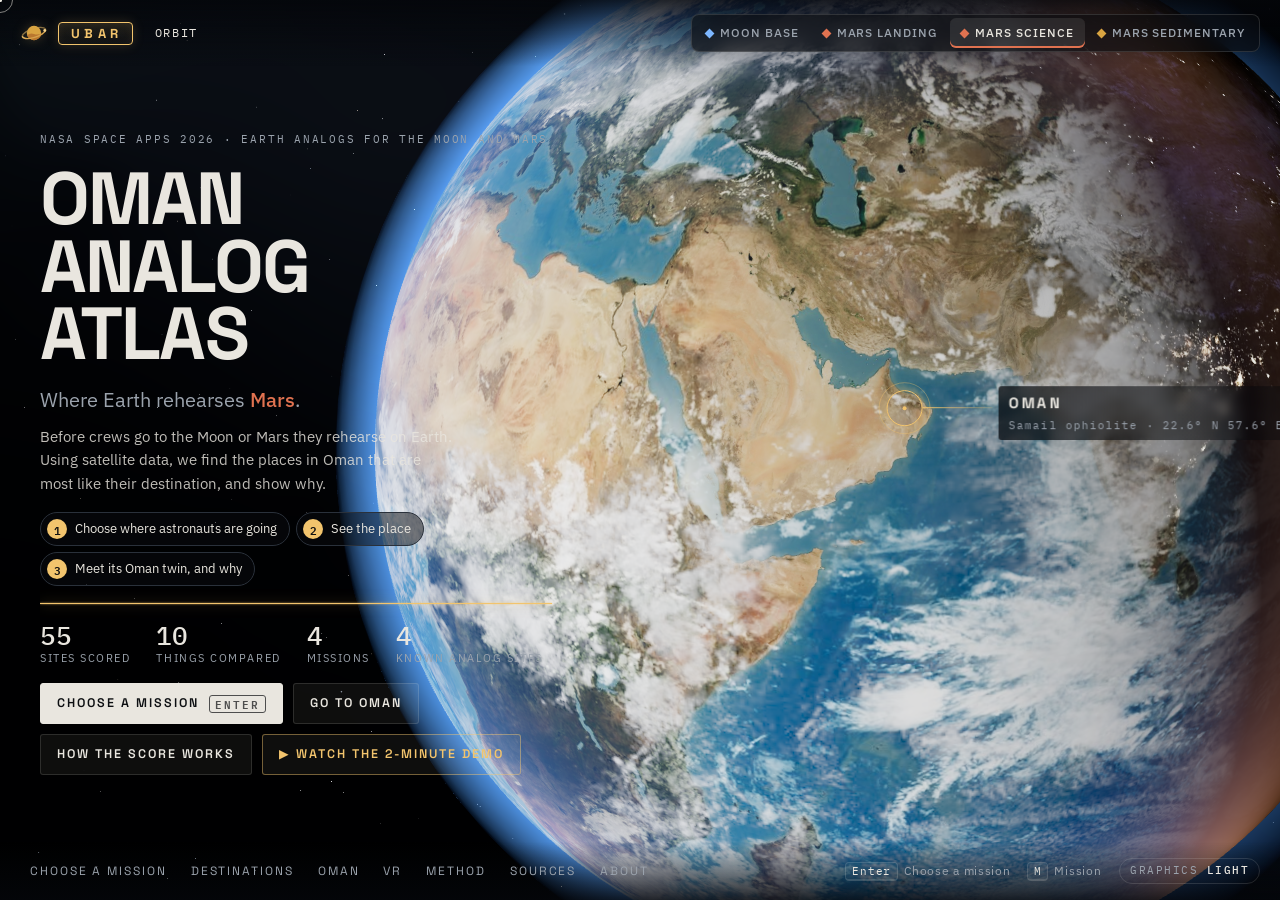
<file: web/index.html>
<!doctype html>
<html lang="en" data-mission="mars_science">
<head>
<meta charset="utf-8">
<meta name="viewport" content="width=device-width, initial-scale=1, viewport-fit=cover">
<title>UBAR · Oman Analog Atlas</title>
<meta name="description" content="Earth analogs in Oman for the Moon base and Mars, scored with an Analog Similarity Index. NASA Space Apps 2026.">
<link rel="preconnect" href="https://fonts.googleapis.com">
<link rel="preconnect" href="https://fonts.gstatic.com" crossorigin>
<link rel="stylesheet" href="https://fonts.googleapis.com/css2?family=IBM+Plex+Mono:wght@400;500&family=IBM+Plex+Sans:wght@400;500;600&family=Space+Grotesk:wght@500;600;700&display=swap">
<link rel="stylesheet" href="vendor/maplibre/maplibre-gl.css">
<link rel="stylesheet" href="css/theme.css">
<link rel="stylesheet" href="css/hud.css">
<link rel="stylesheet" href="css/views.css">
<link rel="stylesheet" href="css/phone.css">
<script type="importmap">
{ "imports": { "three": "./vendor/three/three.module.min.js", "three/addons/": "./vendor/three/addons/" } }
</script>
<script src="vendor/maplibre/maplibre-gl.js" defer></script>
</head>
<body>
  <!-- Layer 0: space scene (Orbit + Director) -->
  <div id="space-bg" aria-hidden="true"></div>
  <canvas id="space" aria-hidden="true"></canvas>
  <!-- Layer 1: destination map (Oman) -->
  <div id="map" hidden></div>
  <div id="map-vignette" hidden aria-hidden="true"></div>

  <!-- Layer 2: HUD chrome -->
  <header class="hud-top">
    <a class="brand" href="#orbit" aria-label="UBAR, Oman Analog Atlas, back to orbit" title="UBAR · Oman Analog Atlas">
      <svg class="brand-logo" viewBox="0 0 32 32" aria-hidden="true">
        <defs><linearGradient id="ubarGold" x1="0" y1="0" x2="1" y2="1"><stop offset="0" stop-color="#F7D68E"/><stop offset="1" stop-color="#C98A2B"/></linearGradient>
          <clipPath id="ubarPlanet"><circle cx="16" cy="16" r="8.2"/></clipPath></defs>
        <path d="M2.6 19.6 A14 5.2 -18 0 1 29.4 12.4" fill="none" stroke="url(#ubarGold)" stroke-width="1.5" opacity=".55"/>
        <g clip-path="url(#ubarPlanet)"><rect x="6" y="6" width="20" height="20" fill="#D9A441"/><path d="M8 18.5 Q12 15.6 16 17.2 T25 16.4 V26 H8Z" fill="#B9772F"/><path d="M19.5 6 A8.2 8.2 0 0 1 19.5 26 A10 10 0 0 0 19.5 6Z" fill="#7A4A1E" opacity=".55"/></g>
        <path d="M29.4 12.4 A14 5.2 -18 0 1 2.6 19.6" fill="none" stroke="url(#ubarGold)" stroke-width="1.6"/>
        <circle cx="28.3" cy="13.1" r="1.6" fill="#F7D68E"/>
      </svg>
      <span class="brand-name">UBAR</span>
    </a>
    <nav class="crumbs" id="crumbs" aria-label="Location"></nav>
    <div class="hud-right">
      <div class="mission" role="radiogroup" aria-label="Mission profile" id="mission">
        <button type="button" role="radio" data-m="moon_base"><i></i>Moon base</button>
        <button type="button" role="radio" data-m="mars_landing"><i></i>Mars landing</button>
        <button type="button" role="radio" data-m="mars_science"><i></i>Mars science</button>
        <button type="button" role="radio" data-m="mars_sedimentary"><i></i>Mars sedimentary</button>
      </div>
      <span class="mock-flag" id="mockFlag" hidden>Mock data</span>
    </div>
  </header>

  <!-- Layer 3: the active view -->
  <main id="view" tabindex="-1"></main>

  <footer class="hud-bottom">
    <nav class="menu" aria-label="Sections">
      <a href="#director" data-r="director" aria-label="Choose a mission"><span class="mlong">Choose a mission</span><span class="mshort">Mission</span></a>
      <a href="#destinations" data-r="destinations" aria-label="Destinations"><span class="mlong">Destinations</span><span class="mshort">Places</span></a>
      <a href="#oman" data-r="oman">Oman</a>
      <a href="#vr" data-r="vr">VR</a>
      <a href="#method" data-r="method">Method</a>
      <a href="#sources" data-r="sources">Sources</a>
      <a href="present/" data-r="about" id="aboutLink">About</a>
    </nav>
    <div class="hud-bottom-right">
      <div class="keys" id="keys" aria-hidden="true"></div>
      <button type="button" class="fx-btn" id="fxBtn" aria-pressed="true" title="Graphics quality (G)">Graphics <b>High</b></button>
    </div>
  </footer>

  <div id="reticle" aria-hidden="true"></div>
  <div id="tip" role="tooltip" hidden></div>
  <div id="toast" role="status" aria-live="polite"></div>

  <script type="module" src="js/main.js"></script>
</body>
</html>
</file>
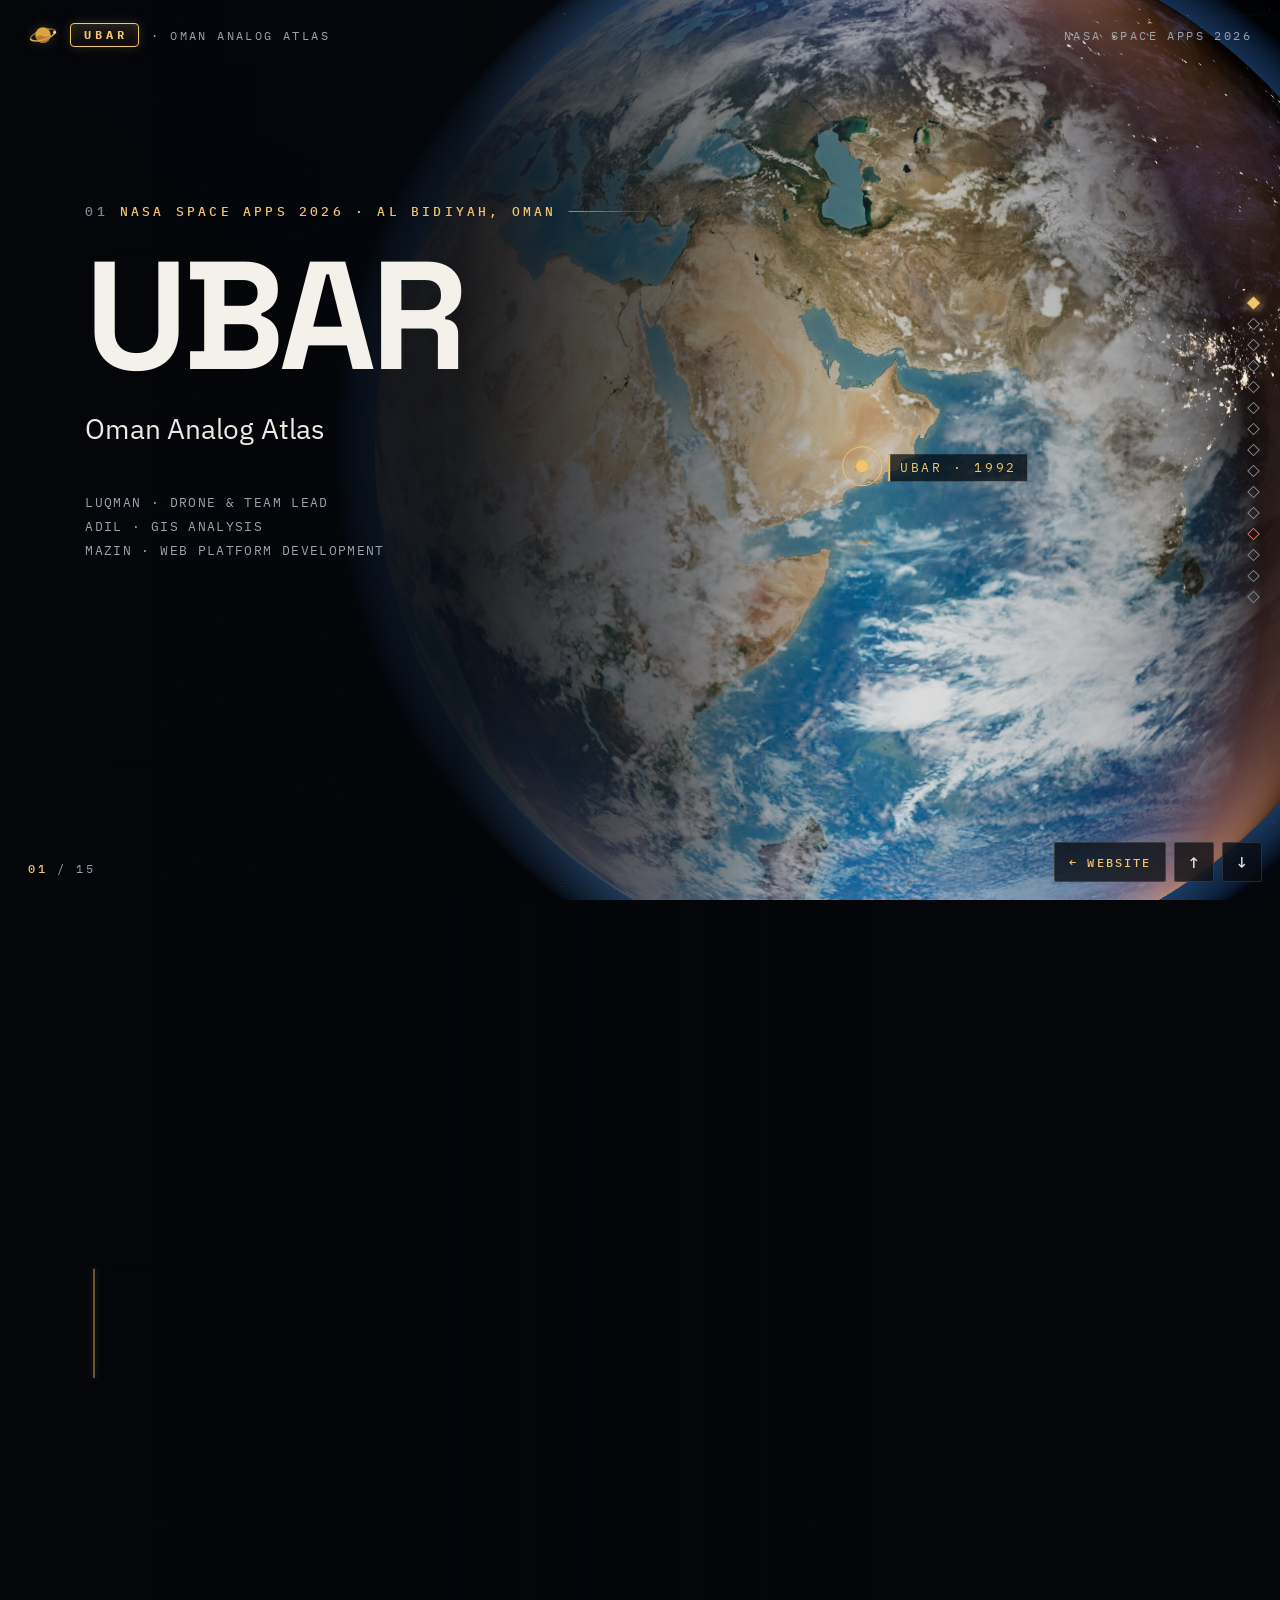
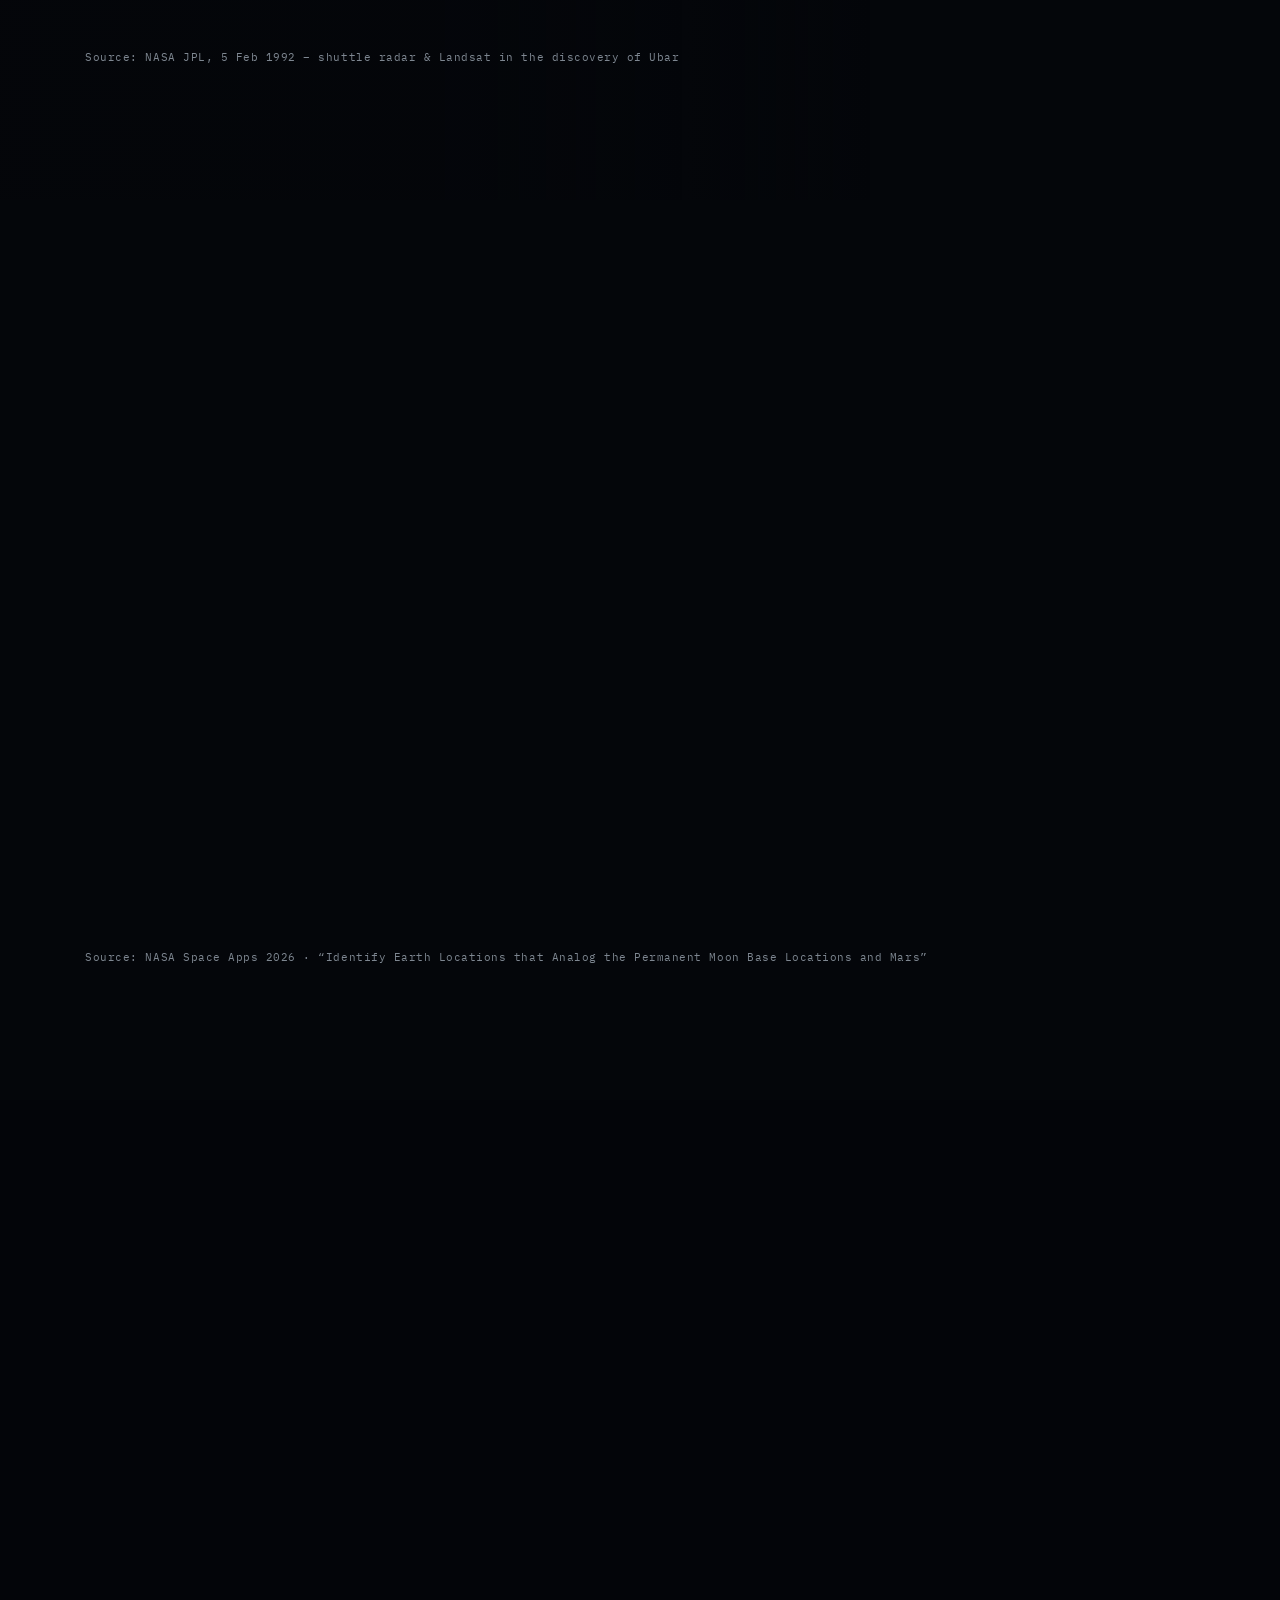
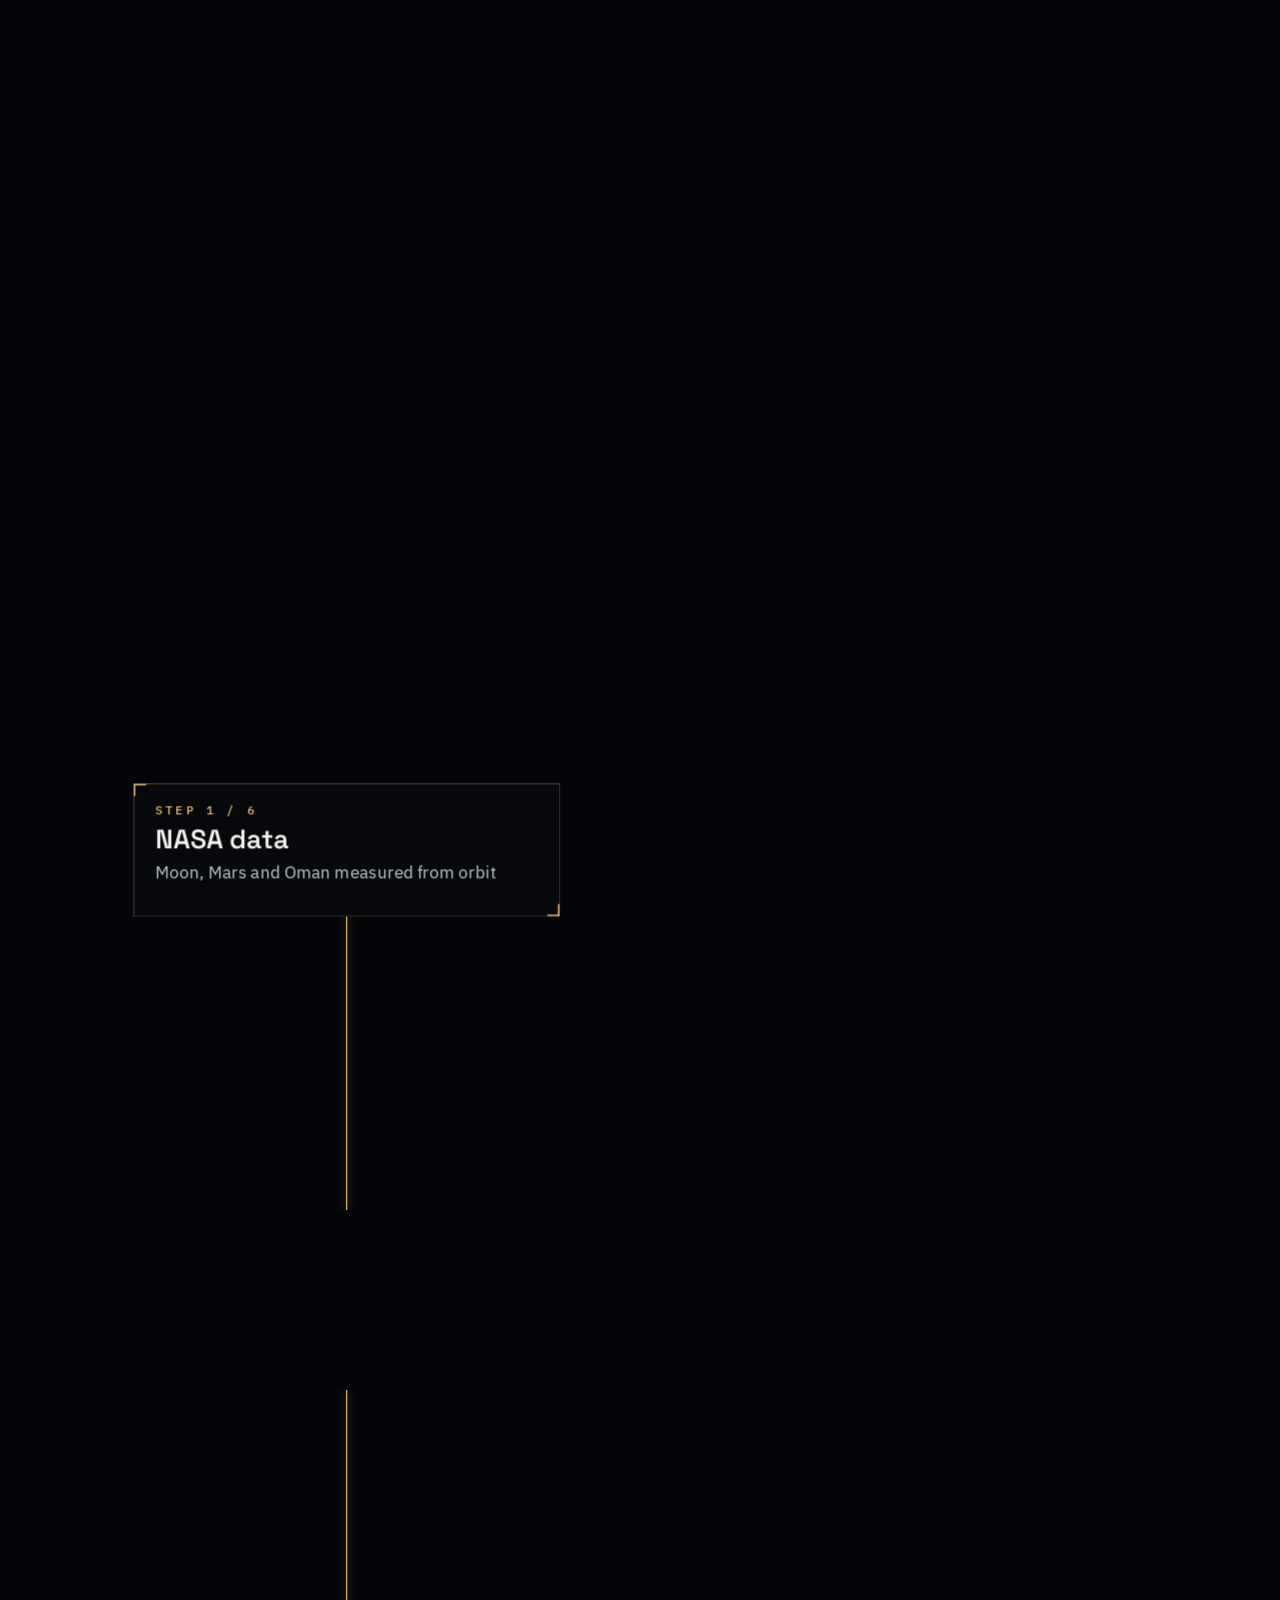
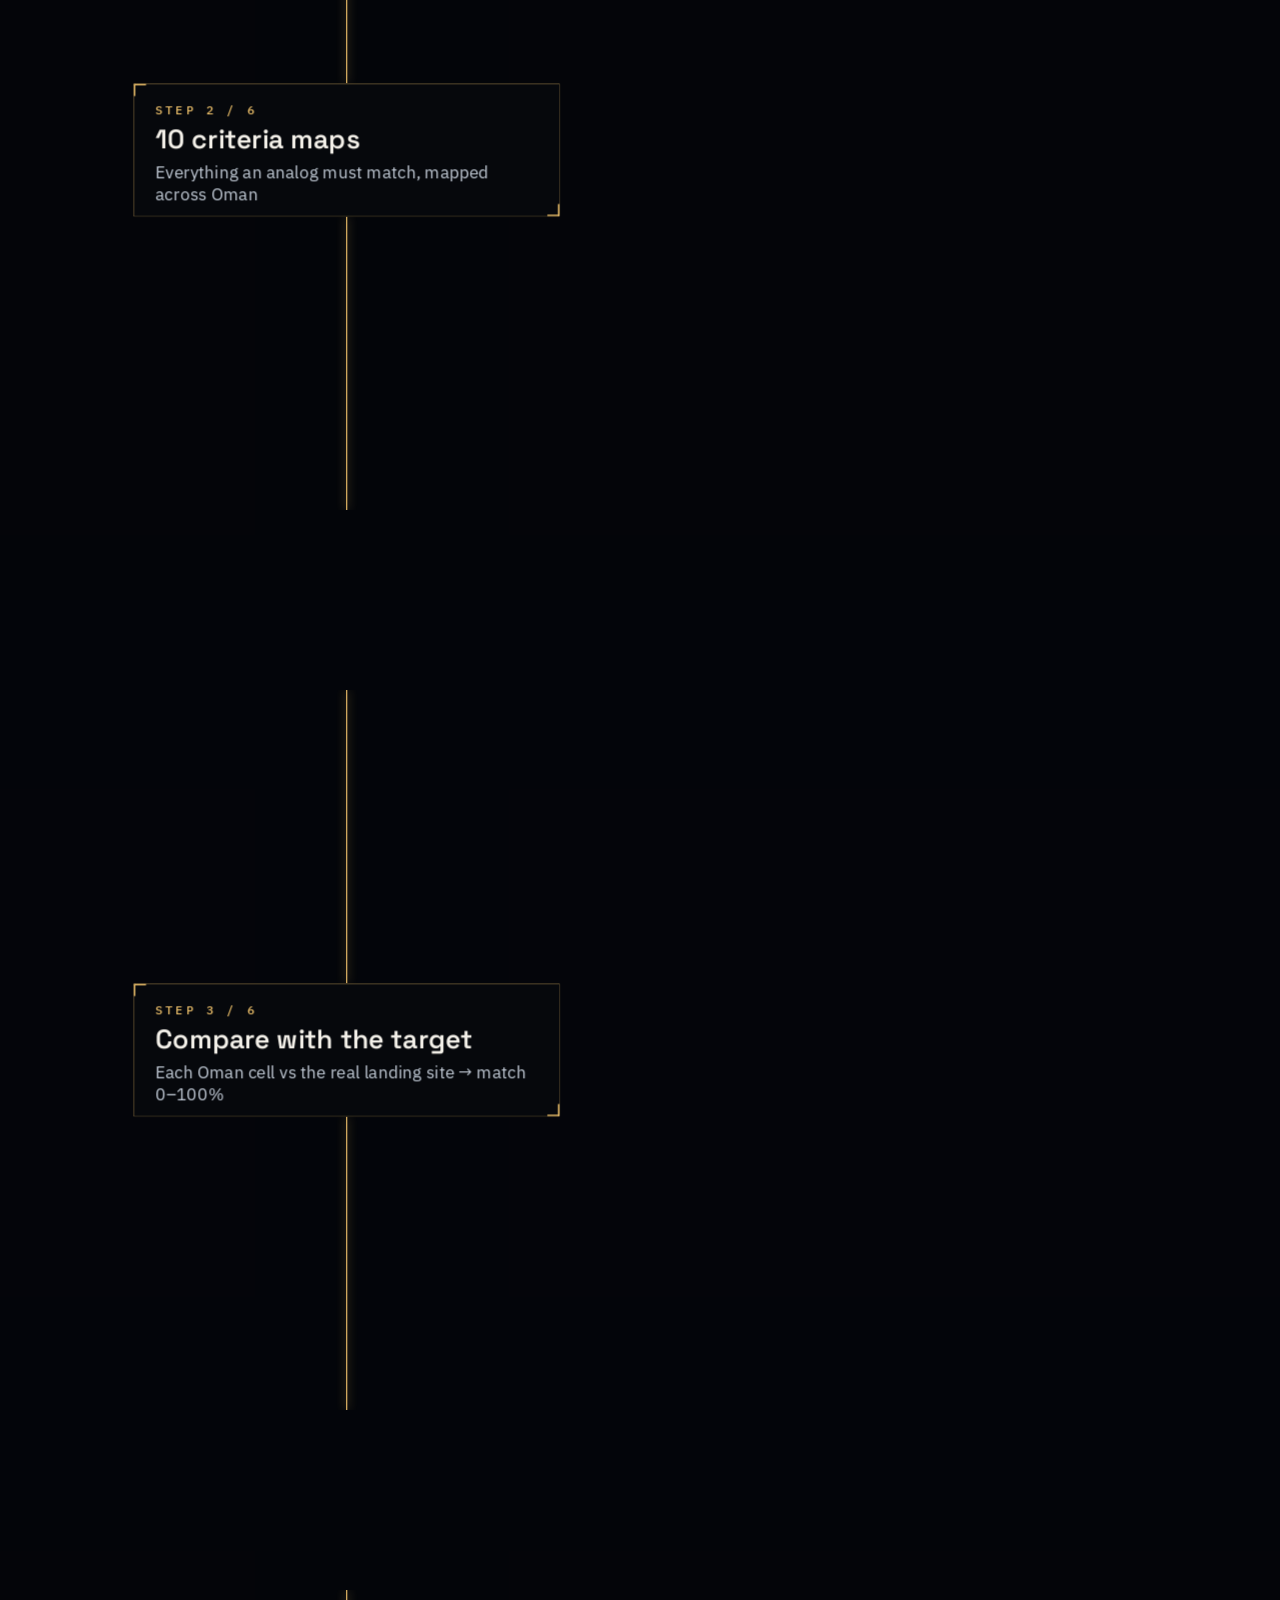
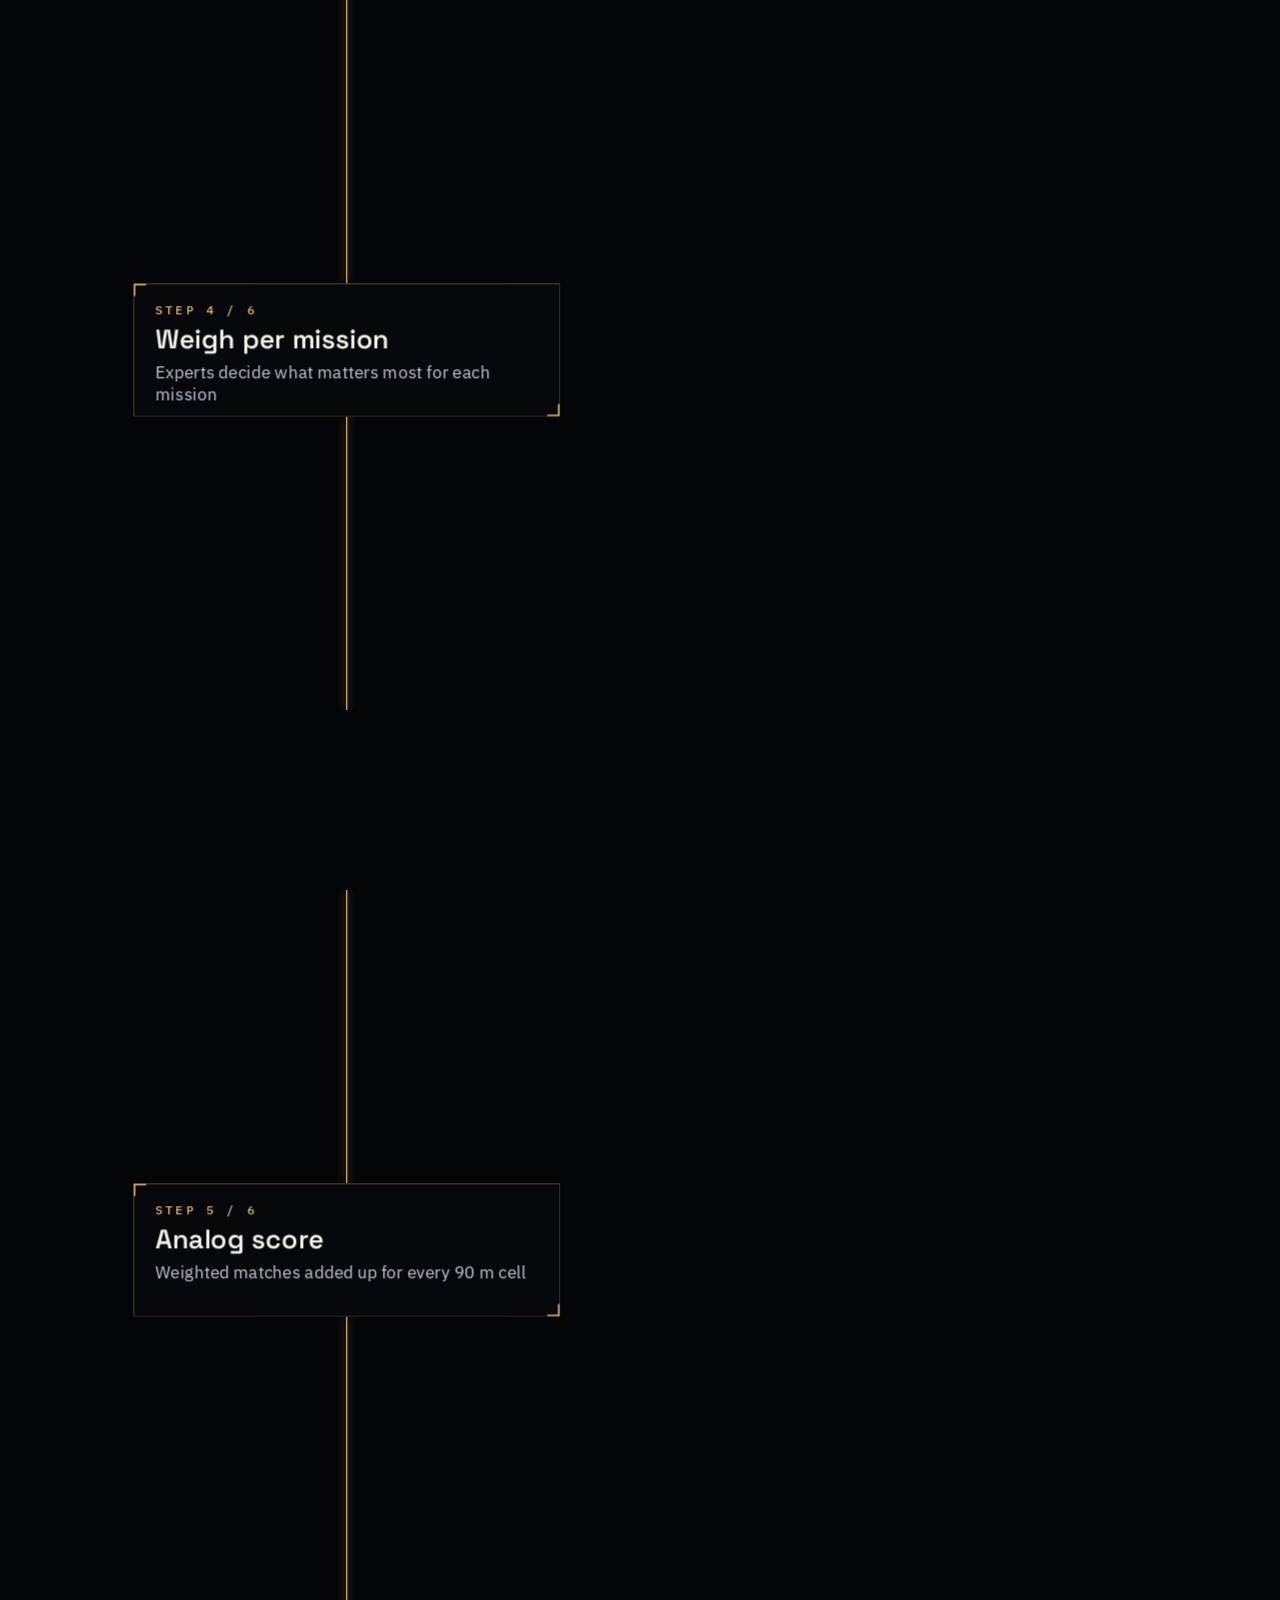
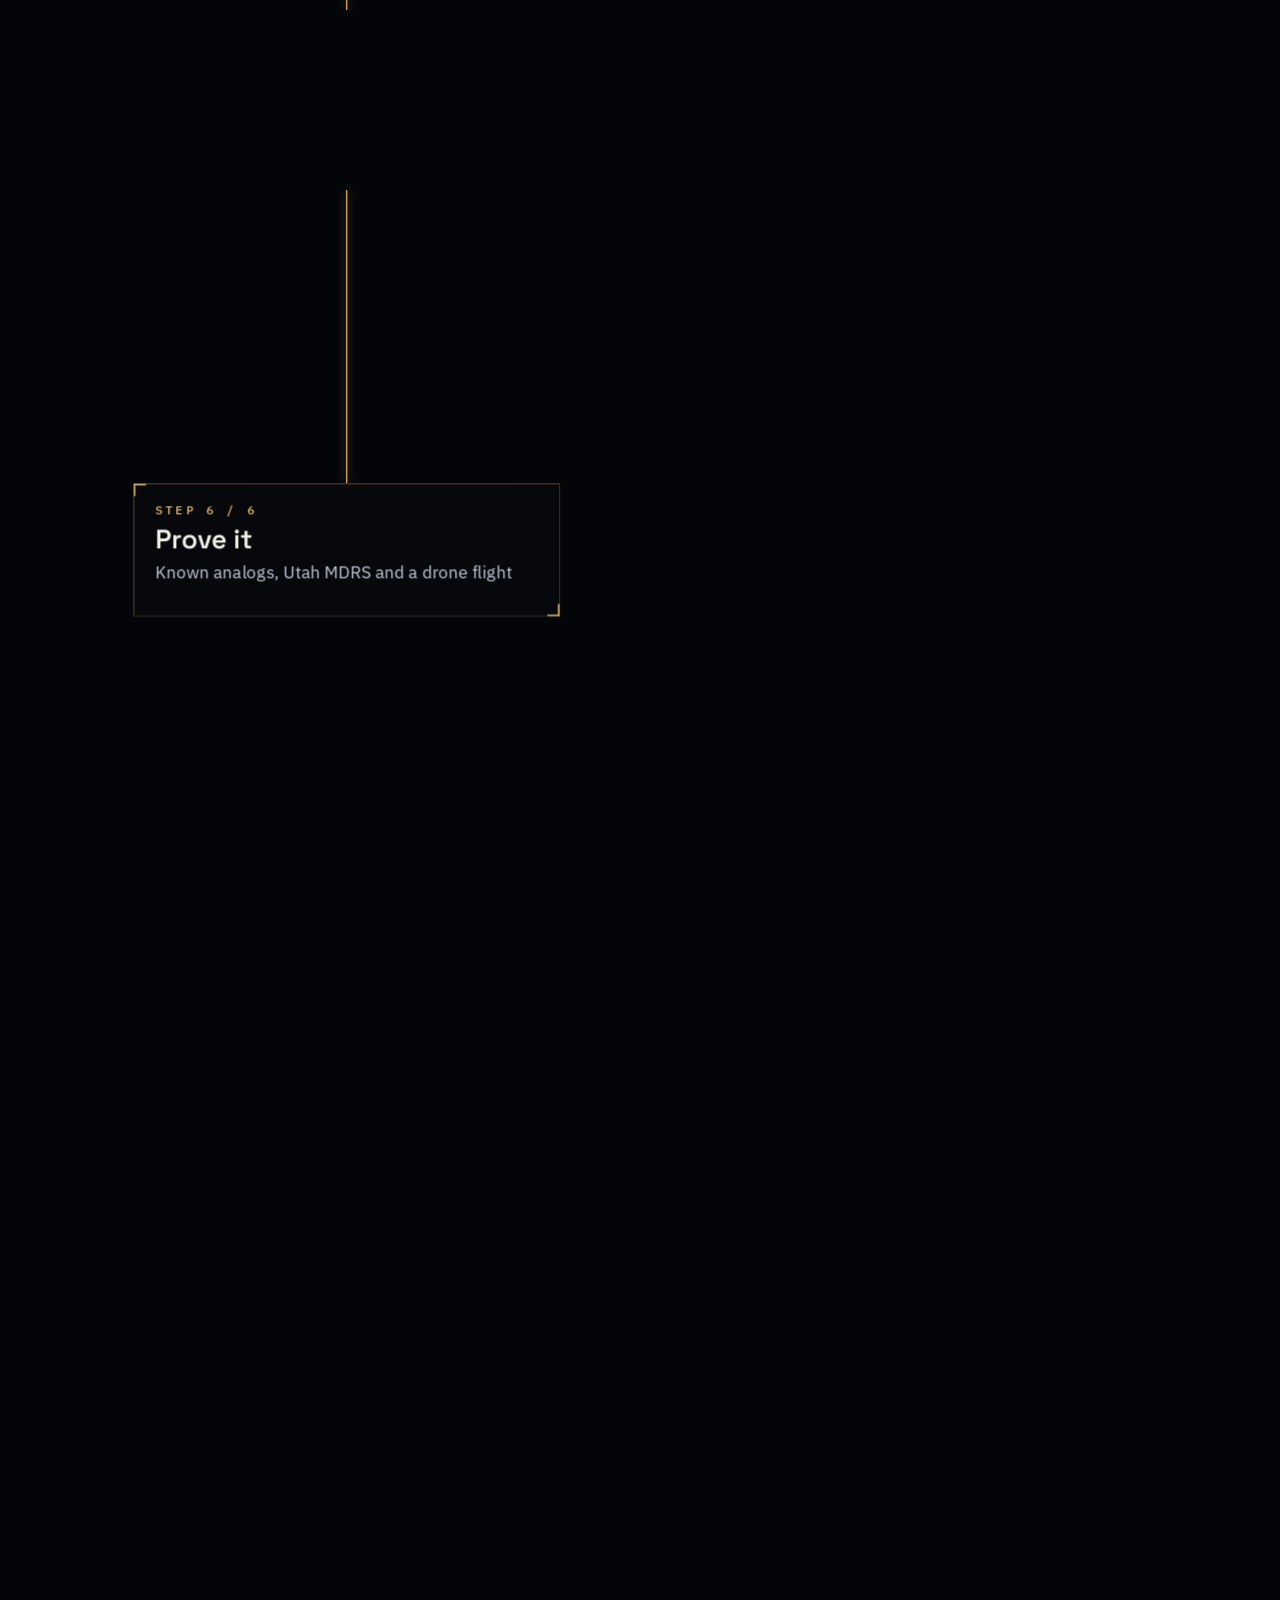
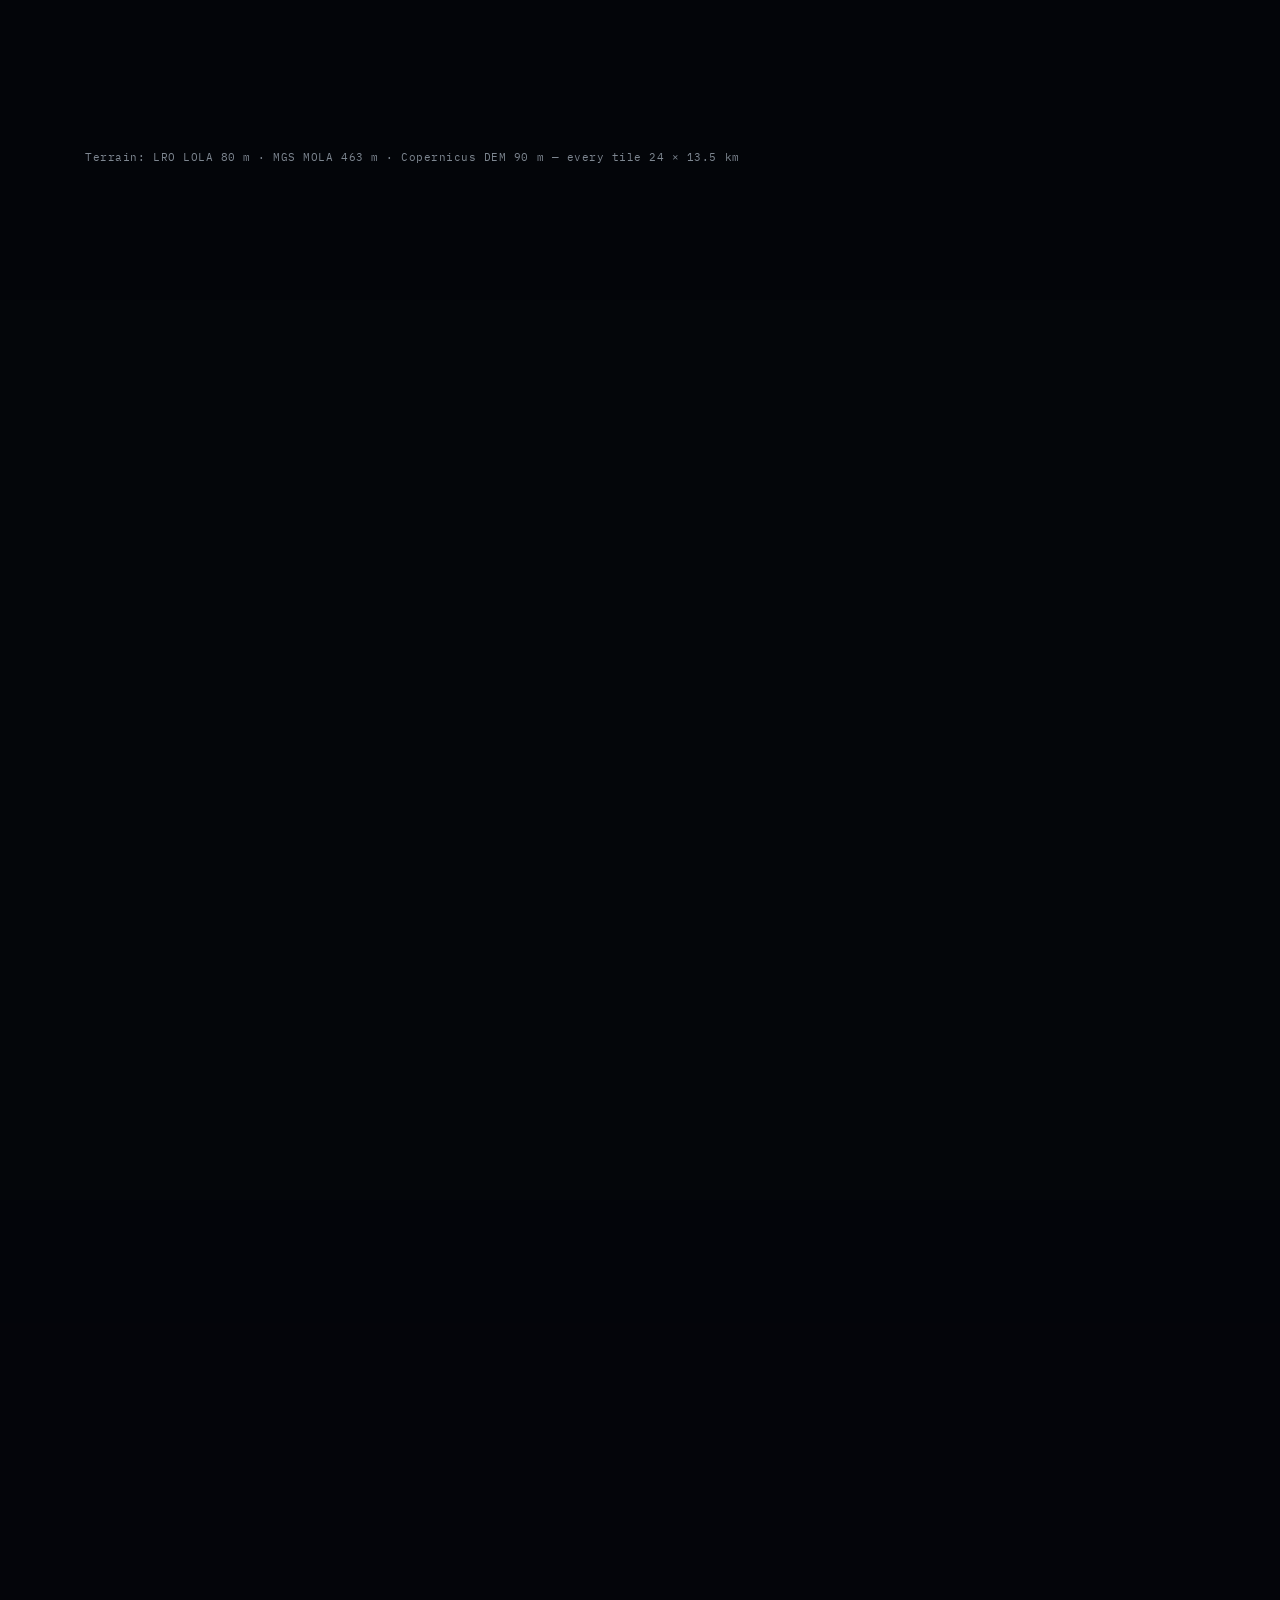
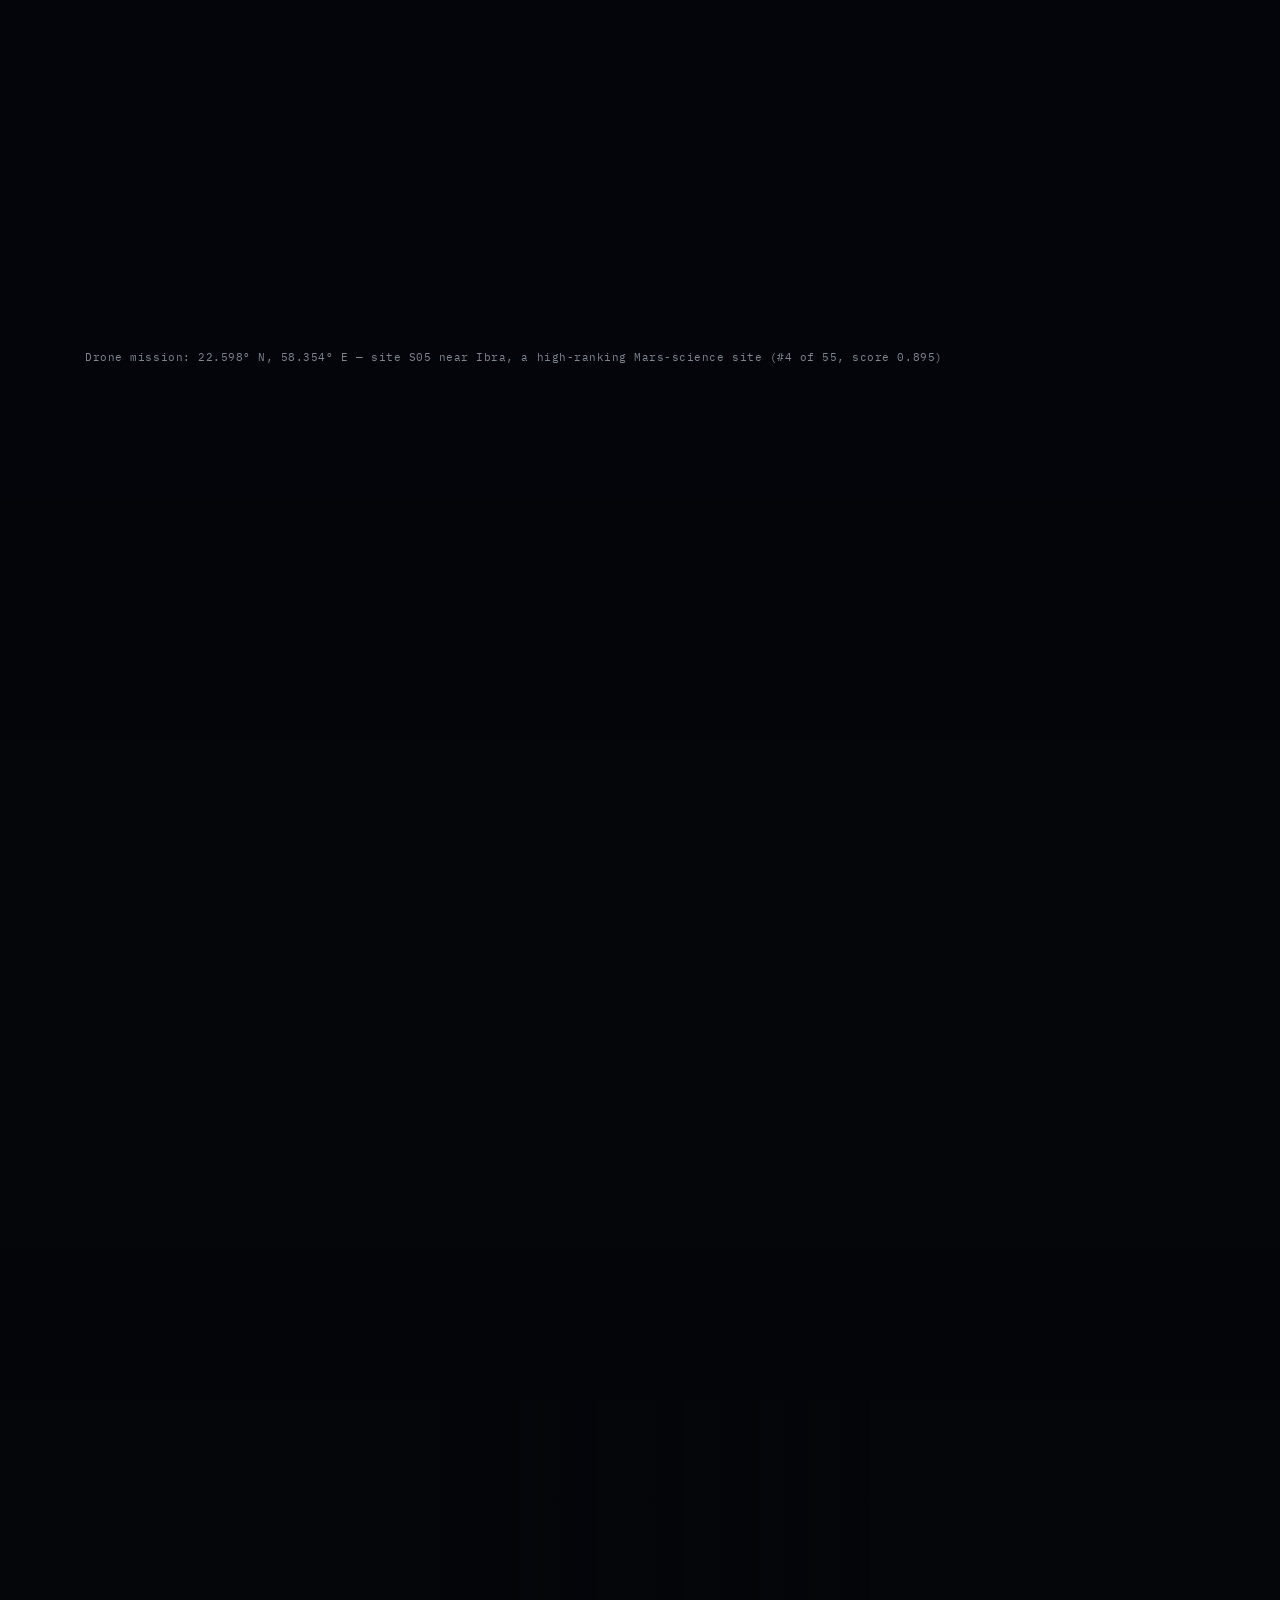
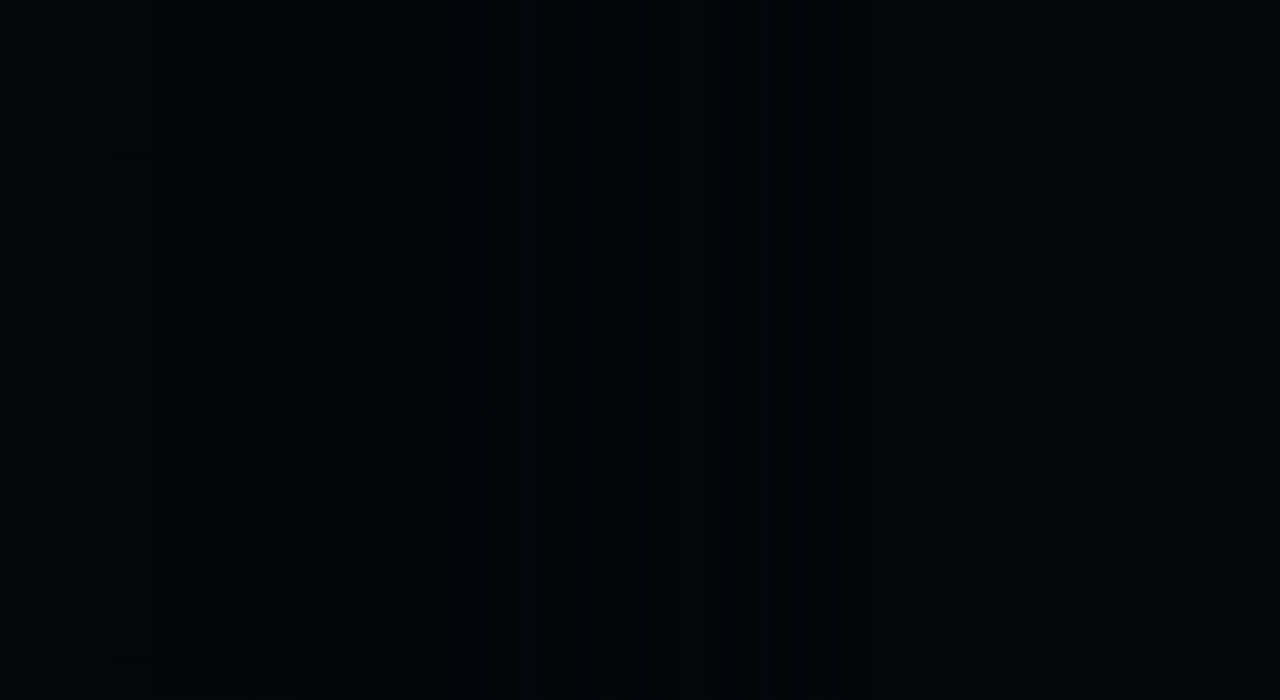
<file: web/present/index.html>
<!DOCTYPE html>
<html lang="en"><head><meta charset="utf-8"><meta name="viewport" content="width=device-width,initial-scale=1">
<title>UBAR · Oman Analog Atlas — presentation</title>
<link rel="preconnect" href="https://fonts.googleapis.com"><link rel="preconnect" href="https://fonts.gstatic.com" crossorigin><link rel="stylesheet" href="https://fonts.googleapis.com/css2?family=IBM+Plex+Mono:wght@400;500&family=IBM+Plex+Sans:wght@400;500;600&family=Space+Grotesk:wght@400;500;600;700&display=swap">
<script type="importmap">{ "imports": { "three": "../vendor/three/three.module.min.js", "three/addons/": "../vendor/three/addons/" } }</script>
<style>
/* UBAR deck · same visual language as ubar.space: the site's 3D space behind every slide,
   HUD panels with gold corner brackets, Space Grotesk / IBM Plex Sans / IBM Plex Mono. */
:root{--void:#04060A;--hair:rgba(233,230,223,.14);--fg:#E9E6DF;--muted:#9BA3AD;--faint:#7E8791;
  --moho:#F2C46D;--earth:#3FB68B;--ochre:#D9A441;--moon:#CBD5E1;--ice:#7DB7FF;--mars:#E07250;
  --glass:rgba(8,10,14,.74);--ease:cubic-bezier(.2,.7,.2,1);
  --f-display:"Space Grotesk","Segoe UI",system-ui,sans-serif;--f-body:"IBM Plex Sans","Segoe UI",system-ui,sans-serif;--f-mono:"IBM Plex Mono",ui-monospace,Consolas,monospace}
html,body{margin:0;height:100%;background:var(--void)}
html{scroll-snap-type:y mandatory;overflow-y:scroll;scroll-behavior:smooth;scrollbar-width:none}
html::-webkit-scrollbar{display:none}
body{font-family:var(--f-body);color:var(--fg)}
/* layer 0-1: the site's space scene (js/space/scene.js), one camera position per slide */
#space-bg{position:fixed;inset:0;z-index:0;background:
  radial-gradient(60% 50% at 78% 58%,rgba(63,182,139,.10),transparent 70%),radial-gradient(40% 40% at 20% 20%,rgba(125,183,255,.07),transparent 70%),
  radial-gradient(50% 45% at 95% 10%,rgba(224,114,80,.08),transparent 70%),var(--void)}
#space{position:fixed;inset:0;width:100%;height:100%;z-index:1;display:block;transition:opacity .8s var(--ease)}
body.web #space{opacity:0}
/* slides */
.page{height:100vh;width:100vw;scroll-snap-align:start;scroll-snap-stop:always;position:relative;z-index:2;overflow:hidden;display:flex;align-items:center;justify-content:center}
.page:before{content:"";position:absolute;inset:0;pointer-events:none;background:rgba(4,6,10,var(--dim,.55))}
.page.left:before{background:linear-gradient(90deg,rgba(4,6,10,.96) 0%,rgba(4,6,10,.9) 36%,rgba(4,6,10,.55) 52%,rgba(4,6,10,0) 68%)}
.stage{width:1920px;height:1080px;flex:none;position:relative;overflow:hidden;transform-origin:center center;transform:scale(var(--k,1));padding:128px;box-sizing:border-box}
h1,h2,h3{font-family:var(--f-display);color:#F4F1EA;margin:0;font-weight:600}
h1{font-size:230px;font-weight:700;letter-spacing:-.035em;line-height:1}
h2{font-size:76px;line-height:1.04;letter-spacing:-.02em}
h3{font-size:30px;line-height:1.2}
p{font-size:32px;line-height:1.42;margin:0;color:#D6DADF}
.stage p,.stage h1,.stage h2,.stage h3{margin:0}
.stage a{color:var(--moho)}
.eyebrow{font-family:var(--f-mono);font-size:20px;letter-spacing:.24em;text-transform:uppercase;color:var(--moho);font-weight:500;display:flex;align-items:center;gap:18px}
.eyebrow:before{content:attr(data-n);color:var(--faint)}
.eyebrow:after{content:"";height:1px;width:140px;background:linear-gradient(90deg,var(--moho),transparent)}
.lead{font-size:42px;line-height:1.3;color:#EDEAE3}
.small{font-size:24px;line-height:1.45}
.stack{display:flex;flex-direction:column;gap:28px}
.row{display:flex;gap:32px}
.col{display:flex;flex-direction:column;gap:24px}
.hl{color:var(--moho)}.mars{color:var(--mars)}
/* HUD panel: glass, hairline, gold corner brackets (like the site's panels) */
.card,.chip{border-radius:2px;border:1px solid var(--hair);background:linear-gradient(var(--moho),var(--moho)) 0 0/18px 2px no-repeat,linear-gradient(var(--moho),var(--moho)) 0 0/2px 18px no-repeat,linear-gradient(var(--moho),var(--moho)) 100% 100%/18px 2px no-repeat,linear-gradient(var(--moho),var(--moho)) 100% 100%/2px 18px no-repeat,var(--glass);backdrop-filter:blur(8px);-webkit-backdrop-filter:blur(8px);
  padding:30px 32px;display:flex;flex-direction:column;gap:12px}
.card p{font-size:28px;line-height:1.38}
.card h3{font-size:30px}
.footer{position:absolute;left:128px;bottom:70px;width:1664px;font-family:var(--f-mono);font-size:16px;letter-spacing:.08em;color:var(--faint);display:flex}
.footer span:first-child{display:none}
.shot{border-radius:2px;border:1px solid var(--hair);object-fit:cover}
.cap{font-size:24px;line-height:1.45;color:#C9CED5}
.stage table{font-size:28px;color:#E9E6DF;border-collapse:collapse}
.stage table th{font-family:var(--f-mono);font-size:17px;letter-spacing:.18em;text-transform:uppercase;color:var(--faint);font-weight:500}
.stage table th,.stage table td{text-align:left;padding:12px 14px;border-bottom:1px solid var(--hair)}
/* motion */
@keyframes rise{from{opacity:0;transform:translateY(24px)}to{opacity:1;transform:translateY(0)}}
@keyframes fadein{from{opacity:0}to{opacity:1}}
.r{animation:rise 650ms var(--ease) both;animation-delay:calc(var(--i,0) * 130ms)}
.f{animation:fadein 800ms ease both;animation-delay:calc(var(--i,0) * 130ms)}
.page:not(.in) .r,.page:not(.in) .f{animation:none;opacity:0}
/* workflow: one glowing gold line runs through the step cards as you scroll */
.wf .wfl{position:absolute;left:519px;width:2px;background:var(--moho);opacity:.85;box-shadow:0 0 14px rgba(242,196,109,.7)}
.wf .wfcard{z-index:1;background:linear-gradient(var(--moho),var(--moho)) 0 0/18px 2px no-repeat,linear-gradient(var(--moho),var(--moho)) 0 0/2px 18px no-repeat,linear-gradient(var(--moho),var(--moho)) 100% 100%/18px 2px no-repeat,linear-gradient(var(--moho),var(--moho)) 100% 100%/2px 18px no-repeat,rgba(8,10,14,.84)!important;border:1px solid rgba(242,196,109,.45)!important;border-radius:2px!important;backdrop-filter:blur(8px)}
.wf .wfcard p:first-child{font-family:var(--f-mono)!important;font-size:18px!important;font-weight:500!important;letter-spacing:.24em!important}
/* solution: three linked steps */
.solrow{display:flex;align-items:stretch}
.solc{flex:1;min-height:240px;padding:40px 40px 46px;gap:26px;justify-content:space-between}
.solc .sn{font-family:var(--f-mono);font-size:22px;letter-spacing:.24em;text-transform:uppercase;color:var(--moho)}
.solc .sn b{font-weight:500;color:var(--faint);margin-right:14px}
.solc h3{font-size:48px;line-height:1.1;letter-spacing:-.01em}
.sarr{width:96px;flex:none;position:relative}
.sarr:before{content:"";position:absolute;left:16px;right:22px;top:50%;height:2px;background:var(--moho);box-shadow:0 0 10px rgba(242,196,109,.6)}
.sarr:after{content:"";position:absolute;right:18px;top:50%;width:14px;height:14px;border-top:2px solid var(--moho);border-right:2px solid var(--moho);transform:translateY(-50%) rotate(45deg)}
/* prove: how much of Oman each known analog beats, with the 50% "random spot" line */
.beats{position:relative;display:flex;flex-direction:column;gap:44px;padding-top:52px}
.brow{display:flex;align-items:center;gap:14px}
.brow .bl{width:316px;flex:none;display:flex;flex-direction:column;gap:2px}
.brow .bl b{font:600 28px/1.15 var(--f-display);color:#F4F1EA}
.brow .bl span{font-family:var(--f-mono);font-size:15px;letter-spacing:.12em;text-transform:uppercase;color:var(--faint)}
.brow .bt{width:420px;flex:none;height:26px;background:rgba(233,230,223,.08);position:relative}
.brow .bt i{position:absolute;left:0;top:0;bottom:0;width:var(--w);background:var(--moho);box-shadow:0 0 16px rgba(242,196,109,.45);transform-origin:left}
.page.in .brow .bt i{animation:grow 900ms var(--ease) both;animation-delay:calc(var(--d) * 160ms + 450ms)}
@keyframes grow{from{transform:scaleX(0)}to{transform:scaleX(1)}}
.brow .bv{font:500 32px var(--f-mono);color:var(--moho);width:110px;flex:none;text-align:right}
.bline{position:absolute;top:0;bottom:-10px;left:540px;border-left:2px dashed rgba(233,230,223,.55)}
.bline span{position:absolute;top:0;left:10px;white-space:nowrap;font-family:var(--f-mono);font-size:16px;letter-spacing:.14em;text-transform:uppercase;color:#C9CED5}
/* icons */
.ic{color:var(--moho);flex:none}
.icard{gap:12px}.icard p{font-size:30px}
/* Ubar timeline */
.tl{position:relative;display:flex;flex-direction:column;gap:34px;padding-left:44px}
.tl:before{content:"";position:absolute;left:12px;top:16px;bottom:16px;width:2px;background:var(--moho);opacity:.6;box-shadow:0 0 10px rgba(242,196,109,.6)}
.tli{position:relative;display:flex;gap:28px;align-items:baseline}
.tli:before{content:"";position:absolute;left:-44px;top:12px;width:26px;height:26px;transform:rotate(45deg) scale(.7);background:var(--void);border:2px solid var(--moho);box-sizing:border-box}
.tli.now:before{background:var(--moho);box-shadow:0 0 16px var(--moho)}
.tli .yr{font-family:var(--f-mono);font-size:44px;font-weight:500;color:var(--moho);width:150px;flex:none}
.tli p{font-size:34px;color:#E2E5E9}
.tli.now p{color:#F4F1EA;font-weight:600}
/* weights tabs (styled like the site's mission switch) */
.wtabs{display:flex;gap:0;border:1px solid var(--hair);border-radius:2px;width:max-content;background:var(--glass)}
.wtabs button{font:500 17px var(--f-mono);letter-spacing:.16em;text-transform:uppercase;color:var(--muted);background:transparent;border:0;border-right:1px solid var(--hair);padding:14px 20px;cursor:pointer}
.wtabs button:last-child{border-right:0}
.wtabs button:before{content:"◆ ";color:var(--faint)}
.wtabs button[aria-selected="true"]{color:var(--fg);box-shadow:inset 0 -2px 0 var(--mars);background:rgba(224,114,80,.12)}
.wtabs button[aria-selected="true"]:before{color:var(--mars)}
.wrow{display:flex;align-items:center;gap:20px}
.wrow .wl{flex:none;width:330px;font-size:28px;color:#E9E6DF}
.wrow .wb{flex:none;height:30px;border-radius:1px;background:var(--moho);transition:width .7s var(--ease),background .4s}
.wrow .wb.top{background:var(--mars);box-shadow:0 0 18px rgba(224,114,80,.5)}
.wrow .wp{font-family:var(--f-mono);font-size:26px;font-weight:500;color:#F4F1EA;min-width:70px}
/* percentile scale */
.pscale{position:relative;width:872px;height:372px}
.pscale .trk{position:absolute;left:0;right:0;top:184px;height:6px;background:linear-gradient(90deg,#2A313B,#5C4A2E 60%,var(--moho));box-shadow:0 0 14px rgba(242,196,109,.35)}
.pscale .ax{position:absolute;top:202px;font-family:var(--f-mono);font-size:16px;letter-spacing:.1em;color:var(--faint)}
.pm{position:absolute;width:0}
.pm .dot{position:absolute;left:-10px;top:177px;width:20px;height:20px;transform:rotate(45deg);background:var(--moho);border:3px solid var(--void);box-sizing:border-box;box-shadow:0 0 14px var(--moho)}
.pm .stem{position:absolute;left:-.5px;width:1px;background:var(--muted)}
.pm .lab{position:absolute;white-space:nowrap}
.pm .lab b{display:block;font:500 40px/1 var(--f-mono);color:var(--moho)}
.pm .lab span{font-size:22px;color:#C9CED5}
.pm.pr .lab{right:0;text-align:right}.pm.pl .lab{left:0}
.chips{display:flex;gap:20px}
.chip{flex:1;padding:16px 22px;gap:4px}
.chip b{font:500 38px/1.1 var(--f-mono);color:var(--moho)}
.chip span{font-size:22px;line-height:1.3;color:#C9CED5}
/* target badges */
.shotw{position:relative}
.badge{position:absolute;left:22px;top:92px;background:linear-gradient(var(--moho),var(--moho)) 0 0/18px 2px no-repeat,linear-gradient(var(--moho),var(--moho)) 0 0/2px 18px no-repeat,linear-gradient(var(--moho),var(--moho)) 100% 100%/18px 2px no-repeat,linear-gradient(var(--moho),var(--moho)) 100% 100%/2px 18px no-repeat,rgba(4,6,10,.86);border:1px solid var(--hair);border-radius:2px;padding:12px 22px}
.badge b{display:block;font:500 62px/1 var(--f-mono);color:var(--moho)}
.badge span{display:block;margin-top:8px;font-family:var(--f-mono);font-size:16px;color:#E9E6DF;letter-spacing:.18em;text-transform:uppercase}
.badge.weak b{color:var(--mars)}
/* field flip cards */
.flips{display:grid;grid-template-columns:340px 340px;gap:24px 40px}
.flip{height:176px;perspective:1200px;cursor:pointer;background:none;border:0;padding:0;text-align:left;font:inherit;color:inherit}
.flip .fi{position:relative;width:100%;height:100%;transition:transform .7s var(--ease);transform-style:preserve-3d}
.flip.on .fi{transform:rotateY(180deg)}
.flip .face{position:absolute;inset:0;backface-visibility:hidden;-webkit-backface-visibility:hidden;border-radius:2px;padding:20px 24px;box-sizing:border-box;display:flex;flex-direction:column;justify-content:space-between}
.flip .front{background:linear-gradient(var(--moho),var(--moho)) 0 0/18px 2px no-repeat,linear-gradient(var(--moho),var(--moho)) 0 0/2px 18px no-repeat,linear-gradient(var(--moho),var(--moho)) 100% 100%/18px 2px no-repeat,linear-gradient(var(--moho),var(--moho)) 100% 100%/2px 18px no-repeat,var(--glass);border:1px solid var(--hair)}
.flip .back{background:rgba(20,46,36,.9);border:1px solid var(--earth);transform:rotateY(180deg)}
.flip .k{font-family:var(--f-mono);font-size:16px;letter-spacing:.22em;text-transform:uppercase;color:var(--faint)}
.flip .back .k{color:var(--earth)}
.flip .v{font:500 50px/1 var(--f-mono);color:var(--moho)}
.flip .back .v{font-family:var(--f-display);font-size:34px;color:#F4F1EA;line-height:1.15}
.flip .d{font-size:22px;color:#C9CED5}
.flip:focus-visible .face{outline:2px solid var(--moho);outline-offset:3px}
/* website slide */
.page.live{display:block}
.page.live:before{display:none}
.page.live iframe{position:absolute;inset:0;width:100%;height:100%;border:0}
/* HUD chrome around the deck (hidden on the website slide, which has the site's own) */
.chrome{position:fixed;left:0;right:0;top:0;z-index:6;display:flex;justify-content:space-between;align-items:center;padding:20px 28px;pointer-events:none;
  font-family:var(--f-mono);font-size:12px;letter-spacing:.2em;text-transform:uppercase;color:var(--muted);transition:opacity .4s}
.chrome .brand{display:flex;align-items:center;gap:12px;color:var(--fg);font-weight:500}
.chrome .brand .ubar-logo{width:30px;height:30px;flex:none;filter:drop-shadow(0 0 6px rgba(242,196,109,.25))}
.chrome .brand .ubar-name{color:var(--moho);border:1.5px solid var(--moho);border-radius:4px;padding:5px 10px 5px 13px;letter-spacing:.34em;font-weight:700;line-height:1;
  background:linear-gradient(180deg,rgba(242,196,109,.12),rgba(242,196,109,.02));box-shadow:0 0 12px rgba(242,196,109,.18),inset 0 0 8px rgba(242,196,109,.08)}
.chrome .brand em{font-style:normal;color:var(--muted);font-weight:400}
#count{position:fixed;left:28px;bottom:24px;z-index:6;font-family:var(--f-mono);font-size:12px;letter-spacing:.22em;color:var(--muted);transition:opacity .4s}
#count b{color:var(--moho);font-weight:500}
body.web .chrome,body.web #count{opacity:0}
/* pin on the real globe (Ubar) */
#pins{position:fixed;inset:0;z-index:3;pointer-events:none}
.pin{position:absolute;left:0;top:0;opacity:0;transition:opacity .6s}
.pin.on{opacity:1}
.pin i{position:absolute;left:-6px;top:-6px;width:12px;height:12px;border-radius:50%;background:var(--moho);box-shadow:0 0 18px var(--moho)}
.pin i:after{content:"";position:absolute;inset:-14px;border:1px solid var(--moho);border-radius:50%;animation:ping 2.4s ease-out infinite}
.pin span{position:absolute;left:26px;top:-12px;white-space:nowrap;font-family:var(--f-mono);font-size:13px;letter-spacing:.2em;text-transform:uppercase;color:var(--moho);background:rgba(4,6,10,.72);padding:5px 10px;border-left:2px solid var(--moho)}
@keyframes ping{from{transform:scale(.3);opacity:.9}to{transform:scale(1.7);opacity:0}}
/* controls */
#nav{position:fixed;right:22px;top:50%;transform:translateY(-50%);z-index:10;display:flex;flex-direction:column;gap:12px}
#nav button{width:9px;height:9px;transform:rotate(45deg);border:1px solid var(--faint);background:transparent;padding:0;cursor:pointer;border-radius:0}
#nav button.on{background:var(--moho);border-color:var(--moho);box-shadow:0 0 10px var(--moho)}
#nav button.lv{border-color:var(--mars)}
#arrows{position:fixed;right:18px;bottom:18px;z-index:10;display:flex;gap:8px}
#arrows button,#arrows a{height:40px;min-width:40px;border-radius:2px;border:1px solid var(--hair);background:var(--glass);color:var(--fg);cursor:pointer;box-sizing:border-box;
  display:flex;align-items:center;justify-content:center;text-decoration:none;font:500 16px var(--f-mono);backdrop-filter:blur(8px)}
#arrows a{font-size:11.5px;letter-spacing:.18em;text-transform:uppercase;padding:0 14px;color:var(--moho)}
#arrows button:hover,#arrows a:hover{border-color:var(--moho)}
#notes{position:fixed;left:0;right:0;bottom:0;z-index:11;background:rgba(4,6,10,.95);color:#E9E6DF;font:19px/1.5 var(--f-body);padding:16px 28px;display:none;border-top:1px solid var(--moho)}
body.shownotes #notes{display:block}
#toast{display:none}
@media (prefers-reduced-motion:reduce){html{scroll-behavior:auto}.r,.f{animation:none!important}.flip .fi,.wrow .wb{transition:none}.pin i:after{animation:none}}
</style></head><body>
<div id="space-bg" aria-hidden="true"></div><canvas id="space" aria-hidden="true"></canvas>
<div id="pins" aria-hidden="true"><div class="pin" id="pinUbar"><i></i><span>Ubar · 1992</span></div></div>
<header class="chrome" aria-hidden="true"><span class="brand"><svg class="ubar-logo" viewBox="0 0 32 32" aria-hidden="true">
        <defs><linearGradient id="ubarGoldD" x1="0" y1="0" x2="1" y2="1"><stop offset="0" stop-color="#F7D68E"/><stop offset="1" stop-color="#C98A2B"/></linearGradient>
          <clipPath id="ubarPlanetD"><circle cx="16" cy="16" r="8.2"/></clipPath></defs>
        <path d="M2.6 19.6 A14 5.2 -18 0 1 29.4 12.4" fill="none" stroke="url(#ubarGoldD)" stroke-width="1.5" opacity=".55"/>
        <g clip-path="url(#ubarPlanetD)"><rect x="6" y="6" width="20" height="20" fill="#D9A441"/><path d="M8 18.5 Q12 15.6 16 17.2 T25 16.4 V26 H8Z" fill="#B9772F"/><path d="M19.5 6 A8.2 8.2 0 0 1 19.5 26 A10 10 0 0 0 19.5 6Z" fill="#7A4A1E" opacity=".55"/></g>
        <path d="M29.4 12.4 A14 5.2 -18 0 1 2.6 19.6" fill="none" stroke="url(#ubarGoldD)" stroke-width="1.6"/>
        <circle cx="28.3" cy="13.1" r="1.6" fill="#F7D68E"/>
      </svg><b class="ubar-name">UBAR</b> <em>· Oman Analog Atlas</em></span><span id="sec"></span></header>
<div id="count" aria-hidden="true"></div><div id="toast" hidden></div>
<section class="page left" data-id="cover" data-cam="orbit" data-sec="NASA Space Apps 2026" data-pin="Ubar · 1992"><div class="stage" style="padding:128px 128px 160px">

<div class="stack" style="width:1000px;margin-top:40px">
<p class="eyebrow r" style="--i:0">NASA Space Apps 2026 · Al Bidiyah, Oman</p>
<h1 class="r" style="--i:1">UBAR</h1>
<p class="lead r" style="--i:2;max-width:860px">Oman Analog Atlas</p>
<p class="r" style="--i:3;margin-top:36px;font-family:var(--f-mono);font-size:19px;line-height:1.9;letter-spacing:.16em;text-transform:uppercase;color:#9BA3AD">Luqman · Drone &amp; team lead<br>Adil · GIS analysis<br>Mazin · Web platform development</p>
</div>


</div></section>
<section class="page left" data-id="ubar" data-cam="orbit" data-sec="Why UBAR" data-pin="Ubar (Shisr) · Dhofar"><div class="stage" style="padding:128px 128px 160px">

<div class="stack" style="width:980px;gap:44px">
<p class="eyebrow r" style="--i:0">Why we are called UBAR</p>
<h2 class="r" style="--i:1">NASA helped find a lost city in Oman — from space</h2>
<div class="tl">
<div class="tli r" style="--i:3"><span class="yr">1992</span><p>NASA satellite data lead to finding Ubar</p></div>
<div class="tli now r" style="--i:4"><span class="yr">2026</span><p>UBAR uses NASA data again: to find Oman’s Moon and Mars analogs</p></div>
</div>
</div>

<div class="footer"><span>UBAR · Oman Analog Atlas</span><span>Source: NASA JPL, 5 Feb 1992 – shuttle radar & Landsat in the discovery of Ubar</span></div>

</div></section>
<section class="page" data-id="challenge" data-cam="director" data-sec="The challenge" style="--dim:.5"><div class="stage" style="padding:128px 128px 160px">
<div class="stack" style="gap:40px;margin-top:70px">
<p class="eyebrow r" style="--i:0">The challenge · NASA Space Apps 2026</p>
<h2 class="r" style="--i:1;width:1664px;font-size:62px;line-height:1.26">Astronauts rehearse on Earth before they fly.<br><span class="hl">But the rehearsal sites aren’t well characterized.</span></h2>
<div class="row" style="margin-top:6px">
<div class="card icard r" style="--i:3;flex:1"><svg class="ic" viewBox="0 0 48 48" width="56" height="56" fill="none" stroke="currentColor" stroke-width="3" stroke-linecap="round" stroke-linejoin="round" aria-hidden="true"><path d="M6 32 32 6l10 10-26 26Z"/><path d="M14 24l4 4M20 18l3 3M26 12l4 4"/></svg><h3>Not measured</h3><p>Atacama, Haughton, Death Valley: used for tests, but not well characterized.</p></div>
<div class="card icard r" style="--i:4;flex:1"><svg class="ic" viewBox="0 0 48 48" width="56" height="56" fill="none" stroke="currentColor" stroke-width="3" stroke-linecap="round" stroke-linejoin="round" aria-hidden="true"><circle cx="24" cy="24" r="17"/><path d="M24 7v34" /><path d="M24 7a17 17 0 0 1 0 34Z" fill="currentColor" stroke="none"/></svg><h3>No perfect match</h3><p>Every site copies some things and fails others. Which ones?</p></div>
<div class="card icard r" style="--i:5;flex:1"><svg class="ic" viewBox="0 0 48 48" width="56" height="56" fill="none" stroke="currentColor" stroke-width="3" stroke-linecap="round" stroke-linejoin="round" aria-hidden="true"><circle cx="21" cy="21" r="14"/><path d="M7 21h28M21 7c-5 4-5 24 0 28M21 7c5 4 5 24 0 28"/><path d="M31 31l10 10"/></svg><h3>Only the famous ones</h3><p>NASA asks for a global, systematic search for new, unrecognized analogs.</p></div>
</div>
</div>
<div class="footer"><span>UBAR · Oman Analog Atlas</span><span>Source: NASA Space Apps 2026 · “Identify Earth Locations that Analog the Permanent Moon Base Locations and Mars”</span></div>

</div></section>
<section class="page" data-id="solution" data-cam="orbit" data-sec="Our solution" style="--dim:.66"><div class="stage" style="padding:128px 128px 160px">
<div class="stack" style="gap:64px;margin-top:40px">
<p class="eyebrow r" style="--i:0">Our solution</p>
<h2 class="r" style="--i:1;width:1600px;font-size:84px;line-height:1.08">An Analog Similarity Index that scores every 90&#160;m of Oman.</h2>
<div class="solrow">
<div class="card solc r" style="--i:2"><span class="sn"><b>01</b>Score</span><h3>Satellites rank the land</h3></div>
<div class="sarr r" style="--i:3" aria-hidden="true"></div>
<div class="card solc r" style="--i:4"><span class="sn"><b>02</b>Show</span><h3>Anyone can explore it</h3></div>
<div class="sarr r" style="--i:5" aria-hidden="true"></div>
<div class="card solc r" style="--i:6"><span class="sn"><b>03</b>Prove</span><h3>Drones check the ground</h3></div>
</div>
</div>
</div></section>
<section class="page" data-id="wf1" data-cam="director" data-sec="Method · 1 / 6" style="--dim:.76"><div class="stage wf" style=""><div class="wfl" style="top:640px;height:440px"></div><div class="wfcard r" style="position:absolute;left:200px;top:440px;width:640px;height:200px;box-sizing:border-box;padding:26px 32px;border-radius:18px;background:#1C2A3E;border:3px solid #F2C46D;opacity:1;display:flex;flex-direction:column;gap:8px;--i:2"><p style="font-family:'Space Grotesk',Arial,sans-serif;font-size:24px;font-weight:700;color:#F2C46D;letter-spacing:3px">STEP 1 / 6</p><h3 style="font-size:40px">NASA data</h3><p style="font-size:26px;line-height:1.3;color:#C3CCD8">Moon, Mars and Oman measured from orbit</p></div><div style="position:absolute;left:920px;top:128px;width:872px;height:824px;display:flex;flex-direction:column;gap:28px;justify-content:center"><p class="eyebrow r" style="--i:0">How we did it</p><h2 class="r" style="--i:1;font-size:56px">Seven datasets, three worlds</h2><div class="r" style="--i:3"><table style="font-size:28px;color:#E9E4DA;width:872px"><tr><th style="width:45%">Source</th><th style="width:55%">What it measures</th></tr><tr><td>LRO · LOLA</td><td>Moon terrain, 80 m</td></tr><tr><td>MGS · MOLA</td><td>Mars terrain, 463 m</td></tr><tr><td>Copernicus DEM</td><td>Oman terrain, 90 m</td></tr><tr><td>Terra/Aqua · MODIS</td><td>Day–night heat, plant cover</td></tr><tr><td>ISS · EMIT</td><td>Surface minerals</td></tr><tr><td>NASA POWER</td><td>Wind</td></tr><tr><td>OpenStreetMap</td><td>Roads and villages</td></tr></table></div></div></div></section>
<section class="page" data-id="wf2" data-cam="orbit" data-sec="Method · 2 / 6" style="--dim:.76"><div class="stage wf" style=""><div class="wfl" style="top:0;height:440px"></div><div class="wfl" style="top:640px;height:440px"></div><div class="wfcard r" style="position:absolute;left:200px;top:440px;width:640px;height:200px;box-sizing:border-box;padding:26px 32px;border-radius:18px;background:#1C2A3E;border:3px solid #F2C46D;opacity:1;display:flex;flex-direction:column;gap:8px;--i:2"><p style="font-family:'Space Grotesk',Arial,sans-serif;font-size:24px;font-weight:700;color:#F2C46D;letter-spacing:3px">STEP 2 / 6</p><h3 style="font-size:40px">10 criteria maps</h3><p style="font-size:26px;line-height:1.3;color:#C3CCD8">Everything an analog must match, mapped across Oman</p></div><div style="position:absolute;left:920px;top:128px;width:872px;height:824px;display:flex;flex-direction:column;gap:28px;justify-content:center"><p class="eyebrow r" style="--i:0">How we did it</p><h2 class="r" style="--i:1;font-size:56px">Ten maps of all Oman</h2><div class="col" style="gap:16px"><div class="card r" style="--i:3;padding:22px 28px;gap:6px"><h3 style="font-size:32px;color:#F2C46D">Terrain</h3><p style="font-size:28px">Slope · Roughness · Relief</p></div><div class="card r" style="--i:4;padding:22px 28px;gap:6px"><h3 style="font-size:32px;color:#F2C46D">Climate</h3><p style="font-size:28px">Day–night ΔT · Yearly ΔT · Wind</p></div><div class="card r" style="--i:5;padding:22px 28px;gap:6px"><h3 style="font-size:32px;color:#F2C46D">Dryness &amp; water</h3><p style="font-size:28px">Plant cover · Old riverbeds</p></div><div class="card r" style="--i:6;padding:22px 28px;gap:6px"><h3 style="font-size:32px;color:#F2C46D">Chemistry</h3><p style="font-size:28px">Minerals (EMIT)</p></div><div class="card r" style="--i:7;padding:22px 28px;gap:6px"><h3 style="font-size:32px;color:#F2C46D">Logistics</h3><p style="font-size:28px">Access, away from villages</p></div></div></div></div></section>
<section class="page" data-id="wf3" data-cam="focus-mars" data-sec="Method · 3 / 6" style="--dim:.8"><div class="stage wf" style=""><div class="wfl" style="top:0;height:440px"></div><div class="wfl" style="top:640px;height:440px"></div><div class="wfcard r" style="position:absolute;left:200px;top:440px;width:640px;height:200px;box-sizing:border-box;padding:26px 32px;border-radius:18px;background:#1C2A3E;border:3px solid #F2C46D;opacity:1;display:flex;flex-direction:column;gap:8px;--i:2"><p style="font-family:'Space Grotesk',Arial,sans-serif;font-size:24px;font-weight:700;color:#F2C46D;letter-spacing:3px">STEP 3 / 6</p><h3 style="font-size:40px">Compare with the target</h3><p style="font-size:26px;line-height:1.3;color:#C3CCD8">Each Oman cell vs the real landing site → match 0–100%</p></div><div style="position:absolute;left:920px;top:128px;width:872px;height:824px;display:flex;flex-direction:column;gap:26px;justify-content:center"><p class="eyebrow r" style="--i:0">How we did it</p><h2 class="r" style="--i:1;font-size:52px">Every criterion is scored against the real target site</h2><div class="card r" style="--i:2;flex-direction:row;align-items:center;gap:34px;padding:22px 30px"><div style="display:flex;flex-direction:column;gap:4px;width:330px;flex:none"><span style="font-family:var(--f-mono);font-size:16px;letter-spacing:.2em;text-transform:uppercase;color:var(--moho)">Target · Mars science</span><b style="font:600 26px/1.2 var(--f-display);color:#F4F1EA">Jezero region, measured from orbit</b></div><div style="display:flex;gap:30px"><p style="display:flex;flex-direction:column;gap:2px"><b style="font:500 34px var(--f-mono);color:var(--moho)">1.4°</b><span style="font-size:20px;color:#C9CED5">slope</span></p><p style="display:flex;flex-direction:column;gap:2px"><b style="font:500 34px var(--f-mono);color:var(--moho)">30 m</b><span style="font-size:20px;color:#C9CED5">relief</span></p><p style="display:flex;flex-direction:column;gap:2px"><b style="font:500 34px var(--f-mono);color:var(--moho)">Clays</b><span style="font-size:20px;color:#C9CED5">water-formed minerals</span></p></div></div><div class="r" style="--i:3;position:relative;width:872px;height:330px;margin-top:20px"><svg viewBox="0 0 872 340" width="872" height="340" style="overflow:visible;font-family:var(--f-mono);font-size:17px;fill:#7E8791"><path d="M40 290 H832" stroke="#46566E" stroke-width="2"/><text x="40" y="320" text-anchor="middle">0°</text><text x="251" y="320" text-anchor="middle">2°</text><text x="462" y="320" text-anchor="middle">4°</text><text x="674" y="320" text-anchor="middle">6°</text><polyline points="40.0,108.1 44.0,105.0 47.9,101.9 51.9,98.8 55.8,95.8 59.8,92.9 63.8,89.9 67.7,87.1 71.7,84.3 75.6,81.5 79.6,78.8 83.6,76.2 87.5,73.6 91.5,71.1 95.4,68.7 99.4,66.4 103.4,64.2 107.3,62.0 111.3,59.9 115.2,57.9 119.2,56.0 123.2,54.2 127.1,52.5 131.1,50.9 135.0,49.4 139.0,48.0 143.0,46.8 146.9,45.6 150.9,44.5 154.8,43.5 158.8,42.7 162.8,42.0 166.7,41.3 170.7,40.8 174.6,40.5 178.6,40.2 182.6,40.0 186.5,40.0 190.5,40.1 194.4,40.3 198.4,40.6 202.4,41.0 206.3,41.6 210.3,42.2 214.2,43.0 218.2,43.9 222.2,44.9 226.1,46.0 230.1,47.3 234.0,48.6 238.0,50.0 242.0,51.6 245.9,53.2 249.9,54.9 253.8,56.8 257.8,58.7 261.8,60.7 265.7,62.9 269.7,65.1 273.6,67.3 277.6,69.7 281.6,72.1 285.5,74.6 289.5,77.2 293.4,79.9 297.4,82.6 301.4,85.4 305.3,88.2 309.3,91.1 313.2,94.0 317.2,97.0 321.2,100.1 325.1,103.1 329.1,106.2 333.0,109.4 337.0,112.6 341.0,115.8 344.9,119.0 348.9,122.2 352.8,125.5 356.8,128.7 360.8,132.0 364.7,135.3 368.7,138.6 372.6,141.9 376.6,145.2 380.6,148.4 384.5,151.7 388.5,155.0 392.4,158.2 396.4,161.4 400.4,164.6 404.3,167.8 408.3,171.0 412.2,174.1 416.2,177.2 420.2,180.3 424.1,183.3 428.1,186.3 432.0,189.3 436.0,192.2 440.0,195.1 443.9,197.9 447.9,200.7 451.8,203.5 455.8,206.2 459.8,208.8 463.7,211.5 467.7,214.0 471.6,216.5 475.6,219.0 479.6,221.4 483.5,223.8 487.5,226.1 491.4,228.4 495.4,230.6 499.4,232.7 503.3,234.8 507.3,236.9 511.2,238.9 515.2,240.8 519.2,242.7 523.1,244.6 527.1,246.4 531.0,248.1 535.0,249.8 539.0,251.4 542.9,253.0 546.9,254.6 550.8,256.1 554.8,257.5 558.8,258.9 562.7,260.3 566.7,261.6 570.6,262.8 574.6,264.1 578.6,265.2 582.5,266.4 586.5,267.5 590.4,268.5 594.4,269.5 598.4,270.5 602.3,271.4 606.3,272.3 610.2,273.2 614.2,274.0 618.2,274.8 622.1,275.6 626.1,276.3 630.0,277.0 634.0,277.7 638.0,278.3 641.9,278.9 645.9,279.5 649.8,280.1 653.8,280.6 657.8,281.1 661.7,281.6 665.7,282.1 669.6,282.5 673.6,282.9 677.6,283.3 681.5,283.7 685.5,284.1 689.4,284.4 693.4,284.7 697.4,285.0 701.3,285.3 705.3,285.6 709.2,285.9 713.2,286.1 717.2,286.4 721.1,286.6 725.1,286.8 729.0,287.0 733.0,287.2 737.0,287.4 740.9,287.5 744.9,287.7 748.8,287.8 752.8,288.0 756.8,288.1 760.7,288.2 764.7,288.4 768.6,288.5 772.6,288.6 776.6,288.7 780.5,288.8 784.5,288.8 788.4,288.9 792.4,289.0 796.4,289.1 800.3,289.1 804.3,289.2 808.2,289.2 812.2,289.3 816.2,289.4 820.1,289.4 824.1,289.4 828.0,289.5 832.0,289.5" fill="none" stroke="#F2C46D" stroke-width="5" stroke-linejoin="round"/><path d="M185.7 34 V290" stroke="#E07250" stroke-width="3" stroke-dasharray="9 7"/><circle cx="166.7" cy="41.3" r="13" fill="#3FB68B" stroke="#04060A" stroke-width="3"/><circle cx="673.6" cy="282.9" r="13" fill="#9BA3AD" stroke="#04060A" stroke-width="3"/><text x="832" y="320" text-anchor="end">slope</text></svg><p class="small" style="position:absolute;left:200px;top:-6px;color:#E07250;text-shadow:0 0 3px #05070b,0 0 8px #05070b,0 2px 4px rgba(0,0,0,.9)">Target 1.4°</p></div><div class="r" style="--i:4;display:flex;gap:44px;font-size:26px;color:#E2E5E9"><span><i style="display:inline-block;width:18px;height:18px;border-radius:50%;background:#3FB68B;margin-right:12px;vertical-align:-2px"></i>Drone site S05 · 1.2° → <b style="color:#3FB68B">99% match</b></span><span><i style="display:inline-block;width:18px;height:18px;border-radius:50%;background:#9BA3AD;margin-right:12px;vertical-align:-2px"></i>A 6° slope → <b style="color:#C9CED5">3% match</b></span></div><p class="r" style="--i:5;font-size:27px;line-height:1.4">All 10 criteria are scored like this, each against the target’s own value. <span class="hl">AHP weights, set for that target’s mission, then combine them.</span></p></div></div></section>
<section class="page" data-id="wf4" data-cam="director" data-sec="Method · 4 / 6" style="--dim:.76"><div class="stage wf" style=""><div class="wfl" style="top:0;height:440px"></div><div class="wfl" style="top:640px;height:440px"></div><div class="wfcard r" style="position:absolute;left:200px;top:440px;width:640px;height:200px;box-sizing:border-box;padding:26px 32px;border-radius:18px;background:#1C2A3E;border:3px solid #F2C46D;opacity:1;display:flex;flex-direction:column;gap:8px;--i:2"><p style="font-family:'Space Grotesk',Arial,sans-serif;font-size:24px;font-weight:700;color:#F2C46D;letter-spacing:3px">STEP 4 / 6</p><h3 style="font-size:40px">Weigh per mission</h3><p style="font-size:26px;line-height:1.3;color:#C3CCD8">Experts decide what matters most for each mission</p></div><div style="position:absolute;left:920px;top:128px;width:872px;height:824px;display:flex;flex-direction:column;gap:28px;justify-content:center"><p class="eyebrow r" style="--i:0">How we did it</p><h2 class="r" style="--i:1;font-size:56px">Each mission weighs things differently</h2><div class="wtabs r" style="--i:2" role="tablist" aria-label="Mission profile" id="wtabs"><button role="tab" data-m="moon_base">Moon base</button><button role="tab" data-m="mars_landing">Mars landing</button><button role="tab" data-m="mars_science">Mars science</button><button role="tab" data-m="mars_sedimentary">Mars sedimentary</button></div>
<div class="col r" style="--i:3;gap:18px" id="wbars"></div>
<p class="r small" style="--i:4;color:#9AA6B6" id="wcap"></p>
<p class="r" style="--i:5;font-size:30px;color:#F2C46D;font-weight:600" id="wline"></p></div></div></section>
<section class="page" data-id="wf5" data-cam="focus-earth" data-sec="Method · 5 / 6" style="--dim:.88"><div class="stage wf" style=""><div class="wfl" style="top:0;height:440px"></div><div class="wfl" style="top:640px;height:440px"></div><div class="wfcard r" style="position:absolute;left:200px;top:440px;width:640px;height:200px;box-sizing:border-box;padding:26px 32px;border-radius:18px;background:#1C2A3E;border:3px solid #F2C46D;opacity:1;display:flex;flex-direction:column;gap:8px;--i:2"><p style="font-family:'Space Grotesk',Arial,sans-serif;font-size:24px;font-weight:700;color:#F2C46D;letter-spacing:3px">STEP 5 / 6</p><h3 style="font-size:40px">Analog score</h3><p style="font-size:26px;line-height:1.3;color:#C3CCD8">Weighted matches added up for every 90 m cell</p></div><div style="position:absolute;left:920px;top:128px;width:872px;height:824px;display:flex;flex-direction:column;gap:28px;justify-content:center"><p class="eyebrow r" style="--i:0">How we did it</p><div class="row" style="gap:36px;align-items:center"><img class="f" style="--i:2;width:470px;height:620px;object-fit:contain" src="img/asi_mars_science_north.png" alt="Mars science analog score map of northern Oman"><div class="col" style="width:366px"><h2 class="r" style="--i:1;font-size:52px">One score per cell</h2><p class="r" style="--i:3;font-size:30px;color:#F2C46D;font-weight:600">Score = Σ weight × match</p><p class="r" style="--i:4;font-size:28px">38 million cells, 4 missions. The brightest places are Oman’s best twins — along the ophiolite.</p></div></div></div></div></section>
<section class="page" data-id="wf6" data-cam="orbit" data-sec="Method · 6 / 6" style="--dim:.76"><div class="stage wf" style=""><div class="wfl" style="top:0;height:440px"></div><div class="wfcard r" style="position:absolute;left:200px;top:440px;width:640px;height:200px;box-sizing:border-box;padding:26px 32px;border-radius:18px;background:#1C2A3E;border:3px solid #F2C46D;opacity:1;display:flex;flex-direction:column;gap:8px;--i:2"><p style="font-family:'Space Grotesk',Arial,sans-serif;font-size:24px;font-weight:700;color:#F2C46D;letter-spacing:3px">STEP 6 / 6</p><h3 style="font-size:40px">Prove it</h3><p style="font-size:26px;line-height:1.3;color:#C3CCD8">Known analogs, Utah MDRS and a drone flight</p></div><div style="position:absolute;left:920px;top:128px;width:872px;height:824px;display:flex;flex-direction:column;gap:28px;justify-content:center"><p class="eyebrow r" style="--i:0">How we did it</p><h2 class="r" style="--i:1;font-size:54px">Places scientists already use score near the top</h2><p class="r small" style="--i:2;color:#9AA6B6">How much of Oman each site beats · Mars science score</p><div class="beats r" style="--i:3"><div class="bline"><span>random spot · 50%</span></div><div class="brow"><p class="bl"><b>OmanDP outcrop</b><span>Oman Drilling Project</span></p><div class="bt"><i style="--w:97.5%;--d:0"></i></div><p class="bv">97.5%</p></div><div class="brow"><p class="bl"><b>Utah MDRS</b><span>Mars Society · scored blind</span></p><div class="bt"><i style="--w:88.8%;--d:1"></i></div><p class="bv">88.8%</p></div></div><div class="chip r" style="--i:6;flex:none"><b>84 in 100</b><span>A real analog beats a random spot 84 times in 100 (AUC 0.84)</span></div></div></div></section>
<section class="page" data-id="targets" data-cam="focus-moon" data-sec="Real targets" style="--dim:.66"><div class="stage" style="padding:128px 128px 160px">
<div class="stack" style="gap:36px">
<p class="eyebrow r" style="--i:0">Real targets, real terrain</p>
<h2 class="r" style="--i:1;font-size:64px">We compare Oman with the actual landing sites</h2>
<div class="row" style="gap:40px">
<div class="col r" style="--i:2;width:812px"><div class="shotw"><img class="shot" src="img/jezero_vs_oman.png" alt="3D terrain of Jezero crater floor beside its Oman twin at the same 24 km scale" style="width:812px;height:510px;display:block"><div class="badge"><b>90%</b><span>alike · Mizayra</span></div></div>
<p class="cap"><b class="hl">Jezero floor</b>, where Perseverance landed · slope 1.5°, relief 33 m per km</p></div>
<div class="col r" style="--i:3;width:812px"><div class="shotw"><img class="shot" src="img/shackleton_3d.png" alt="3D terrain of Shackleton crater at the lunar south pole from LOLA data" style="width:812px;height:510px;display:block"><div class="badge weak"><b>32%</b><span>alike · best in Oman</span></div></div>
<p class="cap"><b class="hl">Shackleton crater</b>, lunar south pole · 4 km deep walls. Oman can’t copy it, and the site says so.</p></div>
</div>
</div>
<div class="footer"><span>UBAR · Oman Analog Atlas</span><span>Terrain: LRO LOLA 80 m · MGS MOLA 463 m · Copernicus DEM 90 m — every tile 24 × 13.5 km</span></div>

</div></section>
<section class="page live" data-id="website" data-sec="Live site" data-stops="#orbit #director #oman #site-S05"><iframe title="ubar.space, live" allow="fullscreen; xr-spatial-tracking"></iframe></section>
<section class="page" data-id="field" data-cam="orbit" data-sec="Field check" style="--dim:.8"><div class="stage" style="padding:128px 128px 160px">
<div class="row" style="gap:56px;align-items:flex-start">
<div class="stack" style="width:720px">
<p class="eyebrow r" style="--i:0">Field check · 15 Nov</p>
<h2 class="r" style="--i:1">We flew our drone over a high-ranking site</h2>
<p class="small r" style="--i:2;color:#9AA6B6">Satellite prediction at S05 · click a card to reveal what we found</p><div class="flips"><button class="flip r" style="--i:3" type="button" aria-label="Slope: reveal field result"><div class="fi"><div class="face front"><span class="k">Slope</span><span class="v">1.2°</span><span class="d">Gentle ground</span></div><div class="face back"><span class="k">Field result</span><span class="v">[confirm]</span><span class="d">Slope</span></div></div></button><button class="flip r" style="--i:4" type="button" aria-label="Relief: reveal field result"><div class="fi"><div class="face front"><span class="k">Relief</span><span class="v">27 m/km</span><span class="d">Low hills</span></div><div class="face back"><span class="k">Field result</span><span class="v">[confirm]</span><span class="d">Relief</span></div></div></button><button class="flip r" style="--i:5" type="button" aria-label="EMIT minerals: reveal field result"><div class="fi"><div class="face front"><span class="k">EMIT minerals</span><span class="v">0.91</span><span class="d">Serpentine / carbonate</span></div><div class="face back"><span class="k">Field result</span><span class="v">[rock photos]</span><span class="d">EMIT minerals</span></div></div></button><button class="flip r" style="--i:6" type="button" aria-label="NDVI: reveal field result"><div class="fi"><div class="face front"><span class="k">NDVI</span><span class="v">0.08</span><span class="d">Bare ground</span></div><div class="face back"><span class="k">Field result</span><span class="v">[confirm]</span><span class="d">NDVI</span></div></div></button></div>
<p class="small r" style="--i:3;color:#9AA6B6">0.47 km² · 1,423 photos · 4.3 cm per pixel</p>
</div>
<img class="shot f" style="--i:2;width:888px;height:500px;object-fit:cover" src="img/drone_route.jpg" alt="Drone flight plan over candidate site S05 near Ibra, 22.598 N 58.354 E">
</div>
<div class="footer"><span>UBAR · Oman Analog Atlas</span><span>Drone mission: 22.598° N, 58.354° E — site S05 near Ibra, a high-ranking Mars-science site (#4 of 55, score 0.895)</span></div>

</div></section>
<section class="page" data-id="impact" data-cam="director" data-sec="Impact" style="--dim:.55"><div class="stage" style="padding:128px 128px 160px">
<div class="stack" style="gap:36px">
<p class="eyebrow r" style="--i:0">Impact</p>
<h2 class="r" style="--i:1">Who it helps</h2>
<div class="row" style="gap:32px">
<div class="card icard r" style="--i:2;flex:1"><svg class="ic" viewBox="0 0 48 48" width="56" height="56" fill="none" stroke="currentColor" stroke-width="3" stroke-linecap="round" stroke-linejoin="round" aria-hidden="true"><circle cx="24" cy="24" r="17"/><circle cx="24" cy="24" r="9"/><circle cx="24" cy="24" r="2" fill="currentColor"/></svg><h3>Mission planners</h3><p>Pick a Moon or Mars landing site and see Oman’s best rehearsal grounds in seconds, with the reason behind every score</p></div>
<div class="card icard r" style="--i:3;flex:1"><svg class="ic" viewBox="0 0 48 48" width="56" height="56" fill="none" stroke="currentColor" stroke-width="3" stroke-linecap="round" stroke-linejoin="round" aria-hidden="true"><path d="M24 4c8 6 11 15 9 27H15C13 19 16 10 24 4Z"/><circle cx="24" cy="18" r="4"/><path d="M15 31l-6 8h9M33 31l6 8h-9M20 36l4 8 4-8"/></svg><h3>Oman’s space sector</h3><p>A ready-made shortlist for Oman’s next Mars simulation after AMADEE-18, starting with a site our drone has already surveyed</p></div>
<div class="card icard r" style="--i:4;flex:1"><svg class="ic" viewBox="0 0 48 48" width="56" height="56" fill="none" stroke="currentColor" stroke-width="3" stroke-linecap="round" stroke-linejoin="round" aria-hidden="true"><path d="M3 24s8-13 21-13 21 13 21 13-8 13-21 13S3 24 3 24Z"/><circle cx="24" cy="24" r="6"/></svg><h3>Educational purpose</h3><p>Students stand on Mars in VR, then discover the Omani valley that looks just like it, and learn why</p></div>
</div>
</div>

</div></section>
<section class="page left" data-id="close" data-cam="orbit" data-sec="Thank you" data-pin="Ubar · 1992"><div class="stage" style="padding:128px 128px 160px">

<div class="stack" style="width:1000px;margin-top:120px">
<h2 class="r" style="--i:0;font-size:96px">Ubar was found from space.<br>So were these.</h2>
<p class="lead r" style="--i:1"><a href="../" style="color:#F2C46D;text-decoration:none">ubar.space</a></p>
<p class="small r" style="--i:2;color:#9AA6B6">Luqman · Adil · Mazin — thank you</p>
</div>


</div></section>
<nav id="nav" aria-label="Slides"></nav>
<div id="arrows"><a id="home" href="../" title="Open the website" aria-label="Open the website">← Website</a><button id="up" aria-label="Previous slide">↑</button><button id="down" aria-label="Next slide">↓</button></div>
<div id="notes" aria-live="polite"></div>
<script>
const NOTES=["Luqman (45 s). Open with the map and the single gold dot: a lost city in Oman that NASA helped find from space. Don't explain it yet; the next slide does. Introduce the team in one line each.", "Luqman (45 s). Tell the Ubar story briefly: a filmmaker asked JPL whether shuttle radar could see a buried city; the images showed old caravan tracks converging at Shisr. That is the spirit of our project: satellites reveal what the ground hides. Then hand over to Adil.", "Adil (75 s). State NASA's problem first: crews test equipment at Earth analogs before they fly, but NASA says those sites are not well characterized. Then the three gaps: not measured, no perfect match, only the famous sites. Then move on to our solution.", "Adil (30 s). Our solution in one line: an Analog Similarity Index that scores every 90 m of Oman. Then the three steps: satellites rank the land, anyone can explore it on ubar.space, drones check the ground. NASA asks us to say where the analogy breaks; we do, on every site.", "Adil (20 s). We start from NASA orbiters: the same instruments that mapped the Moon and Mars landing sites also see Oman.", "Adil (20 s). Ten criteria in five groups; every one is a full map of Oman.", "Adil (30 s). Everything is anchored to the real target site. For Mars science the target values are measured from orbit around Jezero: slope 1.4°, relief 30 m, water-formed clays. Each Oman cell gets a match for every criterion from a bell curve around the target value: our drone site S05 has a 1.2° slope, a 99% match; a 6° slope would be only 3%. That is our multi-criteria method: ten criteria, all measured against the target, then combined with AHP weights set for that target's mission, which is the next step.", "Adil (20 s). Weights come from AHP, a structured expert method with a consistency check. Click the mission buttons: Moon base is mostly terrain, Mars science mostly minerals.", "Adil (20 s). Add it up and you get the analog score map. Point at the bright belt along the ophiolite — that is where the best Mars-science twins are.", "Adil (60 s). Our strongest point, in one picture. Each bar shows how much of Oman a known analog site beats; a random spot would sit on the dashed 50% line. The OmanDP outcrop beats 97.5% of Oman. The famous Utah MDRS station, scored blind with the same method, beats 88.8%. Overall a real analog beats a random spot 84 times in 100. If asked: for Jezero-type science the Oman ophiolite scores 0.78 and MDRS 0.54.", "Adil (60 s). Real data both sides. Jezero shows the method works: the real landing site matches the target we derived. Shackleton shows honesty: Oman cannot copy a 4 km-deep polar crater, so the site says “weak twin”.", "Mazin. The live website.", "Luqman (60 s). Show the plan, then click each prediction card to reveal what you actually saw: slope feel, colour of the rock, white veins. Next: the 4 cm 3D model goes into ubar.space and is compared with the 90 m prediction.", "Adil (45 s). Impact for three audiences: mission planners, Oman's space sector, and education.", "All. One line, then invite questions. Have the website open for questions."];
const pages=[...document.querySelectorAll('.page')];
pages.forEach((p,i)=>p.querySelectorAll('.eyebrow').forEach(e=>e.dataset.n=String(i+1).padStart(2,'0')));
let cur=0;
function fit(){const k=Math.min(innerWidth/1920,innerHeight/1080);document.documentElement.style.setProperty('--k',k);}
addEventListener('resize',fit);fit();
const nav=document.getElementById('nav');
pages.forEach((p,i)=>{const b=document.createElement('button');b.setAttribute('aria-label','Slide '+(i+1));if(p.classList.contains('live'))b.classList.add('lv');b.onclick=()=>go(i);nav.appendChild(b);});
function go(i){i=Math.max(0,Math.min(pages.length-1,i));pages[i].scrollIntoView({behavior:'smooth'});}
// The website slide: one live copy of ubar.space, loaded while you are on it or next to it.
// PageDown/PageUp step it through STOPS by changing its hash, so the site plays its own transitions;
// after the last stop the deck moves on. Coming back up from below starts at the last stop.
const LIVE=pages.findIndex(p=>p.classList.contains('live')),liveP=pages[LIVE],liveF=liveP.querySelector('iframe');
const STOPS=liveP.dataset.stops.split(' ');
const STOP_NOTES=["Mazin. The website's home: Earth from orbit with Oman marked. PageDown flies to the mission picker.",
 "Mazin. Pick a destination: stand on Jezero or the lunar pole, then meet its Oman twin.",
 "Mazin. Set your priorities: move a slider and watch the map and the reality check update.",
 "Mazin. Zoom into a site: S05's passport, why it scores, what Earth can't copy. PageDown moves on to the field check."];
let stop=0,liveReady=false,liveTimer=0;
function syncLive(){const want=Math.abs(cur-LIVE)<=1;
  if(want&&!liveF.dataset.on){liveF.dataset.on='1';liveReady=false;liveF.src='../'+STOPS[stop];}
  else if(!want&&liveF.dataset.on){delete liveF.dataset.on;liveReady=false;liveF.src='about:blank';}}
function setStop(s){stop=Math.max(0,Math.min(STOPS.length-1,s));showNotes();
  if(liveReady){try{const w=liveF.contentWindow;if(w.location.hash!==STOPS[stop])w.location.hash=STOPS[stop];}catch(_){}}}
function showNotes(){document.getElementById('notes').textContent=(cur+1)+'/'+pages.length+' · '+
  (cur===LIVE?'Website '+(stop+1)+'/'+STOPS.length+' · '+STOP_NOTES[stop]:(NOTES[cur]||''));}
function next(){if(cur===LIVE&&stop<STOPS.length-1)setStop(stop+1);else go(cur+1);}
function prev(){if(cur===LIVE&&stop>0)setStop(stop-1);else go(cur-1);}
function setCur(i){cur=i;window.__deckCur=pages[i];dispatchEvent(new CustomEvent('deck:slide',{detail:pages[i]}));document.getElementById('sec').textContent=pages[i].dataset.sec||'';document.getElementById('count').innerHTML='<b>'+String(i+1).padStart(2,'0')+'</b> / '+String(pages.length).padStart(2,'0');document.body.classList.toggle('web',pages[i].classList.contains('live'));[...nav.children].forEach((b,j)=>b.classList.toggle('on',j===i));
  if(i<LIVE&&stop!==0)setStop(0);else if(i>LIVE&&stop!==STOPS.length-1)setStop(STOPS.length-1);
  showNotes();
  clearTimeout(liveTimer);liveTimer=setTimeout(syncLive,i===LIVE?0:350);
  history.replaceState(null,'','#'+(pages[i].dataset.id||i));}
const io=new IntersectionObserver(es=>es.forEach(e=>{if(e.isIntersecting&&e.intersectionRatio>.6){e.target.classList.add('in');setCur(pages.indexOf(e.target));} else if(!e.isIntersecting)e.target.classList.remove('in');}),{threshold:[0,.6]});
pages.forEach(p=>io.observe(p));
function key(e){const k=e.key;
  if(k==='PageDown'||(k===' '&&!e.target.closest?.('input,textarea'))){e.preventDefault();next();}
  else if(k==='PageUp'){e.preventDefault();prev();}
  else if(k==='ArrowDown'&&!inLive()){e.preventDefault();go(cur+1);}
  else if(k==='ArrowUp'&&!inLive()){e.preventDefault();go(cur-1);}
  else if(k==='n'||k==='N'){document.body.classList.toggle('shownotes');}
  else if(k==='f'||k==='F'){document.fullscreenElement?document.exitFullscreen():document.documentElement.requestFullscreen();}}
function inLive(){return pages[cur].classList.contains('live');}
addEventListener('keydown',key);
// same-origin iframes: let the clicker (PageUp/PageDown) and N/F keep working while the live site has focus
// Capture phase + stopImmediatePropagation: the site has its own Esc handlers (they navigate back a view),
// so Esc must be swallowed here or the live slide would jump to another page of the site.
liveF.addEventListener('load',()=>{let w;try{w=liveF.contentWindow;if(w.location.href==='about:blank')return;}catch(_){return;}
  liveReady=true;
  w.addEventListener('keydown',e=>{if(['PageDown','PageUp','Escape'].includes(e.key)){e.preventDefault();e.stopImmediatePropagation();if(e.key==='Escape'){liveF.blur();focus();}else key(e);}},true);
  w.addEventListener('hashchange',()=>{const k=STOPS.indexOf(w.location.hash);if(k>=0&&k!==stop){stop=k;showNotes();}});
  if(w.location.hash!==STOPS[stop])w.location.hash=STOPS[stop];});

// weights slide: real AHP weights per mission (data/weights.json), grouped like the site's criteria
const W={moon_base:{slope:.2297,tri:.1264,relief:.0696,dT_diurnal:.1248,dT_annual:.0703,wind:.0158,ndvi:.1208,channels:.0436,minerals:.0722,access:.1267},
 mars_landing:{slope:.2319,tri:.1327,relief:.0506,dT_diurnal:.0254,dT_annual:.0254,wind:.0508,ndvi:.105,channels:.0612,minerals:.0589,access:.2582},
 mars_science:{slope:.0266,tri:.0266,relief:.0533,dT_diurnal:.0298,dT_annual:.0298,wind:.0149,ndvi:.1475,channels:.2389,minerals:.3825,access:.0501},
 mars_sedimentary:{slope:.0549,tri:.0549,relief:.1099,dT_diurnal:.0485,dT_annual:.0485,wind:.0242,ndvi:.1266,channels:.0685,minerals:.3955,access:.0685}};
const WG=[["Geology & minerals",["minerals"]],["Terrain",["slope","tri","relief"]],["Dryness",["ndvi"]],["Climate",["dT_diurnal","dT_annual","wind"]],["Water history",["channels"]],["Access",["access"]]];
const WLINE={moon_base:"Moon base: terrain comes first. A lander needs flat, firm ground.",mars_landing:"Mars landing: terrain and access come first.",
 mars_science:"Mars science: minerals and old riverbeds come first.",mars_sedimentary:"Mars sedimentary: minerals first, then terrain."};
const wbars=document.getElementById('wbars');
wbars.innerHTML=WG.map(([l])=>`<div class="wrow"><p class="wl">${l.replace('&','&amp;')}</p><div class="wb" style="width:0"></div><p class="wp"></p></div>`).join('');
function showW(m){const v=WG.map(([,ks])=>ks.reduce((a,k)=>a+W[m][k],0)),mx=Math.max(...v);
  [...wbars.children].forEach((r,i)=>{const b=r.querySelector('.wb');b.style.width=Math.round(v[i]*1000)+'px';b.classList.toggle('top',v[i]===mx);r.querySelector('.wp').textContent=Math.round(v[i]*100)+'%';});
  document.querySelectorAll('#wtabs button').forEach(b=>b.setAttribute('aria-selected',String(b.dataset.m===m)));
  document.getElementById('wcap').textContent=m==='mars_sedimentary'?'AHP weights · consistency ratio 0.005 (limit 0.10)':'AHP weights from a structured expert comparison';
  document.getElementById('wline').textContent=WLINE[m];}
document.getElementById('wtabs').addEventListener('click',e=>{const b=e.target.closest('button[data-m]');if(b){showW(b.dataset.m);b.blur();}});
showW('mars_sedimentary');
// field slide: click a prediction card to flip it to the field result
document.querySelectorAll('.flip').forEach(c=>c.addEventListener('click',()=>{c.classList.toggle('on');c.blur();}));
document.getElementById('up').onclick=prev;document.getElementById('down').onclick=next;
const start=location.hash.slice(1);const si=pages.findIndex(p=>p.dataset.id===start);if(si>0)setTimeout(()=>pages[si].scrollIntoView({behavior:'instant'}),50);
addEventListener('hashchange',()=>{const j=pages.findIndex(p=>p.dataset.id===location.hash.slice(1));if(j>=0&&j!==cur)pages[j].scrollIntoView({behavior:'instant'});});
</script>
<script type="module">
// The site's own 3D space (js/space/scene.js) behind the deck: each slide sets a camera mode
// (data-cam) and the scene flies there. Paused on the website slide, which runs its own copy.
import { createSpace } from "../js/space/scene.js";
const UBAR = { lat: 18.25, lon: 53.65 };                 // Shisr, Dhofar
const pin = document.getElementById('pinUbar'), label = pin.querySelector('span');
let space = null, pinOn = false;
try { space = createSpace(document.getElementById('space')); } catch (e) { console.warn('3D scene unavailable', e); }
function apply(p) {
  if (!space || !p) return;
  const web = p.classList.contains('live');
  space.setActive(!web);
  if (!web) space.setMode(p.dataset.cam || 'orbit');
  pinOn = !!p.dataset.pin; if (pinOn) label.textContent = p.dataset.pin;
}
space?.onFrame(() => {
  if (!pinOn) { pin.classList.remove('on'); return; }
  const s = space.earthPoint(UBAR.lat, UBAR.lon);
  pin.style.transform = `translate(${s.x}px,${s.y}px)`;
  pin.classList.toggle('on', s.facing && s.front && !space.flying);
});
addEventListener('deck:slide', e => apply(e.detail));
apply(window.__deckCur);
window.__deckSpace = space;
</script></body></html>
</file>
<file: web/vendor/maplibre/maplibre-gl.css>
.maplibregl-map{font:12px/20px Helvetica Neue,Arial,Helvetica,sans-serif;overflow:hidden;position:relative;-webkit-tap-highlight-color:rgb(0 0 0/0)}.maplibregl-canvas{left:0;position:absolute;top:0}.maplibregl-map:fullscreen{height:100%;width:100%}.maplibregl-ctrl-group button.maplibregl-ctrl-compass{touch-action:none}.maplibregl-canvas-container.maplibregl-interactive,.maplibregl-ctrl-group button.maplibregl-ctrl-compass{cursor:grab;-webkit-user-select:none;-moz-user-select:none;user-select:none}.maplibregl-canvas-container.maplibregl-interactive.maplibregl-track-pointer{cursor:pointer}.maplibregl-canvas-container.maplibregl-interactive:active,.maplibregl-ctrl-group button.maplibregl-ctrl-compass:active{cursor:grabbing}.maplibregl-canvas-container.maplibregl-touch-zoom-rotate,.maplibregl-canvas-container.maplibregl-touch-zoom-rotate .maplibregl-canvas{touch-action:pan-x pan-y}.maplibregl-canvas-container.maplibregl-touch-drag-pan,.maplibregl-canvas-container.maplibregl-touch-drag-pan .maplibregl-canvas{touch-action:pinch-zoom}.maplibregl-canvas-container.maplibregl-touch-zoom-rotate.maplibregl-touch-drag-pan,.maplibregl-canvas-container.maplibregl-touch-zoom-rotate.maplibregl-touch-drag-pan .maplibregl-canvas{touch-action:none}.maplibregl-canvas-container.maplibregl-touch-drag-pan.maplibregl-cooperative-gestures,.maplibregl-canvas-container.maplibregl-touch-drag-pan.maplibregl-cooperative-gestures .maplibregl-canvas{touch-action:pan-x pan-y}.maplibregl-ctrl-bottom-left,.maplibregl-ctrl-bottom-right,.maplibregl-ctrl-top-left,.maplibregl-ctrl-top-right{pointer-events:none;position:absolute;z-index:2}.maplibregl-ctrl-top-left{left:0;top:0}.maplibregl-ctrl-top-right{right:0;top:0}.maplibregl-ctrl-bottom-left{bottom:0;left:0}.maplibregl-ctrl-bottom-right{bottom:0;right:0}.maplibregl-ctrl{clear:both;pointer-events:auto;transform:translate(0)}.maplibregl-ctrl-top-left .maplibregl-ctrl{float:left;margin:10px 0 0 10px}.maplibregl-ctrl-top-right .maplibregl-ctrl{float:right;margin:10px 10px 0 0}.maplibregl-ctrl-bottom-left .maplibregl-ctrl{float:left;margin:0 0 10px 10px}.maplibregl-ctrl-bottom-right .maplibregl-ctrl{float:right;margin:0 10px 10px 0}.maplibregl-ctrl-group{background:#fff;border-radius:4px}.maplibregl-ctrl-group:not(:empty){box-shadow:0 0 0 2px rgba(0,0,0,.1)}@media (forced-colors:active){.maplibregl-ctrl-group:not(:empty){box-shadow:0 0 0 2px ButtonText}}.maplibregl-ctrl-group button{background-color:transparent;border:0;box-sizing:border-box;cursor:pointer;display:block;height:29px;outline:none;padding:0;width:29px}.maplibregl-ctrl-group button+button{border-top:1px solid #ddd}.maplibregl-ctrl button .maplibregl-ctrl-icon{background-position:50%;background-repeat:no-repeat;display:block;height:100%;width:100%}@media (forced-colors:active){.maplibregl-ctrl-icon{background-color:transparent}.maplibregl-ctrl-group button+button{border-top:1px solid ButtonText}}.maplibregl-ctrl button::-moz-focus-inner{border:0;padding:0}.maplibregl-ctrl-attrib-button:focus,.maplibregl-ctrl-group button:focus{box-shadow:0 0 2px 2px #0096ff}.maplibregl-ctrl button:disabled{cursor:not-allowed}.maplibregl-ctrl button:disabled .maplibregl-ctrl-icon{opacity:.25}.maplibregl-ctrl button:not(:disabled):hover{background-color:rgb(0 0 0/5%)}.maplibregl-ctrl-group button:focus:focus-visible{box-shadow:0 0 2px 2px #0096ff}.maplibregl-ctrl-group button:focus:not(:focus-visible){box-shadow:none}.maplibregl-ctrl-group button:focus:first-child{border-radius:4px 4px 0 0}.maplibregl-ctrl-group button:focus:last-child{border-radius:0 0 4px 4px}.maplibregl-ctrl-group button:focus:only-child{border-radius:inherit}.maplibregl-ctrl button.maplibregl-ctrl-zoom-out .maplibregl-ctrl-icon{background-image:url("data:image/svg+xml;charset=utf-8,%3Csvg xmlns='http://www.w3.org/2000/svg' width='29' height='29' fill='%23333' viewBox='0 0 29 29'%3E%3Cpath d='M10 13c-.75 0-1.5.75-1.5 1.5S9.25 16 10 16h9c.75 0 1.5-.75 1.5-1.5S19.75 13 19 13z'/%3E%3C/svg%3E")}.maplibregl-ctrl button.maplibregl-ctrl-zoom-in .maplibregl-ctrl-icon{background-image:url("data:image/svg+xml;charset=utf-8,%3Csvg xmlns='http://www.w3.org/2000/svg' width='29' height='29' fill='%23333' viewBox='0 0 29 29'%3E%3Cpath d='M14.5 8.5c-.75 0-1.5.75-1.5 1.5v3h-3c-.75 0-1.5.75-1.5 1.5S9.25 16 10 16h3v3c0 .75.75 1.5 1.5 1.5S16 19.75 16 19v-3h3c.75 0 1.5-.75 1.5-1.5S19.75 13 19 13h-3v-3c0-.75-.75-1.5-1.5-1.5'/%3E%3C/svg%3E")}@media (forced-colors:active){.maplibregl-ctrl button.maplibregl-ctrl-zoom-out .maplibregl-ctrl-icon{background-image:url("data:image/svg+xml;charset=utf-8,%3Csvg xmlns='http://www.w3.org/2000/svg' width='29' height='29' fill='%23fff' viewBox='0 0 29 29'%3E%3Cpath d='M10 13c-.75 0-1.5.75-1.5 1.5S9.25 16 10 16h9c.75 0 1.5-.75 1.5-1.5S19.75 13 19 13z'/%3E%3C/svg%3E")}.maplibregl-ctrl button.maplibregl-ctrl-zoom-in .maplibregl-ctrl-icon{background-image:url("data:image/svg+xml;charset=utf-8,%3Csvg xmlns='http://www.w3.org/2000/svg' width='29' height='29' fill='%23fff' viewBox='0 0 29 29'%3E%3Cpath d='M14.5 8.5c-.75 0-1.5.75-1.5 1.5v3h-3c-.75 0-1.5.75-1.5 1.5S9.25 16 10 16h3v3c0 .75.75 1.5 1.5 1.5S16 19.75 16 19v-3h3c.75 0 1.5-.75 1.5-1.5S19.75 13 19 13h-3v-3c0-.75-.75-1.5-1.5-1.5'/%3E%3C/svg%3E")}}@media (forced-colors:active) and (prefers-color-scheme:light){.maplibregl-ctrl button.maplibregl-ctrl-zoom-out .maplibregl-ctrl-icon{background-image:url("data:image/svg+xml;charset=utf-8,%3Csvg xmlns='http://www.w3.org/2000/svg' width='29' height='29' viewBox='0 0 29 29'%3E%3Cpath d='M10 13c-.75 0-1.5.75-1.5 1.5S9.25 16 10 16h9c.75 0 1.5-.75 1.5-1.5S19.75 13 19 13z'/%3E%3C/svg%3E")}.maplibregl-ctrl button.maplibregl-ctrl-zoom-in .maplibregl-ctrl-icon{background-image:url("data:image/svg+xml;charset=utf-8,%3Csvg xmlns='http://www.w3.org/2000/svg' width='29' height='29' viewBox='0 0 29 29'%3E%3Cpath d='M14.5 8.5c-.75 0-1.5.75-1.5 1.5v3h-3c-.75 0-1.5.75-1.5 1.5S9.25 16 10 16h3v3c0 .75.75 1.5 1.5 1.5S16 19.75 16 19v-3h3c.75 0 1.5-.75 1.5-1.5S19.75 13 19 13h-3v-3c0-.75-.75-1.5-1.5-1.5'/%3E%3C/svg%3E")}}.maplibregl-ctrl button.maplibregl-ctrl-fullscreen .maplibregl-ctrl-icon{background-image:url("data:image/svg+xml;charset=utf-8,%3Csvg xmlns='http://www.w3.org/2000/svg' width='29' height='29' fill='%23333' viewBox='0 0 29 29'%3E%3Cpath d='M24 16v5.5c0 1.75-.75 2.5-2.5 2.5H16v-1l3-1.5-4-5.5 1-1 5.5 4 1.5-3zM6 16l1.5 3 5.5-4 1 1-4 5.5 3 1.5v1H7.5C5.75 24 5 23.25 5 21.5V16zm7-11v1l-3 1.5 4 5.5-1 1-5.5-4L6 13H5V7.5C5 5.75 5.75 5 7.5 5zm11 2.5c0-1.75-.75-2.5-2.5-2.5H16v1l3 1.5-4 5.5 1 1 5.5-4 1.5 3h1z'/%3E%3C/svg%3E")}.maplibregl-ctrl button.maplibregl-ctrl-shrink .maplibregl-ctrl-icon{background-image:url("data:image/svg+xml;charset=utf-8,%3Csvg xmlns='http://www.w3.org/2000/svg' width='29' height='29' viewBox='0 0 29 29'%3E%3Cpath d='M18.5 16c-1.75 0-2.5.75-2.5 2.5V24h1l1.5-3 5.5 4 1-1-4-5.5 3-1.5v-1zM13 18.5c0-1.75-.75-2.5-2.5-2.5H5v1l3 1.5L4 24l1 1 5.5-4 1.5 3h1zm3-8c0 1.75.75 2.5 2.5 2.5H24v-1l-3-1.5L25 5l-1-1-5.5 4L17 5h-1zM10.5 13c1.75 0 2.5-.75 2.5-2.5V5h-1l-1.5 3L5 4 4 5l4 5.5L5 12v1z'/%3E%3C/svg%3E")}@media (forced-colors:active){.maplibregl-ctrl button.maplibregl-ctrl-fullscreen .maplibregl-ctrl-icon{background-image:url("data:image/svg+xml;charset=utf-8,%3Csvg xmlns='http://www.w3.org/2000/svg' width='29' height='29' fill='%23fff' viewBox='0 0 29 29'%3E%3Cpath d='M24 16v5.5c0 1.75-.75 2.5-2.5 2.5H16v-1l3-1.5-4-5.5 1-1 5.5 4 1.5-3zM6 16l1.5 3 5.5-4 1 1-4 5.5 3 1.5v1H7.5C5.75 24 5 23.25 5 21.5V16zm7-11v1l-3 1.5 4 5.5-1 1-5.5-4L6 13H5V7.5C5 5.75 5.75 5 7.5 5zm11 2.5c0-1.75-.75-2.5-2.5-2.5H16v1l3 1.5-4 5.5 1 1 5.5-4 1.5 3h1z'/%3E%3C/svg%3E")}.maplibregl-ctrl button.maplibregl-ctrl-shrink .maplibregl-ctrl-icon{background-image:url("data:image/svg+xml;charset=utf-8,%3Csvg xmlns='http://www.w3.org/2000/svg' width='29' height='29' fill='%23fff' viewBox='0 0 29 29'%3E%3Cpath d='M18.5 16c-1.75 0-2.5.75-2.5 2.5V24h1l1.5-3 5.5 4 1-1-4-5.5 3-1.5v-1zM13 18.5c0-1.75-.75-2.5-2.5-2.5H5v1l3 1.5L4 24l1 1 5.5-4 1.5 3h1zm3-8c0 1.75.75 2.5 2.5 2.5H24v-1l-3-1.5L25 5l-1-1-5.5 4L17 5h-1zM10.5 13c1.75 0 2.5-.75 2.5-2.5V5h-1l-1.5 3L5 4 4 5l4 5.5L5 12v1z'/%3E%3C/svg%3E")}}@media (forced-colors:active) and (prefers-color-scheme:light){.maplibregl-ctrl button.maplibregl-ctrl-fullscreen .maplibregl-ctrl-icon{background-image:url("data:image/svg+xml;charset=utf-8,%3Csvg xmlns='http://www.w3.org/2000/svg' width='29' height='29' viewBox='0 0 29 29'%3E%3Cpath d='M24 16v5.5c0 1.75-.75 2.5-2.5 2.5H16v-1l3-1.5-4-5.5 1-1 5.5 4 1.5-3zM6 16l1.5 3 5.5-4 1 1-4 5.5 3 1.5v1H7.5C5.75 24 5 23.25 5 21.5V16zm7-11v1l-3 1.5 4 5.5-1 1-5.5-4L6 13H5V7.5C5 5.75 5.75 5 7.5 5zm11 2.5c0-1.75-.75-2.5-2.5-2.5H16v1l3 1.5-4 5.5 1 1 5.5-4 1.5 3h1z'/%3E%3C/svg%3E")}.maplibregl-ctrl button.maplibregl-ctrl-shrink .maplibregl-ctrl-icon{background-image:url("data:image/svg+xml;charset=utf-8,%3Csvg xmlns='http://www.w3.org/2000/svg' width='29' height='29' viewBox='0 0 29 29'%3E%3Cpath d='M18.5 16c-1.75 0-2.5.75-2.5 2.5V24h1l1.5-3 5.5 4 1-1-4-5.5 3-1.5v-1zM13 18.5c0-1.75-.75-2.5-2.5-2.5H5v1l3 1.5L4 24l1 1 5.5-4 1.5 3h1zm3-8c0 1.75.75 2.5 2.5 2.5H24v-1l-3-1.5L25 5l-1-1-5.5 4L17 5h-1zM10.5 13c1.75 0 2.5-.75 2.5-2.5V5h-1l-1.5 3L5 4 4 5l4 5.5L5 12v1z'/%3E%3C/svg%3E")}}.maplibregl-ctrl button.maplibregl-ctrl-compass .maplibregl-ctrl-icon{background-image:url("data:image/svg+xml;charset=utf-8,%3Csvg xmlns='http://www.w3.org/2000/svg' width='29' height='29' fill='%23333' viewBox='0 0 29 29'%3E%3Cpath d='m10.5 14 4-8 4 8z'/%3E%3Cpath fill='%23ccc' d='m10.5 16 4 8 4-8z'/%3E%3C/svg%3E")}@media (forced-colors:active){.maplibregl-ctrl button.maplibregl-ctrl-compass .maplibregl-ctrl-icon{background-image:url("data:image/svg+xml;charset=utf-8,%3Csvg xmlns='http://www.w3.org/2000/svg' width='29' height='29' fill='%23fff' viewBox='0 0 29 29'%3E%3Cpath d='m10.5 14 4-8 4 8z'/%3E%3Cpath fill='%23ccc' d='m10.5 16 4 8 4-8z'/%3E%3C/svg%3E")}}@media (forced-colors:active) and (prefers-color-scheme:light){.maplibregl-ctrl button.maplibregl-ctrl-compass .maplibregl-ctrl-icon{background-image:url("data:image/svg+xml;charset=utf-8,%3Csvg xmlns='http://www.w3.org/2000/svg' width='29' height='29' viewBox='0 0 29 29'%3E%3Cpath d='m10.5 14 4-8 4 8z'/%3E%3Cpath fill='%23ccc' d='m10.5 16 4 8 4-8z'/%3E%3C/svg%3E")}}.maplibregl-ctrl button.maplibregl-ctrl-terrain .maplibregl-ctrl-icon{background-image:url("data:image/svg+xml;charset=utf-8,%3Csvg xmlns='http://www.w3.org/2000/svg' width='22' height='22' fill='%23333' viewBox='0 0 22 22'%3E%3Cpath d='m1.754 13.406 4.453-4.851 3.09 3.09 3.281 3.277.969-.969-3.309-3.312 3.844-4.121 6.148 6.886h1.082v-.855l-7.207-8.07-4.84 5.187L6.169 6.57l-5.48 5.965v.871ZM.688 16.844h20.625v1.375H.688Zm0 0'/%3E%3C/svg%3E")}.maplibregl-ctrl button.maplibregl-ctrl-terrain-enabled .maplibregl-ctrl-icon{background-image:url("data:image/svg+xml;charset=utf-8,%3Csvg xmlns='http://www.w3.org/2000/svg' width='22' height='22' fill='%2333b5e5' viewBox='0 0 22 22'%3E%3Cpath d='m1.754 13.406 4.453-4.851 3.09 3.09 3.281 3.277.969-.969-3.309-3.312 3.844-4.121 6.148 6.886h1.082v-.855l-7.207-8.07-4.84 5.187L6.169 6.57l-5.48 5.965v.871ZM.688 16.844h20.625v1.375H.688Zm0 0'/%3E%3C/svg%3E")}.maplibregl-ctrl button.maplibregl-ctrl-geolocate .maplibregl-ctrl-icon{background-image:url("data:image/svg+xml;charset=utf-8,%3Csvg xmlns='http://www.w3.org/2000/svg' width='29' height='29' fill='%23333' viewBox='0 0 20 20'%3E%3Cpath d='M10 4C9 4 9 5 9 5v.1A5 5 0 0 0 5.1 9H5s-1 0-1 1 1 1 1 1h.1A5 5 0 0 0 9 14.9v.1s0 1 1 1 1-1 1-1v-.1a5 5 0 0 0 3.9-3.9h.1s1 0 1-1-1-1-1-1h-.1A5 5 0 0 0 11 5.1V5s0-1-1-1m0 2.5a3.5 3.5 0 1 1 0 7 3.5 3.5 0 1 1 0-7'/%3E%3Ccircle cx='10' cy='10' r='2'/%3E%3C/svg%3E")}.maplibregl-ctrl button.maplibregl-ctrl-geolocate:disabled .maplibregl-ctrl-icon{background-image:url("data:image/svg+xml;charset=utf-8,%3Csvg xmlns='http://www.w3.org/2000/svg' width='29' height='29' fill='%23aaa' viewBox='0 0 20 20'%3E%3Cpath d='M10 4C9 4 9 5 9 5v.1A5 5 0 0 0 5.1 9H5s-1 0-1 1 1 1 1 1h.1A5 5 0 0 0 9 14.9v.1s0 1 1 1 1-1 1-1v-.1a5 5 0 0 0 3.9-3.9h.1s1 0 1-1-1-1-1-1h-.1A5 5 0 0 0 11 5.1V5s0-1-1-1m0 2.5a3.5 3.5 0 1 1 0 7 3.5 3.5 0 1 1 0-7'/%3E%3Ccircle cx='10' cy='10' r='2'/%3E%3Cpath fill='red' d='m14 5 1 1-9 9-1-1z'/%3E%3C/svg%3E")}.maplibregl-ctrl button.maplibregl-ctrl-geolocate.maplibregl-ctrl-geolocate-active .maplibregl-ctrl-icon{background-image:url("data:image/svg+xml;charset=utf-8,%3Csvg xmlns='http://www.w3.org/2000/svg' width='29' height='29' fill='%2333b5e5' viewBox='0 0 20 20'%3E%3Cpath d='M10 4C9 4 9 5 9 5v.1A5 5 0 0 0 5.1 9H5s-1 0-1 1 1 1 1 1h.1A5 5 0 0 0 9 14.9v.1s0 1 1 1 1-1 1-1v-.1a5 5 0 0 0 3.9-3.9h.1s1 0 1-1-1-1-1-1h-.1A5 5 0 0 0 11 5.1V5s0-1-1-1m0 2.5a3.5 3.5 0 1 1 0 7 3.5 3.5 0 1 1 0-7'/%3E%3Ccircle cx='10' cy='10' r='2'/%3E%3C/svg%3E")}.maplibregl-ctrl button.maplibregl-ctrl-geolocate.maplibregl-ctrl-geolocate-active-error .maplibregl-ctrl-icon{background-image:url("data:image/svg+xml;charset=utf-8,%3Csvg xmlns='http://www.w3.org/2000/svg' width='29' height='29' fill='%23e58978' viewBox='0 0 20 20'%3E%3Cpath d='M10 4C9 4 9 5 9 5v.1A5 5 0 0 0 5.1 9H5s-1 0-1 1 1 1 1 1h.1A5 5 0 0 0 9 14.9v.1s0 1 1 1 1-1 1-1v-.1a5 5 0 0 0 3.9-3.9h.1s1 0 1-1-1-1-1-1h-.1A5 5 0 0 0 11 5.1V5s0-1-1-1m0 2.5a3.5 3.5 0 1 1 0 7 3.5 3.5 0 1 1 0-7'/%3E%3Ccircle cx='10' cy='10' r='2'/%3E%3C/svg%3E")}.maplibregl-ctrl button.maplibregl-ctrl-geolocate.maplibregl-ctrl-geolocate-background .maplibregl-ctrl-icon{background-image:url("data:image/svg+xml;charset=utf-8,%3Csvg xmlns='http://www.w3.org/2000/svg' width='29' height='29' fill='%2333b5e5' viewBox='0 0 20 20'%3E%3Cpath d='M10 4C9 4 9 5 9 5v.1A5 5 0 0 0 5.1 9H5s-1 0-1 1 1 1 1 1h.1A5 5 0 0 0 9 14.9v.1s0 1 1 1 1-1 1-1v-.1a5 5 0 0 0 3.9-3.9h.1s1 0 1-1-1-1-1-1h-.1A5 5 0 0 0 11 5.1V5s0-1-1-1m0 2.5a3.5 3.5 0 1 1 0 7 3.5 3.5 0 1 1 0-7'/%3E%3C/svg%3E")}.maplibregl-ctrl button.maplibregl-ctrl-geolocate.maplibregl-ctrl-geolocate-background-error .maplibregl-ctrl-icon{background-image:url("data:image/svg+xml;charset=utf-8,%3Csvg xmlns='http://www.w3.org/2000/svg' width='29' height='29' fill='%23e54e33' viewBox='0 0 20 20'%3E%3Cpath d='M10 4C9 4 9 5 9 5v.1A5 5 0 0 0 5.1 9H5s-1 0-1 1 1 1 1 1h.1A5 5 0 0 0 9 14.9v.1s0 1 1 1 1-1 1-1v-.1a5 5 0 0 0 3.9-3.9h.1s1 0 1-1-1-1-1-1h-.1A5 5 0 0 0 11 5.1V5s0-1-1-1m0 2.5a3.5 3.5 0 1 1 0 7 3.5 3.5 0 1 1 0-7'/%3E%3C/svg%3E")}.maplibregl-ctrl button.maplibregl-ctrl-geolocate.maplibregl-ctrl-geolocate-waiting .maplibregl-ctrl-icon{animation:maplibregl-spin 2s linear infinite}@media (forced-colors:active){.maplibregl-ctrl button.maplibregl-ctrl-geolocate .maplibregl-ctrl-icon{background-image:url("data:image/svg+xml;charset=utf-8,%3Csvg xmlns='http://www.w3.org/2000/svg' width='29' height='29' fill='%23fff' viewBox='0 0 20 20'%3E%3Cpath d='M10 4C9 4 9 5 9 5v.1A5 5 0 0 0 5.1 9H5s-1 0-1 1 1 1 1 1h.1A5 5 0 0 0 9 14.9v.1s0 1 1 1 1-1 1-1v-.1a5 5 0 0 0 3.9-3.9h.1s1 0 1-1-1-1-1-1h-.1A5 5 0 0 0 11 5.1V5s0-1-1-1m0 2.5a3.5 3.5 0 1 1 0 7 3.5 3.5 0 1 1 0-7'/%3E%3Ccircle cx='10' cy='10' r='2'/%3E%3C/svg%3E")}.maplibregl-ctrl button.maplibregl-ctrl-geolocate:disabled .maplibregl-ctrl-icon{background-image:url("data:image/svg+xml;charset=utf-8,%3Csvg xmlns='http://www.w3.org/2000/svg' width='29' height='29' fill='%23999' viewBox='0 0 20 20'%3E%3Cpath d='M10 4C9 4 9 5 9 5v.1A5 5 0 0 0 5.1 9H5s-1 0-1 1 1 1 1 1h.1A5 5 0 0 0 9 14.9v.1s0 1 1 1 1-1 1-1v-.1a5 5 0 0 0 3.9-3.9h.1s1 0 1-1-1-1-1-1h-.1A5 5 0 0 0 11 5.1V5s0-1-1-1m0 2.5a3.5 3.5 0 1 1 0 7 3.5 3.5 0 1 1 0-7'/%3E%3Ccircle cx='10' cy='10' r='2'/%3E%3Cpath fill='red' d='m14 5 1 1-9 9-1-1z'/%3E%3C/svg%3E")}.maplibregl-ctrl button.maplibregl-ctrl-geolocate.maplibregl-ctrl-geolocate-active .maplibregl-ctrl-icon{background-image:url("data:image/svg+xml;charset=utf-8,%3Csvg xmlns='http://www.w3.org/2000/svg' width='29' height='29' fill='%2333b5e5' viewBox='0 0 20 20'%3E%3Cpath d='M10 4C9 4 9 5 9 5v.1A5 5 0 0 0 5.1 9H5s-1 0-1 1 1 1 1 1h.1A5 5 0 0 0 9 14.9v.1s0 1 1 1 1-1 1-1v-.1a5 5 0 0 0 3.9-3.9h.1s1 0 1-1-1-1-1-1h-.1A5 5 0 0 0 11 5.1V5s0-1-1-1m0 2.5a3.5 3.5 0 1 1 0 7 3.5 3.5 0 1 1 0-7'/%3E%3Ccircle cx='10' cy='10' r='2'/%3E%3C/svg%3E")}.maplibregl-ctrl button.maplibregl-ctrl-geolocate.maplibregl-ctrl-geolocate-active-error .maplibregl-ctrl-icon{background-image:url("data:image/svg+xml;charset=utf-8,%3Csvg xmlns='http://www.w3.org/2000/svg' width='29' height='29' fill='%23e58978' viewBox='0 0 20 20'%3E%3Cpath d='M10 4C9 4 9 5 9 5v.1A5 5 0 0 0 5.1 9H5s-1 0-1 1 1 1 1 1h.1A5 5 0 0 0 9 14.9v.1s0 1 1 1 1-1 1-1v-.1a5 5 0 0 0 3.9-3.9h.1s1 0 1-1-1-1-1-1h-.1A5 5 0 0 0 11 5.1V5s0-1-1-1m0 2.5a3.5 3.5 0 1 1 0 7 3.5 3.5 0 1 1 0-7'/%3E%3Ccircle cx='10' cy='10' r='2'/%3E%3C/svg%3E")}.maplibregl-ctrl button.maplibregl-ctrl-geolocate.maplibregl-ctrl-geolocate-background .maplibregl-ctrl-icon{background-image:url("data:image/svg+xml;charset=utf-8,%3Csvg xmlns='http://www.w3.org/2000/svg' width='29' height='29' fill='%2333b5e5' viewBox='0 0 20 20'%3E%3Cpath d='M10 4C9 4 9 5 9 5v.1A5 5 0 0 0 5.1 9H5s-1 0-1 1 1 1 1 1h.1A5 5 0 0 0 9 14.9v.1s0 1 1 1 1-1 1-1v-.1a5 5 0 0 0 3.9-3.9h.1s1 0 1-1-1-1-1-1h-.1A5 5 0 0 0 11 5.1V5s0-1-1-1m0 2.5a3.5 3.5 0 1 1 0 7 3.5 3.5 0 1 1 0-7'/%3E%3C/svg%3E")}.maplibregl-ctrl button.maplibregl-ctrl-geolocate.maplibregl-ctrl-geolocate-background-error .maplibregl-ctrl-icon{background-image:url("data:image/svg+xml;charset=utf-8,%3Csvg xmlns='http://www.w3.org/2000/svg' width='29' height='29' fill='%23e54e33' viewBox='0 0 20 20'%3E%3Cpath d='M10 4C9 4 9 5 9 5v.1A5 5 0 0 0 5.1 9H5s-1 0-1 1 1 1 1 1h.1A5 5 0 0 0 9 14.9v.1s0 1 1 1 1-1 1-1v-.1a5 5 0 0 0 3.9-3.9h.1s1 0 1-1-1-1-1-1h-.1A5 5 0 0 0 11 5.1V5s0-1-1-1m0 2.5a3.5 3.5 0 1 1 0 7 3.5 3.5 0 1 1 0-7'/%3E%3C/svg%3E")}}@media (forced-colors:active) and (prefers-color-scheme:light){.maplibregl-ctrl button.maplibregl-ctrl-geolocate .maplibregl-ctrl-icon{background-image:url("data:image/svg+xml;charset=utf-8,%3Csvg xmlns='http://www.w3.org/2000/svg' width='29' height='29' viewBox='0 0 20 20'%3E%3Cpath d='M10 4C9 4 9 5 9 5v.1A5 5 0 0 0 5.1 9H5s-1 0-1 1 1 1 1 1h.1A5 5 0 0 0 9 14.9v.1s0 1 1 1 1-1 1-1v-.1a5 5 0 0 0 3.9-3.9h.1s1 0 1-1-1-1-1-1h-.1A5 5 0 0 0 11 5.1V5s0-1-1-1m0 2.5a3.5 3.5 0 1 1 0 7 3.5 3.5 0 1 1 0-7'/%3E%3Ccircle cx='10' cy='10' r='2'/%3E%3C/svg%3E")}.maplibregl-ctrl button.maplibregl-ctrl-geolocate:disabled .maplibregl-ctrl-icon{background-image:url("data:image/svg+xml;charset=utf-8,%3Csvg xmlns='http://www.w3.org/2000/svg' width='29' height='29' fill='%23666' viewBox='0 0 20 20'%3E%3Cpath d='M10 4C9 4 9 5 9 5v.1A5 5 0 0 0 5.1 9H5s-1 0-1 1 1 1 1 1h.1A5 5 0 0 0 9 14.9v.1s0 1 1 1 1-1 1-1v-.1a5 5 0 0 0 3.9-3.9h.1s1 0 1-1-1-1-1-1h-.1A5 5 0 0 0 11 5.1V5s0-1-1-1m0 2.5a3.5 3.5 0 1 1 0 7 3.5 3.5 0 1 1 0-7'/%3E%3Ccircle cx='10' cy='10' r='2'/%3E%3Cpath fill='red' d='m14 5 1 1-9 9-1-1z'/%3E%3C/svg%3E")}}@keyframes maplibregl-spin{0%{transform:rotate(0deg)}to{transform:rotate(1turn)}}a.maplibregl-ctrl-logo{background-image:url("data:image/svg+xml;charset=utf-8,%3Csvg xmlns='http://www.w3.org/2000/svg' width='88' height='23' fill='none'%3E%3Cpath fill='%23000' fill-opacity='.4' fill-rule='evenodd' d='M17.408 16.796h-1.827l2.501-12.095h.198l3.324 6.533.988 2.19.988-2.19 3.258-6.533h.181l2.6 12.095h-1.81l-1.218-5.644-.362-1.71-.658 1.71-2.929 5.644h-.098l-2.914-5.644-.757-1.71-.345 1.71zm1.958-3.42-.726 3.663a1.255 1.255 0 0 1-1.232 1.011h-1.827a1.255 1.255 0 0 1-1.229-1.509l2.501-12.095a1.255 1.255 0 0 1 1.23-1.001h.197a1.25 1.25 0 0 1 1.12.685l3.19 6.273 3.125-6.263a1.25 1.25 0 0 1 1.123-.695h.181a1.255 1.255 0 0 1 1.227.991l1.443 6.71a5 5 0 0 1 .314-.787l.009-.016a4.6 4.6 0 0 1 1.777-1.887c.782-.46 1.668-.667 2.611-.667a4.6 4.6 0 0 1 1.7.32l.306.134c.21-.16.474-.256.759-.256h1.694a1.255 1.255 0 0 1 1.212.925 1.255 1.255 0 0 1 1.212-.925h1.711c.284 0 .545.094.755.252.613-.3 1.312-.45 2.075-.45 1.356 0 2.557.445 3.482 1.4q.47.48.763 1.064V4.701a1.255 1.255 0 0 1 1.255-1.255h1.86A1.255 1.255 0 0 1 54.44 4.7v9.194h2.217c.19 0 .37.043.532.118v-4.77c0-.356.147-.678.385-.906a2.42 2.42 0 0 1-.682-1.71c0-.665.267-1.253.735-1.7a2.45 2.45 0 0 1 1.722-.674 2.43 2.43 0 0 1 1.705.675q.318.302.504.683V4.7a1.255 1.255 0 0 1 1.255-1.255h1.744A1.255 1.255 0 0 1 65.812 4.7v3.335a4.8 4.8 0 0 1 1.526-.246c.938 0 1.817.214 2.59.69a4.47 4.47 0 0 1 1.67 1.743v-.98a1.255 1.255 0 0 1 1.256-1.256h1.777c.233 0 .451.064.639.174a3.4 3.4 0 0 1 1.567-.372c.346 0 .861.02 1.285.232a1.25 1.25 0 0 1 .689 1.004 4.7 4.7 0 0 1 .853-.588c.795-.44 1.675-.647 2.61-.647 1.385 0 2.65.39 3.525 1.396.836.938 1.168 2.173 1.168 3.528q-.001.515-.056 1.051a1.255 1.255 0 0 1-.947 1.09l.408.952a1.255 1.255 0 0 1-.477 1.552c-.418.268-.92.463-1.458.612-.613.171-1.304.244-2.049.244-1.06 0-2.043-.207-2.886-.698l-.015-.008c-.798-.48-1.419-1.135-1.818-1.963l-.004-.008a5.8 5.8 0 0 1-.548-2.512q0-.429.053-.843a1.3 1.3 0 0 1-.333-.086l-.166-.004c-.223 0-.426.062-.643.228-.03.024-.142.139-.142.59v3.883a1.255 1.255 0 0 1-1.256 1.256h-1.777a1.255 1.255 0 0 1-1.256-1.256V15.69l-.032.057a4.8 4.8 0 0 1-1.86 1.833 5.04 5.04 0 0 1-2.484.634 4.5 4.5 0 0 1-1.935-.424 1.25 1.25 0 0 1-.764.258h-1.71a1.255 1.255 0 0 1-1.256-1.255V7.687a2.4 2.4 0 0 1-.428.625c.253.23.412.561.412.93v7.553a1.255 1.255 0 0 1-1.256 1.255h-1.843a1.25 1.25 0 0 1-.894-.373c-.228.23-.544.373-.894.373H51.32a1.255 1.255 0 0 1-1.256-1.255v-1.251l-.061.117a4.7 4.7 0 0 1-1.782 1.884 4.77 4.77 0 0 1-2.485.67 5.6 5.6 0 0 1-1.485-.188l.009 2.764a1.255 1.255 0 0 1-1.255 1.259h-1.729a1.255 1.255 0 0 1-1.255-1.255v-3.537a1.255 1.255 0 0 1-1.167.793h-1.679a1.25 1.25 0 0 1-.77-.263 4.5 4.5 0 0 1-1.945.429c-.885 0-1.724-.21-2.495-.632l-.017-.01a5 5 0 0 1-1.081-.836 1.255 1.255 0 0 1-1.254 1.312h-1.81a1.255 1.255 0 0 1-1.228-.99l-.782-3.625-2.044 3.939a1.25 1.25 0 0 1-1.115.676h-.098a1.25 1.25 0 0 1-1.116-.68l-2.061-3.994zM35.92 16.63l.207-.114.223-.15q.493-.356.735-.785l.061-.118.033 1.332h1.678V9.242h-1.694l-.033 1.267q-.133-.329-.526-.658l-.032-.028a3.2 3.2 0 0 0-.668-.428l-.27-.12a3.3 3.3 0 0 0-1.235-.23q-1.136-.001-1.974.493a3.36 3.36 0 0 0-1.3 1.382q-.445.89-.444 2.074 0 1.2.51 2.107a3.8 3.8 0 0 0 1.382 1.381 3.9 3.9 0 0 0 1.893.477q.795 0 1.455-.33zm-2.789-5.38q-.576.675-.575 1.762 0 1.102.559 1.794.576.675 1.645.675a2.25 2.25 0 0 0 .934-.19 2.2 2.2 0 0 0 .468-.29l.178-.161a2.2 2.2 0 0 0 .397-.561q.244-.5.244-1.15v-.115q0-.708-.296-1.267l-.043-.077a2.2 2.2 0 0 0-.633-.709l-.13-.086-.047-.028a2.1 2.1 0 0 0-1.073-.285q-1.052 0-1.629.692zm2.316 2.706c.163-.17.28-.407.28-.83v-.114c0-.292-.06-.508-.15-.68a.96.96 0 0 0-.353-.389.85.85 0 0 0-.464-.127c-.4 0-.56.114-.664.239l-.01.012c-.148.174-.275.45-.275.945 0 .506.122.801.27.99.097.11.266.224.68.224.303 0 .504-.09.687-.269zm7.545 1.705a2.6 2.6 0 0 0 .331.423q.319.33.755.548l.173.074q.65.255 1.49.255 1.02 0 1.844-.493a3.45 3.45 0 0 0 1.316-1.4q.493-.904.493-2.089 0-1.909-.988-2.913-.988-1.02-2.584-1.02-.898 0-1.575.347a3 3 0 0 0-.415.262l-.199.166a3.4 3.4 0 0 0-.64.82V9.242h-1.712v11.553h1.729l-.017-5.134zm.53-1.138q.206.29.48.5l.155.11.053.034q.51.296 1.119.297 1.07 0 1.645-.675.577-.69.576-1.762 0-1.119-.576-1.777-.558-.675-1.645-.675-.435 0-.835.16a2 2 0 0 0-.284.136 2 2 0 0 0-.363.254 2.2 2.2 0 0 0-.46.569l-.082.162a2.6 2.6 0 0 0-.213 1.072v.115q0 .707.296 1.267l.135.211zm.964-.818a1.1 1.1 0 0 0 .367.385.94.94 0 0 0 .476.118c.423 0 .59-.117.687-.23.159-.194.28-.478.28-.95 0-.53-.133-.8-.266-.952l-.021-.025c-.078-.094-.231-.221-.68-.221a1 1 0 0 0-.503.135l-.012.007a.86.86 0 0 0-.335.343c-.073.133-.132.324-.132.614v.115a1.4 1.4 0 0 0 .14.66zm15.7-6.222q.347-.346.346-.856a1.05 1.05 0 0 0-.345-.79 1.18 1.18 0 0 0-.84-.329q-.51 0-.855.33a1.05 1.05 0 0 0-.346.79q0 .51.346.855.345.346.856.346.51 0 .839-.346zm4.337 9.314.033-1.332q.191.403.59.747l.098.081a4 4 0 0 0 .316.224l.223.122a3.2 3.2 0 0 0 1.44.322 3.8 3.8 0 0 0 1.875-.477 3.5 3.5 0 0 0 1.382-1.366q.527-.89.526-2.09 0-1.184-.444-2.073a3.24 3.24 0 0 0-1.283-1.399q-.823-.51-1.942-.51a3.5 3.5 0 0 0-1.527.344l-.086.043-.165.09a3 3 0 0 0-.33.214q-.432.315-.656.707a2 2 0 0 0-.099.198l.082-1.283V4.701h-1.744v12.095zm.473-2.509a2.5 2.5 0 0 0 .566.7q.117.098.245.18l.144.08a2.1 2.1 0 0 0 .975.232q1.07 0 1.645-.675.576-.69.576-1.778 0-1.102-.576-1.777-.56-.691-1.645-.692a2.2 2.2 0 0 0-1.015.235q-.22.113-.415.282l-.15.142a2.1 2.1 0 0 0-.42.594q-.223.479-.223 1.1v.115q0 .705.293 1.26zm2.616-.293c.157-.191.28-.479.28-.967 0-.51-.13-.79-.276-.961l-.021-.026c-.082-.1-.232-.225-.67-.225a.87.87 0 0 0-.681.279l-.012.011c-.154.155-.274.38-.274.807v.115c0 .285.057.499.144.669a1.1 1.1 0 0 0 .367.405c.137.082.28.123.455.123.423 0 .59-.118.686-.23zm8.266-3.013q.345-.13.724-.14l.069-.002q.493 0 .642.099l.247-1.794q-.196-.099-.717-.099a2.3 2.3 0 0 0-.545.063 2 2 0 0 0-.411.148 2.2 2.2 0 0 0-.4.249 2.5 2.5 0 0 0-.485.499 2.7 2.7 0 0 0-.32.581l-.05.137v-1.48h-1.778v7.553h1.777v-3.884q0-.546.159-.943a1.5 1.5 0 0 1 .466-.636 2.5 2.5 0 0 1 .399-.253 2 2 0 0 1 .224-.099zm9.784 2.656.05-.922q0-1.743-.856-2.698-.838-.97-2.584-.97-1.119-.001-2.007.493a3.46 3.46 0 0 0-1.4 1.382q-.493.906-.493 2.106 0 1.07.428 1.975.428.89 1.332 1.432.906.526 2.255.526.973 0 1.668-.185l.044-.012.135-.04q.613-.184.984-.421l-.542-1.267q-.3.162-.642.274l-.297.087q-.51.131-1.3.131-.954 0-1.497-.444a1.6 1.6 0 0 1-.192-.193q-.366-.44-.512-1.234l-.004-.021zm-5.427-1.256-.003.022h3.752v-.138q-.011-.727-.288-1.118a1 1 0 0 0-.156-.176q-.46-.428-1.316-.428-.986 0-1.494.604-.379.45-.494 1.234zm-27.053 2.77V4.7h-1.86v12.095h5.333V15.15zm7.103-5.908v7.553h-1.843V9.242h1.843z'/%3E%3Cpath fill='%23fff' d='m19.63 11.151-.757-1.71-.345 1.71-1.12 5.644h-1.827L18.083 4.7h.197l3.325 6.533.988 2.19.988-2.19L26.839 4.7h.181l2.6 12.095h-1.81l-1.218-5.644-.362-1.71-.658 1.71-2.93 5.644h-.098l-2.913-5.644zm14.836 5.81q-1.02 0-1.893-.478a3.8 3.8 0 0 1-1.381-1.382q-.51-.906-.51-2.106 0-1.185.444-2.074a3.36 3.36 0 0 1 1.3-1.382q.839-.494 1.974-.494a3.3 3.3 0 0 1 1.234.231 3.3 3.3 0 0 1 .97.575q.396.33.527.659l.033-1.267h1.694v7.553H37.18l-.033-1.332q-.279.593-1.02 1.053a3.17 3.17 0 0 1-1.662.444zm.296-1.482q.938 0 1.58-.642.642-.66.642-1.711v-.115q0-.708-.296-1.267a2.2 2.2 0 0 0-.807-.872 2.1 2.1 0 0 0-1.119-.313q-1.053 0-1.629.692-.575.675-.575 1.76 0 1.103.559 1.795.577.675 1.645.675zm6.521-6.237h1.711v1.4q.906-1.597 2.83-1.597 1.596 0 2.584 1.02.988 1.005.988 2.914 0 1.185-.493 2.09a3.46 3.46 0 0 1-1.316 1.399 3.5 3.5 0 0 1-1.844.493q-.954 0-1.662-.329a2.67 2.67 0 0 1-1.086-.97l.017 5.134h-1.728zm4.048 6.22q1.07 0 1.645-.674.577-.69.576-1.762 0-1.119-.576-1.777-.558-.675-1.645-.675-.592 0-1.12.296-.51.28-.822.823-.296.527-.296 1.234v.115q0 .708.296 1.267.313.543.823.855.51.296 1.119.297z'/%3E%3Cpath fill='%23e1e3e9' d='M51.325 4.7h1.86v10.45h3.473v1.646h-5.333zm7.12 4.542h1.843v7.553h-1.843zm.905-1.415a1.16 1.16 0 0 1-.856-.346 1.17 1.17 0 0 1-.346-.856 1.05 1.05 0 0 1 .346-.79q.346-.329.856-.329.494 0 .839.33a1.05 1.05 0 0 1 .345.79 1.16 1.16 0 0 1-.345.855q-.33.346-.84.346zm7.875 9.133a3.17 3.17 0 0 1-1.662-.444q-.723-.46-1.004-1.053l-.033 1.332h-1.71V4.701h1.743v4.657l-.082 1.283q.279-.658 1.086-1.119a3.5 3.5 0 0 1 1.778-.477q1.119 0 1.942.51a3.24 3.24 0 0 1 1.283 1.4q.445.888.444 2.072 0 1.201-.526 2.09a3.5 3.5 0 0 1-1.382 1.366 3.8 3.8 0 0 1-1.876.477zm-.296-1.481q1.069 0 1.645-.675.577-.69.577-1.778 0-1.102-.577-1.776-.56-.691-1.645-.692a2.12 2.12 0 0 0-1.58.659q-.642.641-.642 1.694v.115q0 .71.296 1.267a2.4 2.4 0 0 0 .807.872 2.1 2.1 0 0 0 1.119.313zm5.927-6.237h1.777v1.481q.263-.757.856-1.217a2.14 2.14 0 0 1 1.349-.46q.527 0 .724.098l-.247 1.794q-.149-.099-.642-.099-.774 0-1.416.494-.626.493-.626 1.58v3.883h-1.777V9.242zm9.534 7.718q-1.35 0-2.255-.526-.904-.543-1.332-1.432a4.6 4.6 0 0 1-.428-1.975q0-1.2.493-2.106a3.46 3.46 0 0 1 1.4-1.382q.889-.495 2.007-.494 1.744 0 2.584.97.855.956.856 2.7 0 .444-.05.92h-5.43q.18 1.005.708 1.45.542.443 1.497.443.79 0 1.3-.131a4 4 0 0 0 .938-.362l.542 1.267q-.411.263-1.119.46-.708.198-1.711.197zm1.596-4.558q.016-1.02-.444-1.432-.46-.428-1.316-.428-1.728 0-1.991 1.86z'/%3E%3Cpath d='M5.074 15.948a.484.657 0 0 0-.486.659v1.84a.484.657 0 0 0 .486.659h4.101a.484.657 0 0 0 .486-.659v-1.84a.484.657 0 0 0-.486-.659zm3.56 1.16H5.617v.838h3.017z' style='fill:%23fff;fill-rule:evenodd;stroke-width:1.03600001'/%3E%3Cg style='stroke-width:1.12603545'%3E%3Cpath d='M-9.408-1.416c-3.833-.025-7.056 2.912-7.08 6.615-.02 3.08 1.653 4.832 3.107 6.268.903.892 1.721 1.74 2.32 2.902l-.525-.004c-.543-.003-.992.304-1.24.639a1.87 1.87 0 0 0-.362 1.121l-.011 1.877c-.003.402.104.787.347 1.125.244.338.688.653 1.23.656l4.142.028c.542.003.99-.306 1.238-.641a1.87 1.87 0 0 0 .363-1.121l.012-1.875a1.87 1.87 0 0 0-.348-1.127c-.243-.338-.688-.653-1.23-.656l-.518-.004c.597-1.145 1.425-1.983 2.348-2.87 1.473-1.414 3.18-3.149 3.2-6.226-.016-3.59-2.923-6.684-6.993-6.707m-.006 1.1v.002c3.274.02 5.92 2.532 5.9 5.6-.017 2.706-1.39 4.026-2.863 5.44-1.034.994-2.118 2.033-2.814 3.633-.018.041-.052.055-.075.065q-.013.004-.02.01a.34.34 0 0 1-.226.084.34.34 0 0 1-.224-.086l-.092-.077c-.699-1.615-1.768-2.669-2.781-3.67-1.454-1.435-2.797-2.762-2.78-5.478.02-3.067 2.7-5.545 5.975-5.523m-.02 2.826c-1.62-.01-2.944 1.315-2.955 2.96-.01 1.646 1.295 2.988 2.916 2.999h.002c1.621.01 2.943-1.316 2.953-2.961.011-1.646-1.294-2.988-2.916-2.998m-.005 1.1c1.017.006 1.829.83 1.822 1.89s-.83 1.874-1.848 1.867c-1.018-.006-1.829-.83-1.822-1.89s.83-1.874 1.848-1.868m-2.155 11.857 4.14.025c.271.002.49.305.487.676l-.013 1.875c-.003.37-.224.67-.495.668l-4.14-.025c-.27-.002-.487-.306-.485-.676l.012-1.875c.003-.37.224-.67.494-.668' style='color:%23000;font-style:normal;font-variant:normal;font-weight:400;font-stretch:normal;font-size:medium;line-height:normal;font-family:sans-serif;font-variant-ligatures:normal;font-variant-position:normal;font-variant-caps:normal;font-variant-numeric:normal;font-variant-alternates:normal;font-feature-settings:normal;text-indent:0;text-align:start;text-decoration:none;text-decoration-line:none;text-decoration-style:solid;text-decoration-color:%23000;letter-spacing:normal;word-spacing:normal;text-transform:none;writing-mode:lr-tb;direction:ltr;text-orientation:mixed;dominant-baseline:auto;baseline-shift:baseline;text-anchor:start;white-space:normal;shape-padding:0;clip-rule:evenodd;display:inline;overflow:visible;visibility:visible;opacity:1;isolation:auto;mix-blend-mode:normal;color-interpolation:sRGB;color-interpolation-filters:linearRGB;solid-color:%23000;solid-opacity:1;vector-effect:none;fill:%23000;fill-opacity:.4;fill-rule:evenodd;stroke:none;stroke-width:2.47727823;stroke-linecap:butt;stroke-linejoin:miter;stroke-miterlimit:4;stroke-dasharray:none;stroke-dashoffset:0;stroke-opacity:1;color-rendering:auto;image-rendering:auto;shape-rendering:auto;text-rendering:auto' transform='translate(15.553 2.85)scale(.88807)'/%3E%3Cpath d='M-9.415-.316C-12.69-.338-15.37 2.14-15.39 5.207c-.017 2.716 1.326 4.041 2.78 5.477 1.013 1 2.081 2.055 2.78 3.67l.092.076a.34.34 0 0 0 .225.086.34.34 0 0 0 .227-.083l.019-.01c.022-.009.057-.024.074-.064.697-1.6 1.78-2.64 2.814-3.634 1.473-1.414 2.847-2.733 2.864-5.44.02-3.067-2.627-5.58-5.901-5.601m-.057 8.784c1.621.011 2.944-1.315 2.955-2.96.01-1.646-1.295-2.988-2.916-2.999-1.622-.01-2.945 1.315-2.955 2.96s1.295 2.989 2.916 3' style='clip-rule:evenodd;fill:%23e1e3e9;fill-opacity:1;fill-rule:evenodd;stroke:none;stroke-width:2.47727823;stroke-miterlimit:4;stroke-dasharray:none;stroke-opacity:.4' transform='translate(15.553 2.85)scale(.88807)'/%3E%3Cpath d='M-11.594 15.465c-.27-.002-.492.297-.494.668l-.012 1.876c-.003.371.214.673.485.675l4.14.027c.271.002.492-.298.495-.668l.012-1.877c.003-.37-.215-.672-.485-.674z' style='clip-rule:evenodd;fill:%23fff;fill-opacity:1;fill-rule:evenodd;stroke:none;stroke-width:2.47727823;stroke-miterlimit:4;stroke-dasharray:none;stroke-opacity:.4' transform='translate(15.553 2.85)scale(.88807)'/%3E%3C/g%3E%3C/svg%3E");background-repeat:no-repeat;cursor:pointer;display:block;height:23px;margin:0 0 -4px -4px;overflow:hidden;width:88px}a.maplibregl-ctrl-logo.maplibregl-compact{width:14px}@media (forced-colors:active){a.maplibregl-ctrl-logo{background-color:transparent;background-image:url("data:image/svg+xml;charset=utf-8,%3Csvg xmlns='http://www.w3.org/2000/svg' width='88' height='23' fill='none'%3E%3Cpath fill='%23000' fill-opacity='.4' fill-rule='evenodd' d='M17.408 16.796h-1.827l2.501-12.095h.198l3.324 6.533.988 2.19.988-2.19 3.258-6.533h.181l2.6 12.095h-1.81l-1.218-5.644-.362-1.71-.658 1.71-2.929 5.644h-.098l-2.914-5.644-.757-1.71-.345 1.71zm1.958-3.42-.726 3.663a1.255 1.255 0 0 1-1.232 1.011h-1.827a1.255 1.255 0 0 1-1.229-1.509l2.501-12.095a1.255 1.255 0 0 1 1.23-1.001h.197a1.25 1.25 0 0 1 1.12.685l3.19 6.273 3.125-6.263a1.25 1.25 0 0 1 1.123-.695h.181a1.255 1.255 0 0 1 1.227.991l1.443 6.71a5 5 0 0 1 .314-.787l.009-.016a4.6 4.6 0 0 1 1.777-1.887c.782-.46 1.668-.667 2.611-.667a4.6 4.6 0 0 1 1.7.32l.306.134c.21-.16.474-.256.759-.256h1.694a1.255 1.255 0 0 1 1.212.925 1.255 1.255 0 0 1 1.212-.925h1.711c.284 0 .545.094.755.252.613-.3 1.312-.45 2.075-.45 1.356 0 2.557.445 3.482 1.4q.47.48.763 1.064V4.701a1.255 1.255 0 0 1 1.255-1.255h1.86A1.255 1.255 0 0 1 54.44 4.7v9.194h2.217c.19 0 .37.043.532.118v-4.77c0-.356.147-.678.385-.906a2.42 2.42 0 0 1-.682-1.71c0-.665.267-1.253.735-1.7a2.45 2.45 0 0 1 1.722-.674 2.43 2.43 0 0 1 1.705.675q.318.302.504.683V4.7a1.255 1.255 0 0 1 1.255-1.255h1.744A1.255 1.255 0 0 1 65.812 4.7v3.335a4.8 4.8 0 0 1 1.526-.246c.938 0 1.817.214 2.59.69a4.47 4.47 0 0 1 1.67 1.743v-.98a1.255 1.255 0 0 1 1.256-1.256h1.777c.233 0 .451.064.639.174a3.4 3.4 0 0 1 1.567-.372c.346 0 .861.02 1.285.232a1.25 1.25 0 0 1 .689 1.004 4.7 4.7 0 0 1 .853-.588c.795-.44 1.675-.647 2.61-.647 1.385 0 2.65.39 3.525 1.396.836.938 1.168 2.173 1.168 3.528q-.001.515-.056 1.051a1.255 1.255 0 0 1-.947 1.09l.408.952a1.255 1.255 0 0 1-.477 1.552c-.418.268-.92.463-1.458.612-.613.171-1.304.244-2.049.244-1.06 0-2.043-.207-2.886-.698l-.015-.008c-.798-.48-1.419-1.135-1.818-1.963l-.004-.008a5.8 5.8 0 0 1-.548-2.512q0-.429.053-.843a1.3 1.3 0 0 1-.333-.086l-.166-.004c-.223 0-.426.062-.643.228-.03.024-.142.139-.142.59v3.883a1.255 1.255 0 0 1-1.256 1.256h-1.777a1.255 1.255 0 0 1-1.256-1.256V15.69l-.032.057a4.8 4.8 0 0 1-1.86 1.833 5.04 5.04 0 0 1-2.484.634 4.5 4.5 0 0 1-1.935-.424 1.25 1.25 0 0 1-.764.258h-1.71a1.255 1.255 0 0 1-1.256-1.255V7.687a2.4 2.4 0 0 1-.428.625c.253.23.412.561.412.93v7.553a1.255 1.255 0 0 1-1.256 1.255h-1.843a1.25 1.25 0 0 1-.894-.373c-.228.23-.544.373-.894.373H51.32a1.255 1.255 0 0 1-1.256-1.255v-1.251l-.061.117a4.7 4.7 0 0 1-1.782 1.884 4.77 4.77 0 0 1-2.485.67 5.6 5.6 0 0 1-1.485-.188l.009 2.764a1.255 1.255 0 0 1-1.255 1.259h-1.729a1.255 1.255 0 0 1-1.255-1.255v-3.537a1.255 1.255 0 0 1-1.167.793h-1.679a1.25 1.25 0 0 1-.77-.263 4.5 4.5 0 0 1-1.945.429c-.885 0-1.724-.21-2.495-.632l-.017-.01a5 5 0 0 1-1.081-.836 1.255 1.255 0 0 1-1.254 1.312h-1.81a1.255 1.255 0 0 1-1.228-.99l-.782-3.625-2.044 3.939a1.25 1.25 0 0 1-1.115.676h-.098a1.25 1.25 0 0 1-1.116-.68l-2.061-3.994zM35.92 16.63l.207-.114.223-.15q.493-.356.735-.785l.061-.118.033 1.332h1.678V9.242h-1.694l-.033 1.267q-.133-.329-.526-.658l-.032-.028a3.2 3.2 0 0 0-.668-.428l-.27-.12a3.3 3.3 0 0 0-1.235-.23q-1.136-.001-1.974.493a3.36 3.36 0 0 0-1.3 1.382q-.445.89-.444 2.074 0 1.2.51 2.107a3.8 3.8 0 0 0 1.382 1.381 3.9 3.9 0 0 0 1.893.477q.795 0 1.455-.33zm-2.789-5.38q-.576.675-.575 1.762 0 1.102.559 1.794.576.675 1.645.675a2.25 2.25 0 0 0 .934-.19 2.2 2.2 0 0 0 .468-.29l.178-.161a2.2 2.2 0 0 0 .397-.561q.244-.5.244-1.15v-.115q0-.708-.296-1.267l-.043-.077a2.2 2.2 0 0 0-.633-.709l-.13-.086-.047-.028a2.1 2.1 0 0 0-1.073-.285q-1.052 0-1.629.692zm2.316 2.706c.163-.17.28-.407.28-.83v-.114c0-.292-.06-.508-.15-.68a.96.96 0 0 0-.353-.389.85.85 0 0 0-.464-.127c-.4 0-.56.114-.664.239l-.01.012c-.148.174-.275.45-.275.945 0 .506.122.801.27.99.097.11.266.224.68.224.303 0 .504-.09.687-.269zm7.545 1.705a2.6 2.6 0 0 0 .331.423q.319.33.755.548l.173.074q.65.255 1.49.255 1.02 0 1.844-.493a3.45 3.45 0 0 0 1.316-1.4q.493-.904.493-2.089 0-1.909-.988-2.913-.988-1.02-2.584-1.02-.898 0-1.575.347a3 3 0 0 0-.415.262l-.199.166a3.4 3.4 0 0 0-.64.82V9.242h-1.712v11.553h1.729l-.017-5.134zm.53-1.138q.206.29.48.5l.155.11.053.034q.51.296 1.119.297 1.07 0 1.645-.675.577-.69.576-1.762 0-1.119-.576-1.777-.558-.675-1.645-.675-.435 0-.835.16a2 2 0 0 0-.284.136 2 2 0 0 0-.363.254 2.2 2.2 0 0 0-.46.569l-.082.162a2.6 2.6 0 0 0-.213 1.072v.115q0 .707.296 1.267l.135.211zm.964-.818a1.1 1.1 0 0 0 .367.385.94.94 0 0 0 .476.118c.423 0 .59-.117.687-.23.159-.194.28-.478.28-.95 0-.53-.133-.8-.266-.952l-.021-.025c-.078-.094-.231-.221-.68-.221a1 1 0 0 0-.503.135l-.012.007a.86.86 0 0 0-.335.343c-.073.133-.132.324-.132.614v.115a1.4 1.4 0 0 0 .14.66zm15.7-6.222q.347-.346.346-.856a1.05 1.05 0 0 0-.345-.79 1.18 1.18 0 0 0-.84-.329q-.51 0-.855.33a1.05 1.05 0 0 0-.346.79q0 .51.346.855.345.346.856.346.51 0 .839-.346zm4.337 9.314.033-1.332q.191.403.59.747l.098.081a4 4 0 0 0 .316.224l.223.122a3.2 3.2 0 0 0 1.44.322 3.8 3.8 0 0 0 1.875-.477 3.5 3.5 0 0 0 1.382-1.366q.527-.89.526-2.09 0-1.184-.444-2.073a3.24 3.24 0 0 0-1.283-1.399q-.823-.51-1.942-.51a3.5 3.5 0 0 0-1.527.344l-.086.043-.165.09a3 3 0 0 0-.33.214q-.432.315-.656.707a2 2 0 0 0-.099.198l.082-1.283V4.701h-1.744v12.095zm.473-2.509a2.5 2.5 0 0 0 .566.7q.117.098.245.18l.144.08a2.1 2.1 0 0 0 .975.232q1.07 0 1.645-.675.576-.69.576-1.778 0-1.102-.576-1.777-.56-.691-1.645-.692a2.2 2.2 0 0 0-1.015.235q-.22.113-.415.282l-.15.142a2.1 2.1 0 0 0-.42.594q-.223.479-.223 1.1v.115q0 .705.293 1.26zm2.616-.293c.157-.191.28-.479.28-.967 0-.51-.13-.79-.276-.961l-.021-.026c-.082-.1-.232-.225-.67-.225a.87.87 0 0 0-.681.279l-.012.011c-.154.155-.274.38-.274.807v.115c0 .285.057.499.144.669a1.1 1.1 0 0 0 .367.405c.137.082.28.123.455.123.423 0 .59-.118.686-.23zm8.266-3.013q.345-.13.724-.14l.069-.002q.493 0 .642.099l.247-1.794q-.196-.099-.717-.099a2.3 2.3 0 0 0-.545.063 2 2 0 0 0-.411.148 2.2 2.2 0 0 0-.4.249 2.5 2.5 0 0 0-.485.499 2.7 2.7 0 0 0-.32.581l-.05.137v-1.48h-1.778v7.553h1.777v-3.884q0-.546.159-.943a1.5 1.5 0 0 1 .466-.636 2.5 2.5 0 0 1 .399-.253 2 2 0 0 1 .224-.099zm9.784 2.656.05-.922q0-1.743-.856-2.698-.838-.97-2.584-.97-1.119-.001-2.007.493a3.46 3.46 0 0 0-1.4 1.382q-.493.906-.493 2.106 0 1.07.428 1.975.428.89 1.332 1.432.906.526 2.255.526.973 0 1.668-.185l.044-.012.135-.04q.613-.184.984-.421l-.542-1.267q-.3.162-.642.274l-.297.087q-.51.131-1.3.131-.954 0-1.497-.444a1.6 1.6 0 0 1-.192-.193q-.366-.44-.512-1.234l-.004-.021zm-5.427-1.256-.003.022h3.752v-.138q-.011-.727-.288-1.118a1 1 0 0 0-.156-.176q-.46-.428-1.316-.428-.986 0-1.494.604-.379.45-.494 1.234zm-27.053 2.77V4.7h-1.86v12.095h5.333V15.15zm7.103-5.908v7.553h-1.843V9.242h1.843z'/%3E%3Cpath fill='%23fff' d='m19.63 11.151-.757-1.71-.345 1.71-1.12 5.644h-1.827L18.083 4.7h.197l3.325 6.533.988 2.19.988-2.19L26.839 4.7h.181l2.6 12.095h-1.81l-1.218-5.644-.362-1.71-.658 1.71-2.93 5.644h-.098l-2.913-5.644zm14.836 5.81q-1.02 0-1.893-.478a3.8 3.8 0 0 1-1.381-1.382q-.51-.906-.51-2.106 0-1.185.444-2.074a3.36 3.36 0 0 1 1.3-1.382q.839-.494 1.974-.494a3.3 3.3 0 0 1 1.234.231 3.3 3.3 0 0 1 .97.575q.396.33.527.659l.033-1.267h1.694v7.553H37.18l-.033-1.332q-.279.593-1.02 1.053a3.17 3.17 0 0 1-1.662.444zm.296-1.482q.938 0 1.58-.642.642-.66.642-1.711v-.115q0-.708-.296-1.267a2.2 2.2 0 0 0-.807-.872 2.1 2.1 0 0 0-1.119-.313q-1.053 0-1.629.692-.575.675-.575 1.76 0 1.103.559 1.795.577.675 1.645.675zm6.521-6.237h1.711v1.4q.906-1.597 2.83-1.597 1.596 0 2.584 1.02.988 1.005.988 2.914 0 1.185-.493 2.09a3.46 3.46 0 0 1-1.316 1.399 3.5 3.5 0 0 1-1.844.493q-.954 0-1.662-.329a2.67 2.67 0 0 1-1.086-.97l.017 5.134h-1.728zm4.048 6.22q1.07 0 1.645-.674.577-.69.576-1.762 0-1.119-.576-1.777-.558-.675-1.645-.675-.592 0-1.12.296-.51.28-.822.823-.296.527-.296 1.234v.115q0 .708.296 1.267.313.543.823.855.51.296 1.119.297z'/%3E%3Cpath fill='%23e1e3e9' d='M51.325 4.7h1.86v10.45h3.473v1.646h-5.333zm7.12 4.542h1.843v7.553h-1.843zm.905-1.415a1.16 1.16 0 0 1-.856-.346 1.17 1.17 0 0 1-.346-.856 1.05 1.05 0 0 1 .346-.79q.346-.329.856-.329.494 0 .839.33a1.05 1.05 0 0 1 .345.79 1.16 1.16 0 0 1-.345.855q-.33.346-.84.346zm7.875 9.133a3.17 3.17 0 0 1-1.662-.444q-.723-.46-1.004-1.053l-.033 1.332h-1.71V4.701h1.743v4.657l-.082 1.283q.279-.658 1.086-1.119a3.5 3.5 0 0 1 1.778-.477q1.119 0 1.942.51a3.24 3.24 0 0 1 1.283 1.4q.445.888.444 2.072 0 1.201-.526 2.09a3.5 3.5 0 0 1-1.382 1.366 3.8 3.8 0 0 1-1.876.477zm-.296-1.481q1.069 0 1.645-.675.577-.69.577-1.778 0-1.102-.577-1.776-.56-.691-1.645-.692a2.12 2.12 0 0 0-1.58.659q-.642.641-.642 1.694v.115q0 .71.296 1.267a2.4 2.4 0 0 0 .807.872 2.1 2.1 0 0 0 1.119.313zm5.927-6.237h1.777v1.481q.263-.757.856-1.217a2.14 2.14 0 0 1 1.349-.46q.527 0 .724.098l-.247 1.794q-.149-.099-.642-.099-.774 0-1.416.494-.626.493-.626 1.58v3.883h-1.777V9.242zm9.534 7.718q-1.35 0-2.255-.526-.904-.543-1.332-1.432a4.6 4.6 0 0 1-.428-1.975q0-1.2.493-2.106a3.46 3.46 0 0 1 1.4-1.382q.889-.495 2.007-.494 1.744 0 2.584.97.855.956.856 2.7 0 .444-.05.92h-5.43q.18 1.005.708 1.45.542.443 1.497.443.79 0 1.3-.131a4 4 0 0 0 .938-.362l.542 1.267q-.411.263-1.119.46-.708.198-1.711.197zm1.596-4.558q.016-1.02-.444-1.432-.46-.428-1.316-.428-1.728 0-1.991 1.86z'/%3E%3Cpath d='M5.074 15.948a.484.657 0 0 0-.486.659v1.84a.484.657 0 0 0 .486.659h4.101a.484.657 0 0 0 .486-.659v-1.84a.484.657 0 0 0-.486-.659zm3.56 1.16H5.617v.838h3.017z' style='fill:%23fff;fill-rule:evenodd;stroke-width:1.03600001'/%3E%3Cg style='stroke-width:1.12603545'%3E%3Cpath d='M-9.408-1.416c-3.833-.025-7.056 2.912-7.08 6.615-.02 3.08 1.653 4.832 3.107 6.268.903.892 1.721 1.74 2.32 2.902l-.525-.004c-.543-.003-.992.304-1.24.639a1.87 1.87 0 0 0-.362 1.121l-.011 1.877c-.003.402.104.787.347 1.125.244.338.688.653 1.23.656l4.142.028c.542.003.99-.306 1.238-.641a1.87 1.87 0 0 0 .363-1.121l.012-1.875a1.87 1.87 0 0 0-.348-1.127c-.243-.338-.688-.653-1.23-.656l-.518-.004c.597-1.145 1.425-1.983 2.348-2.87 1.473-1.414 3.18-3.149 3.2-6.226-.016-3.59-2.923-6.684-6.993-6.707m-.006 1.1v.002c3.274.02 5.92 2.532 5.9 5.6-.017 2.706-1.39 4.026-2.863 5.44-1.034.994-2.118 2.033-2.814 3.633-.018.041-.052.055-.075.065q-.013.004-.02.01a.34.34 0 0 1-.226.084.34.34 0 0 1-.224-.086l-.092-.077c-.699-1.615-1.768-2.669-2.781-3.67-1.454-1.435-2.797-2.762-2.78-5.478.02-3.067 2.7-5.545 5.975-5.523m-.02 2.826c-1.62-.01-2.944 1.315-2.955 2.96-.01 1.646 1.295 2.988 2.916 2.999h.002c1.621.01 2.943-1.316 2.953-2.961.011-1.646-1.294-2.988-2.916-2.998m-.005 1.1c1.017.006 1.829.83 1.822 1.89s-.83 1.874-1.848 1.867c-1.018-.006-1.829-.83-1.822-1.89s.83-1.874 1.848-1.868m-2.155 11.857 4.14.025c.271.002.49.305.487.676l-.013 1.875c-.003.37-.224.67-.495.668l-4.14-.025c-.27-.002-.487-.306-.485-.676l.012-1.875c.003-.37.224-.67.494-.668' style='color:%23000;font-style:normal;font-variant:normal;font-weight:400;font-stretch:normal;font-size:medium;line-height:normal;font-family:sans-serif;font-variant-ligatures:normal;font-variant-position:normal;font-variant-caps:normal;font-variant-numeric:normal;font-variant-alternates:normal;font-feature-settings:normal;text-indent:0;text-align:start;text-decoration:none;text-decoration-line:none;text-decoration-style:solid;text-decoration-color:%23000;letter-spacing:normal;word-spacing:normal;text-transform:none;writing-mode:lr-tb;direction:ltr;text-orientation:mixed;dominant-baseline:auto;baseline-shift:baseline;text-anchor:start;white-space:normal;shape-padding:0;clip-rule:evenodd;display:inline;overflow:visible;visibility:visible;opacity:1;isolation:auto;mix-blend-mode:normal;color-interpolation:sRGB;color-interpolation-filters:linearRGB;solid-color:%23000;solid-opacity:1;vector-effect:none;fill:%23000;fill-opacity:.4;fill-rule:evenodd;stroke:none;stroke-width:2.47727823;stroke-linecap:butt;stroke-linejoin:miter;stroke-miterlimit:4;stroke-dasharray:none;stroke-dashoffset:0;stroke-opacity:1;color-rendering:auto;image-rendering:auto;shape-rendering:auto;text-rendering:auto' transform='translate(15.553 2.85)scale(.88807)'/%3E%3Cpath d='M-9.415-.316C-12.69-.338-15.37 2.14-15.39 5.207c-.017 2.716 1.326 4.041 2.78 5.477 1.013 1 2.081 2.055 2.78 3.67l.092.076a.34.34 0 0 0 .225.086.34.34 0 0 0 .227-.083l.019-.01c.022-.009.057-.024.074-.064.697-1.6 1.78-2.64 2.814-3.634 1.473-1.414 2.847-2.733 2.864-5.44.02-3.067-2.627-5.58-5.901-5.601m-.057 8.784c1.621.011 2.944-1.315 2.955-2.96.01-1.646-1.295-2.988-2.916-2.999-1.622-.01-2.945 1.315-2.955 2.96s1.295 2.989 2.916 3' style='clip-rule:evenodd;fill:%23e1e3e9;fill-opacity:1;fill-rule:evenodd;stroke:none;stroke-width:2.47727823;stroke-miterlimit:4;stroke-dasharray:none;stroke-opacity:.4' transform='translate(15.553 2.85)scale(.88807)'/%3E%3Cpath d='M-11.594 15.465c-.27-.002-.492.297-.494.668l-.012 1.876c-.003.371.214.673.485.675l4.14.027c.271.002.492-.298.495-.668l.012-1.877c.003-.37-.215-.672-.485-.674z' style='clip-rule:evenodd;fill:%23fff;fill-opacity:1;fill-rule:evenodd;stroke:none;stroke-width:2.47727823;stroke-miterlimit:4;stroke-dasharray:none;stroke-opacity:.4' transform='translate(15.553 2.85)scale(.88807)'/%3E%3C/g%3E%3C/svg%3E")}}@media (forced-colors:active) and (prefers-color-scheme:light){a.maplibregl-ctrl-logo{background-image:url("data:image/svg+xml;charset=utf-8,%3Csvg xmlns='http://www.w3.org/2000/svg' width='88' height='23' fill='none'%3E%3Cpath fill='%23000' fill-opacity='.4' fill-rule='evenodd' d='M17.408 16.796h-1.827l2.501-12.095h.198l3.324 6.533.988 2.19.988-2.19 3.258-6.533h.181l2.6 12.095h-1.81l-1.218-5.644-.362-1.71-.658 1.71-2.929 5.644h-.098l-2.914-5.644-.757-1.71-.345 1.71zm1.958-3.42-.726 3.663a1.255 1.255 0 0 1-1.232 1.011h-1.827a1.255 1.255 0 0 1-1.229-1.509l2.501-12.095a1.255 1.255 0 0 1 1.23-1.001h.197a1.25 1.25 0 0 1 1.12.685l3.19 6.273 3.125-6.263a1.25 1.25 0 0 1 1.123-.695h.181a1.255 1.255 0 0 1 1.227.991l1.443 6.71a5 5 0 0 1 .314-.787l.009-.016a4.6 4.6 0 0 1 1.777-1.887c.782-.46 1.668-.667 2.611-.667a4.6 4.6 0 0 1 1.7.32l.306.134c.21-.16.474-.256.759-.256h1.694a1.255 1.255 0 0 1 1.212.925 1.255 1.255 0 0 1 1.212-.925h1.711c.284 0 .545.094.755.252.613-.3 1.312-.45 2.075-.45 1.356 0 2.557.445 3.482 1.4q.47.48.763 1.064V4.701a1.255 1.255 0 0 1 1.255-1.255h1.86A1.255 1.255 0 0 1 54.44 4.7v9.194h2.217c.19 0 .37.043.532.118v-4.77c0-.356.147-.678.385-.906a2.42 2.42 0 0 1-.682-1.71c0-.665.267-1.253.735-1.7a2.45 2.45 0 0 1 1.722-.674 2.43 2.43 0 0 1 1.705.675q.318.302.504.683V4.7a1.255 1.255 0 0 1 1.255-1.255h1.744A1.255 1.255 0 0 1 65.812 4.7v3.335a4.8 4.8 0 0 1 1.526-.246c.938 0 1.817.214 2.59.69a4.47 4.47 0 0 1 1.67 1.743v-.98a1.255 1.255 0 0 1 1.256-1.256h1.777c.233 0 .451.064.639.174a3.4 3.4 0 0 1 1.567-.372c.346 0 .861.02 1.285.232a1.25 1.25 0 0 1 .689 1.004 4.7 4.7 0 0 1 .853-.588c.795-.44 1.675-.647 2.61-.647 1.385 0 2.65.39 3.525 1.396.836.938 1.168 2.173 1.168 3.528q-.001.515-.056 1.051a1.255 1.255 0 0 1-.947 1.09l.408.952a1.255 1.255 0 0 1-.477 1.552c-.418.268-.92.463-1.458.612-.613.171-1.304.244-2.049.244-1.06 0-2.043-.207-2.886-.698l-.015-.008c-.798-.48-1.419-1.135-1.818-1.963l-.004-.008a5.8 5.8 0 0 1-.548-2.512q0-.429.053-.843a1.3 1.3 0 0 1-.333-.086l-.166-.004c-.223 0-.426.062-.643.228-.03.024-.142.139-.142.59v3.883a1.255 1.255 0 0 1-1.256 1.256h-1.777a1.255 1.255 0 0 1-1.256-1.256V15.69l-.032.057a4.8 4.8 0 0 1-1.86 1.833 5.04 5.04 0 0 1-2.484.634 4.5 4.5 0 0 1-1.935-.424 1.25 1.25 0 0 1-.764.258h-1.71a1.255 1.255 0 0 1-1.256-1.255V7.687a2.4 2.4 0 0 1-.428.625c.253.23.412.561.412.93v7.553a1.255 1.255 0 0 1-1.256 1.255h-1.843a1.25 1.25 0 0 1-.894-.373c-.228.23-.544.373-.894.373H51.32a1.255 1.255 0 0 1-1.256-1.255v-1.251l-.061.117a4.7 4.7 0 0 1-1.782 1.884 4.77 4.77 0 0 1-2.485.67 5.6 5.6 0 0 1-1.485-.188l.009 2.764a1.255 1.255 0 0 1-1.255 1.259h-1.729a1.255 1.255 0 0 1-1.255-1.255v-3.537a1.255 1.255 0 0 1-1.167.793h-1.679a1.25 1.25 0 0 1-.77-.263 4.5 4.5 0 0 1-1.945.429c-.885 0-1.724-.21-2.495-.632l-.017-.01a5 5 0 0 1-1.081-.836 1.255 1.255 0 0 1-1.254 1.312h-1.81a1.255 1.255 0 0 1-1.228-.99l-.782-3.625-2.044 3.939a1.25 1.25 0 0 1-1.115.676h-.098a1.25 1.25 0 0 1-1.116-.68l-2.061-3.994zM35.92 16.63l.207-.114.223-.15q.493-.356.735-.785l.061-.118.033 1.332h1.678V9.242h-1.694l-.033 1.267q-.133-.329-.526-.658l-.032-.028a3.2 3.2 0 0 0-.668-.428l-.27-.12a3.3 3.3 0 0 0-1.235-.23q-1.136-.001-1.974.493a3.36 3.36 0 0 0-1.3 1.382q-.445.89-.444 2.074 0 1.2.51 2.107a3.8 3.8 0 0 0 1.382 1.381 3.9 3.9 0 0 0 1.893.477q.795 0 1.455-.33zm-2.789-5.38q-.576.675-.575 1.762 0 1.102.559 1.794.576.675 1.645.675a2.25 2.25 0 0 0 .934-.19 2.2 2.2 0 0 0 .468-.29l.178-.161a2.2 2.2 0 0 0 .397-.561q.244-.5.244-1.15v-.115q0-.708-.296-1.267l-.043-.077a2.2 2.2 0 0 0-.633-.709l-.13-.086-.047-.028a2.1 2.1 0 0 0-1.073-.285q-1.052 0-1.629.692zm2.316 2.706c.163-.17.28-.407.28-.83v-.114c0-.292-.06-.508-.15-.68a.96.96 0 0 0-.353-.389.85.85 0 0 0-.464-.127c-.4 0-.56.114-.664.239l-.01.012c-.148.174-.275.45-.275.945 0 .506.122.801.27.99.097.11.266.224.68.224.303 0 .504-.09.687-.269zm7.545 1.705a2.6 2.6 0 0 0 .331.423q.319.33.755.548l.173.074q.65.255 1.49.255 1.02 0 1.844-.493a3.45 3.45 0 0 0 1.316-1.4q.493-.904.493-2.089 0-1.909-.988-2.913-.988-1.02-2.584-1.02-.898 0-1.575.347a3 3 0 0 0-.415.262l-.199.166a3.4 3.4 0 0 0-.64.82V9.242h-1.712v11.553h1.729l-.017-5.134zm.53-1.138q.206.29.48.5l.155.11.053.034q.51.296 1.119.297 1.07 0 1.645-.675.577-.69.576-1.762 0-1.119-.576-1.777-.558-.675-1.645-.675-.435 0-.835.16a2 2 0 0 0-.284.136 2 2 0 0 0-.363.254 2.2 2.2 0 0 0-.46.569l-.082.162a2.6 2.6 0 0 0-.213 1.072v.115q0 .707.296 1.267l.135.211zm.964-.818a1.1 1.1 0 0 0 .367.385.94.94 0 0 0 .476.118c.423 0 .59-.117.687-.23.159-.194.28-.478.28-.95 0-.53-.133-.8-.266-.952l-.021-.025c-.078-.094-.231-.221-.68-.221a1 1 0 0 0-.503.135l-.012.007a.86.86 0 0 0-.335.343c-.073.133-.132.324-.132.614v.115a1.4 1.4 0 0 0 .14.66zm15.7-6.222q.347-.346.346-.856a1.05 1.05 0 0 0-.345-.79 1.18 1.18 0 0 0-.84-.329q-.51 0-.855.33a1.05 1.05 0 0 0-.346.79q0 .51.346.855.345.346.856.346.51 0 .839-.346zm4.337 9.314.033-1.332q.191.403.59.747l.098.081a4 4 0 0 0 .316.224l.223.122a3.2 3.2 0 0 0 1.44.322 3.8 3.8 0 0 0 1.875-.477 3.5 3.5 0 0 0 1.382-1.366q.527-.89.526-2.09 0-1.184-.444-2.073a3.24 3.24 0 0 0-1.283-1.399q-.823-.51-1.942-.51a3.5 3.5 0 0 0-1.527.344l-.086.043-.165.09a3 3 0 0 0-.33.214q-.432.315-.656.707a2 2 0 0 0-.099.198l.082-1.283V4.701h-1.744v12.095zm.473-2.509a2.5 2.5 0 0 0 .566.7q.117.098.245.18l.144.08a2.1 2.1 0 0 0 .975.232q1.07 0 1.645-.675.576-.69.576-1.778 0-1.102-.576-1.777-.56-.691-1.645-.692a2.2 2.2 0 0 0-1.015.235q-.22.113-.415.282l-.15.142a2.1 2.1 0 0 0-.42.594q-.223.479-.223 1.1v.115q0 .705.293 1.26zm2.616-.293c.157-.191.28-.479.28-.967 0-.51-.13-.79-.276-.961l-.021-.026c-.082-.1-.232-.225-.67-.225a.87.87 0 0 0-.681.279l-.012.011c-.154.155-.274.38-.274.807v.115c0 .285.057.499.144.669a1.1 1.1 0 0 0 .367.405c.137.082.28.123.455.123.423 0 .59-.118.686-.23zm8.266-3.013q.345-.13.724-.14l.069-.002q.493 0 .642.099l.247-1.794q-.196-.099-.717-.099a2.3 2.3 0 0 0-.545.063 2 2 0 0 0-.411.148 2.2 2.2 0 0 0-.4.249 2.5 2.5 0 0 0-.485.499 2.7 2.7 0 0 0-.32.581l-.05.137v-1.48h-1.778v7.553h1.777v-3.884q0-.546.159-.943a1.5 1.5 0 0 1 .466-.636 2.5 2.5 0 0 1 .399-.253 2 2 0 0 1 .224-.099zm9.784 2.656.05-.922q0-1.743-.856-2.698-.838-.97-2.584-.97-1.119-.001-2.007.493a3.46 3.46 0 0 0-1.4 1.382q-.493.906-.493 2.106 0 1.07.428 1.975.428.89 1.332 1.432.906.526 2.255.526.973 0 1.668-.185l.044-.012.135-.04q.613-.184.984-.421l-.542-1.267q-.3.162-.642.274l-.297.087q-.51.131-1.3.131-.954 0-1.497-.444a1.6 1.6 0 0 1-.192-.193q-.366-.44-.512-1.234l-.004-.021zm-5.427-1.256-.003.022h3.752v-.138q-.011-.727-.288-1.118a1 1 0 0 0-.156-.176q-.46-.428-1.316-.428-.986 0-1.494.604-.379.45-.494 1.234zm-27.053 2.77V4.7h-1.86v12.095h5.333V15.15zm7.103-5.908v7.553h-1.843V9.242h1.843z'/%3E%3Cpath fill='%23fff' d='m19.63 11.151-.757-1.71-.345 1.71-1.12 5.644h-1.827L18.083 4.7h.197l3.325 6.533.988 2.19.988-2.19L26.839 4.7h.181l2.6 12.095h-1.81l-1.218-5.644-.362-1.71-.658 1.71-2.93 5.644h-.098l-2.913-5.644zm14.836 5.81q-1.02 0-1.893-.478a3.8 3.8 0 0 1-1.381-1.382q-.51-.906-.51-2.106 0-1.185.444-2.074a3.36 3.36 0 0 1 1.3-1.382q.839-.494 1.974-.494a3.3 3.3 0 0 1 1.234.231 3.3 3.3 0 0 1 .97.575q.396.33.527.659l.033-1.267h1.694v7.553H37.18l-.033-1.332q-.279.593-1.02 1.053a3.17 3.17 0 0 1-1.662.444zm.296-1.482q.938 0 1.58-.642.642-.66.642-1.711v-.115q0-.708-.296-1.267a2.2 2.2 0 0 0-.807-.872 2.1 2.1 0 0 0-1.119-.313q-1.053 0-1.629.692-.575.675-.575 1.76 0 1.103.559 1.795.577.675 1.645.675zm6.521-6.237h1.711v1.4q.906-1.597 2.83-1.597 1.596 0 2.584 1.02.988 1.005.988 2.914 0 1.185-.493 2.09a3.46 3.46 0 0 1-1.316 1.399 3.5 3.5 0 0 1-1.844.493q-.954 0-1.662-.329a2.67 2.67 0 0 1-1.086-.97l.017 5.134h-1.728zm4.048 6.22q1.07 0 1.645-.674.577-.69.576-1.762 0-1.119-.576-1.777-.558-.675-1.645-.675-.592 0-1.12.296-.51.28-.822.823-.296.527-.296 1.234v.115q0 .708.296 1.267.313.543.823.855.51.296 1.119.297z'/%3E%3Cpath fill='%23e1e3e9' d='M51.325 4.7h1.86v10.45h3.473v1.646h-5.333zm7.12 4.542h1.843v7.553h-1.843zm.905-1.415a1.16 1.16 0 0 1-.856-.346 1.17 1.17 0 0 1-.346-.856 1.05 1.05 0 0 1 .346-.79q.346-.329.856-.329.494 0 .839.33a1.05 1.05 0 0 1 .345.79 1.16 1.16 0 0 1-.345.855q-.33.346-.84.346zm7.875 9.133a3.17 3.17 0 0 1-1.662-.444q-.723-.46-1.004-1.053l-.033 1.332h-1.71V4.701h1.743v4.657l-.082 1.283q.279-.658 1.086-1.119a3.5 3.5 0 0 1 1.778-.477q1.119 0 1.942.51a3.24 3.24 0 0 1 1.283 1.4q.445.888.444 2.072 0 1.201-.526 2.09a3.5 3.5 0 0 1-1.382 1.366 3.8 3.8 0 0 1-1.876.477zm-.296-1.481q1.069 0 1.645-.675.577-.69.577-1.778 0-1.102-.577-1.776-.56-.691-1.645-.692a2.12 2.12 0 0 0-1.58.659q-.642.641-.642 1.694v.115q0 .71.296 1.267a2.4 2.4 0 0 0 .807.872 2.1 2.1 0 0 0 1.119.313zm5.927-6.237h1.777v1.481q.263-.757.856-1.217a2.14 2.14 0 0 1 1.349-.46q.527 0 .724.098l-.247 1.794q-.149-.099-.642-.099-.774 0-1.416.494-.626.493-.626 1.58v3.883h-1.777V9.242zm9.534 7.718q-1.35 0-2.255-.526-.904-.543-1.332-1.432a4.6 4.6 0 0 1-.428-1.975q0-1.2.493-2.106a3.46 3.46 0 0 1 1.4-1.382q.889-.495 2.007-.494 1.744 0 2.584.97.855.956.856 2.7 0 .444-.05.92h-5.43q.18 1.005.708 1.45.542.443 1.497.443.79 0 1.3-.131a4 4 0 0 0 .938-.362l.542 1.267q-.411.263-1.119.46-.708.198-1.711.197zm1.596-4.558q.016-1.02-.444-1.432-.46-.428-1.316-.428-1.728 0-1.991 1.86z'/%3E%3Cpath d='M5.074 15.948a.484.657 0 0 0-.486.659v1.84a.484.657 0 0 0 .486.659h4.101a.484.657 0 0 0 .486-.659v-1.84a.484.657 0 0 0-.486-.659zm3.56 1.16H5.617v.838h3.017z' style='fill:%23fff;fill-rule:evenodd;stroke-width:1.03600001'/%3E%3Cg style='stroke-width:1.12603545'%3E%3Cpath d='M-9.408-1.416c-3.833-.025-7.056 2.912-7.08 6.615-.02 3.08 1.653 4.832 3.107 6.268.903.892 1.721 1.74 2.32 2.902l-.525-.004c-.543-.003-.992.304-1.24.639a1.87 1.87 0 0 0-.362 1.121l-.011 1.877c-.003.402.104.787.347 1.125.244.338.688.653 1.23.656l4.142.028c.542.003.99-.306 1.238-.641a1.87 1.87 0 0 0 .363-1.121l.012-1.875a1.87 1.87 0 0 0-.348-1.127c-.243-.338-.688-.653-1.23-.656l-.518-.004c.597-1.145 1.425-1.983 2.348-2.87 1.473-1.414 3.18-3.149 3.2-6.226-.016-3.59-2.923-6.684-6.993-6.707m-.006 1.1v.002c3.274.02 5.92 2.532 5.9 5.6-.017 2.706-1.39 4.026-2.863 5.44-1.034.994-2.118 2.033-2.814 3.633-.018.041-.052.055-.075.065q-.013.004-.02.01a.34.34 0 0 1-.226.084.34.34 0 0 1-.224-.086l-.092-.077c-.699-1.615-1.768-2.669-2.781-3.67-1.454-1.435-2.797-2.762-2.78-5.478.02-3.067 2.7-5.545 5.975-5.523m-.02 2.826c-1.62-.01-2.944 1.315-2.955 2.96-.01 1.646 1.295 2.988 2.916 2.999h.002c1.621.01 2.943-1.316 2.953-2.961.011-1.646-1.294-2.988-2.916-2.998m-.005 1.1c1.017.006 1.829.83 1.822 1.89s-.83 1.874-1.848 1.867c-1.018-.006-1.829-.83-1.822-1.89s.83-1.874 1.848-1.868m-2.155 11.857 4.14.025c.271.002.49.305.487.676l-.013 1.875c-.003.37-.224.67-.495.668l-4.14-.025c-.27-.002-.487-.306-.485-.676l.012-1.875c.003-.37.224-.67.494-.668' style='color:%23000;font-style:normal;font-variant:normal;font-weight:400;font-stretch:normal;font-size:medium;line-height:normal;font-family:sans-serif;font-variant-ligatures:normal;font-variant-position:normal;font-variant-caps:normal;font-variant-numeric:normal;font-variant-alternates:normal;font-feature-settings:normal;text-indent:0;text-align:start;text-decoration:none;text-decoration-line:none;text-decoration-style:solid;text-decoration-color:%23000;letter-spacing:normal;word-spacing:normal;text-transform:none;writing-mode:lr-tb;direction:ltr;text-orientation:mixed;dominant-baseline:auto;baseline-shift:baseline;text-anchor:start;white-space:normal;shape-padding:0;clip-rule:evenodd;display:inline;overflow:visible;visibility:visible;opacity:1;isolation:auto;mix-blend-mode:normal;color-interpolation:sRGB;color-interpolation-filters:linearRGB;solid-color:%23000;solid-opacity:1;vector-effect:none;fill:%23000;fill-opacity:.4;fill-rule:evenodd;stroke:none;stroke-width:2.47727823;stroke-linecap:butt;stroke-linejoin:miter;stroke-miterlimit:4;stroke-dasharray:none;stroke-dashoffset:0;stroke-opacity:1;color-rendering:auto;image-rendering:auto;shape-rendering:auto;text-rendering:auto' transform='translate(15.553 2.85)scale(.88807)'/%3E%3Cpath d='M-9.415-.316C-12.69-.338-15.37 2.14-15.39 5.207c-.017 2.716 1.326 4.041 2.78 5.477 1.013 1 2.081 2.055 2.78 3.67l.092.076a.34.34 0 0 0 .225.086.34.34 0 0 0 .227-.083l.019-.01c.022-.009.057-.024.074-.064.697-1.6 1.78-2.64 2.814-3.634 1.473-1.414 2.847-2.733 2.864-5.44.02-3.067-2.627-5.58-5.901-5.601m-.057 8.784c1.621.011 2.944-1.315 2.955-2.96.01-1.646-1.295-2.988-2.916-2.999-1.622-.01-2.945 1.315-2.955 2.96s1.295 2.989 2.916 3' style='clip-rule:evenodd;fill:%23e1e3e9;fill-opacity:1;fill-rule:evenodd;stroke:none;stroke-width:2.47727823;stroke-miterlimit:4;stroke-dasharray:none;stroke-opacity:.4' transform='translate(15.553 2.85)scale(.88807)'/%3E%3Cpath d='M-11.594 15.465c-.27-.002-.492.297-.494.668l-.012 1.876c-.003.371.214.673.485.675l4.14.027c.271.002.492-.298.495-.668l.012-1.877c.003-.37-.215-.672-.485-.674z' style='clip-rule:evenodd;fill:%23fff;fill-opacity:1;fill-rule:evenodd;stroke:none;stroke-width:2.47727823;stroke-miterlimit:4;stroke-dasharray:none;stroke-opacity:.4' transform='translate(15.553 2.85)scale(.88807)'/%3E%3C/g%3E%3C/svg%3E")}}.maplibregl-ctrl.maplibregl-ctrl-attrib{background-color:hsla(0,0%,100%,.5);margin:0;padding:0 5px}@media screen{.maplibregl-ctrl-attrib.maplibregl-compact{background-color:#fff;border-radius:12px;box-sizing:content-box;color:#000;margin:10px;min-height:20px;padding:2px 24px 2px 0;position:relative}.maplibregl-ctrl-attrib.maplibregl-compact-show{padding:2px 28px 2px 8px;visibility:visible}.maplibregl-ctrl-bottom-left>.maplibregl-ctrl-attrib.maplibregl-compact-show,.maplibregl-ctrl-top-left>.maplibregl-ctrl-attrib.maplibregl-compact-show{border-radius:12px;padding:2px 8px 2px 28px}.maplibregl-ctrl-attrib.maplibregl-compact .maplibregl-ctrl-attrib-inner{display:none}.maplibregl-ctrl-attrib-button{background-color:hsla(0,0%,100%,.5);background-image:url("data:image/svg+xml;charset=utf-8,%3Csvg xmlns='http://www.w3.org/2000/svg' width='24' height='24' fill-rule='evenodd' viewBox='0 0 20 20'%3E%3Cpath d='M4 10a6 6 0 1 0 12 0 6 6 0 1 0-12 0m5-3a1 1 0 1 0 2 0 1 1 0 1 0-2 0m0 3a1 1 0 1 1 2 0v3a1 1 0 1 1-2 0'/%3E%3C/svg%3E");border:0;border-radius:12px;box-sizing:border-box;cursor:pointer;display:none;height:24px;outline:none;position:absolute;right:0;top:0;width:24px}.maplibregl-ctrl-attrib summary.maplibregl-ctrl-attrib-button{-webkit-appearance:none;-moz-appearance:none;appearance:none;list-style:none}.maplibregl-ctrl-attrib summary.maplibregl-ctrl-attrib-button::-webkit-details-marker{display:none}.maplibregl-ctrl-bottom-left .maplibregl-ctrl-attrib-button,.maplibregl-ctrl-top-left .maplibregl-ctrl-attrib-button{left:0}.maplibregl-ctrl-attrib.maplibregl-compact .maplibregl-ctrl-attrib-button,.maplibregl-ctrl-attrib.maplibregl-compact-show .maplibregl-ctrl-attrib-inner{display:block}.maplibregl-ctrl-attrib.maplibregl-compact-show .maplibregl-ctrl-attrib-button{background-color:rgb(0 0 0/5%)}.maplibregl-ctrl-bottom-right>.maplibregl-ctrl-attrib.maplibregl-compact:after{bottom:0;right:0}.maplibregl-ctrl-top-right>.maplibregl-ctrl-attrib.maplibregl-compact:after{right:0;top:0}.maplibregl-ctrl-top-left>.maplibregl-ctrl-attrib.maplibregl-compact:after{left:0;top:0}.maplibregl-ctrl-bottom-left>.maplibregl-ctrl-attrib.maplibregl-compact:after{bottom:0;left:0}}@media screen and (forced-colors:active){.maplibregl-ctrl-attrib.maplibregl-compact:after{background-image:url("data:image/svg+xml;charset=utf-8,%3Csvg xmlns='http://www.w3.org/2000/svg' width='24' height='24' fill='%23fff' fill-rule='evenodd' viewBox='0 0 20 20'%3E%3Cpath d='M4 10a6 6 0 1 0 12 0 6 6 0 1 0-12 0m5-3a1 1 0 1 0 2 0 1 1 0 1 0-2 0m0 3a1 1 0 1 1 2 0v3a1 1 0 1 1-2 0'/%3E%3C/svg%3E")}}@media screen and (forced-colors:active) and (prefers-color-scheme:light){.maplibregl-ctrl-attrib.maplibregl-compact:after{background-image:url("data:image/svg+xml;charset=utf-8,%3Csvg xmlns='http://www.w3.org/2000/svg' width='24' height='24' fill-rule='evenodd' viewBox='0 0 20 20'%3E%3Cpath d='M4 10a6 6 0 1 0 12 0 6 6 0 1 0-12 0m5-3a1 1 0 1 0 2 0 1 1 0 1 0-2 0m0 3a1 1 0 1 1 2 0v3a1 1 0 1 1-2 0'/%3E%3C/svg%3E")}}.maplibregl-ctrl-attrib a{color:rgba(0,0,0,.75);text-decoration:none}.maplibregl-ctrl-attrib a:hover{color:inherit;text-decoration:underline}.maplibregl-attrib-empty{display:none}.maplibregl-ctrl-scale{background-color:hsla(0,0%,100%,.75);border:2px solid #333;border-top:#333;box-sizing:border-box;color:#333;font-size:10px;padding:0 5px}.maplibregl-popup{display:flex;left:0;pointer-events:none;position:absolute;top:0;will-change:transform}.maplibregl-popup-anchor-top,.maplibregl-popup-anchor-top-left,.maplibregl-popup-anchor-top-right{flex-direction:column}.maplibregl-popup-anchor-bottom,.maplibregl-popup-anchor-bottom-left,.maplibregl-popup-anchor-bottom-right{flex-direction:column-reverse}.maplibregl-popup-anchor-left{flex-direction:row}.maplibregl-popup-anchor-right{flex-direction:row-reverse}.maplibregl-popup-tip{border:10px solid transparent;height:0;width:0;z-index:1}.maplibregl-popup-anchor-top .maplibregl-popup-tip{align-self:center;border-bottom-color:#fff;border-top:none}.maplibregl-popup-anchor-top-left .maplibregl-popup-tip{align-self:flex-start;border-bottom-color:#fff;border-left:none;border-top:none}.maplibregl-popup-anchor-top-right .maplibregl-popup-tip{align-self:flex-end;border-bottom-color:#fff;border-right:none;border-top:none}.maplibregl-popup-anchor-bottom .maplibregl-popup-tip{align-self:center;border-bottom:none;border-top-color:#fff}.maplibregl-popup-anchor-bottom-left .maplibregl-popup-tip{align-self:flex-start;border-bottom:none;border-left:none;border-top-color:#fff}.maplibregl-popup-anchor-bottom-right .maplibregl-popup-tip{align-self:flex-end;border-bottom:none;border-right:none;border-top-color:#fff}.maplibregl-popup-anchor-left .maplibregl-popup-tip{align-self:center;border-left:none;border-right-color:#fff}.maplibregl-popup-anchor-right .maplibregl-popup-tip{align-self:center;border-left-color:#fff;border-right:none}.maplibregl-popup-close-button{background-color:transparent;border:0;border-radius:0 3px 0 0;cursor:pointer;position:absolute;right:0;top:0}.maplibregl-popup-close-button:hover{background-color:rgb(0 0 0/5%)}.maplibregl-popup-content{background:#fff;border-radius:3px;box-shadow:0 1px 2px rgba(0,0,0,.1);padding:15px 10px;pointer-events:auto;position:relative}.maplibregl-popup-anchor-top-left .maplibregl-popup-content{border-top-left-radius:0}.maplibregl-popup-anchor-top-right .maplibregl-popup-content{border-top-right-radius:0}.maplibregl-popup-anchor-bottom-left .maplibregl-popup-content{border-bottom-left-radius:0}.maplibregl-popup-anchor-bottom-right .maplibregl-popup-content{border-bottom-right-radius:0}.maplibregl-popup-track-pointer{display:none}.maplibregl-popup-track-pointer *{pointer-events:none;-webkit-user-select:none;-moz-user-select:none;user-select:none}.maplibregl-map:hover .maplibregl-popup-track-pointer{display:flex}.maplibregl-map:active .maplibregl-popup-track-pointer{display:none}.maplibregl-marker{left:0;position:absolute;top:0;transition:opacity .2s;will-change:transform}.maplibregl-user-location-dot,.maplibregl-user-location-dot:before{background-color:#1da1f2;border-radius:50%;height:15px;width:15px}.maplibregl-user-location-dot:before{animation:maplibregl-user-location-dot-pulse 2s infinite;content:"";position:absolute}.maplibregl-user-location-dot:after{border:2px solid #fff;border-radius:50%;box-shadow:0 0 3px rgba(0,0,0,.35);box-sizing:border-box;content:"";height:19px;left:-2px;position:absolute;top:-2px;width:19px}@keyframes maplibregl-user-location-dot-pulse{0%{opacity:1;transform:scale(1)}70%{opacity:0;transform:scale(3)}to{opacity:0;transform:scale(1)}}.maplibregl-user-location-dot-stale{background-color:#aaa}.maplibregl-user-location-dot-stale:after{display:none}.maplibregl-user-location-accuracy-circle{background-color:#1da1f233;border-radius:100%;height:1px;width:1px}.maplibregl-crosshair,.maplibregl-crosshair .maplibregl-interactive,.maplibregl-crosshair .maplibregl-interactive:active{cursor:crosshair}.maplibregl-boxzoom{background:#fff;border:2px dotted #202020;height:0;left:0;opacity:.5;position:absolute;top:0;width:0}.maplibregl-cooperative-gesture-screen{align-items:center;background:rgba(0,0,0,.4);color:#fff;display:flex;font-size:1.4em;inset:0;justify-content:center;line-height:1.2;opacity:0;padding:1rem;pointer-events:none;position:absolute;transition:opacity 1s ease 1s;z-index:99999}.maplibregl-cooperative-gesture-screen.maplibregl-show{opacity:1;transition:opacity .05s}.maplibregl-cooperative-gesture-screen .maplibregl-mobile-message{display:none}@media (hover:none),(width <= 480px){.maplibregl-cooperative-gesture-screen .maplibregl-desktop-message{display:none}.maplibregl-cooperative-gesture-screen .maplibregl-mobile-message{display:block}}.maplibregl-pseudo-fullscreen{height:100%!important;left:0!important;position:fixed!important;top:0!important;width:100%!important;z-index:99999}
</file>
<file: web/css/theme.css>
/* Oman Analog Atlas · theme tokens
   Concept: "Crossing the Moho". Rock-sourced palette; criterion colours checked for
   colour-blind separation on the dark surface (OKLab x100, see below).
   The app is deliberately single-theme (space is dark). */
:root{
  /* ground */
  --void:#04060A;          /* deep space behind the scene */
  --bg:#0D0F12;            /* harzburgite */
  --surface:#161A20;       /* gabbro */
  --surface-2:#1D222A;
  --glass:rgba(10,12,16,.78);
  --glass-2:rgba(18,22,28,.86);
  --line:#2A313B;
  --hair:rgba(233,230,223,.14);
  /* ink */
  --fg:#E9E6DF; --muted:#9BA3AD; --faint:#7E8791;
  /* worlds */
  --moho:#F2C46D;          /* the boundary line */
  --earth:#3FB68B;         /* Samail serpentine */
  --ochre:#D9A441;         /* wadi gravel */
  --moon:#CBD5E1; --ice:#7DB7FF;
  --mars:#E07250; --mars-deep:#8E2F1C;
  /* criteria (fixed order, grouped by family: terrain blues, climate reds, dryness, water history, geology, access).
     Adjacent OKLab dE >= 16.8 (normal) and >= 16.9 (deutan/protan sim); every chart also labels criteria in text. */
  --c-slope:#2F5BA6; --c-tri:#6A9BDB; --c-relief:#B7D3F5;
  --c-dT_diurnal:#A63823; --c-dT_annual:#DF6E45; --c-wind:#F6C0A2;
  --c-ndvi:#C08A1E; --c-channels:#9A6BD6; --c-minerals:#2CA470; --c-access:#62CDEB;
  /* mission accent */
  --accent:var(--mars);
  /* type */
  --f-display:"Space Grotesk","Segoe UI",system-ui,sans-serif;
  --f-body:"IBM Plex Sans","Segoe UI",system-ui,sans-serif;
  --f-mono:"IBM Plex Mono",ui-monospace,"Cascadia Mono",Consolas,monospace;
  /* motion */
  --ease:cubic-bezier(.2,.7,.2,1);
  color-scheme:dark;
}
:root[data-mission="moon_base"]{ --accent:var(--ice); }
:root[data-mission="mars_sedimentary"]{ --accent:var(--ochre); }
</file>
<file: web/css/hud.css>
/* HUD chrome: an original navigation-console look (thin rules, uppercase tracked labels,
   glass panels with a coloured header band, corner ticks). */
*{box-sizing:border-box}
html,body{height:100%}
body{margin:0;background:var(--void);color:var(--fg);font-family:var(--f-body);font-size:15px;line-height:1.5;overflow:hidden;
  -webkit-font-smoothing:antialiased}
a{color:inherit}
button{font:inherit;color:inherit}
h1,h2,h3{font-family:var(--f-display);margin:0;text-wrap:balance}
p{margin:0}
.mono{font-family:var(--f-mono);font-variant-numeric:tabular-nums}
:focus-visible{outline:2px solid var(--moho);outline-offset:3px;border-radius:3px}

/* layers */
#space-bg{position:fixed;inset:0;z-index:0;
  background:
    radial-gradient(60% 50% at 78% 58%, rgba(63,182,139,.10), transparent 70%),
    radial-gradient(40% 40% at 20% 20%, rgba(125,183,255,.07), transparent 70%),
    radial-gradient(50% 45% at 95% 10%, rgba(224,114,80,.08), transparent 70%),
    var(--void)}
#space{position:fixed;inset:0;width:100%;height:100%;z-index:1;display:block;transition:opacity .8s var(--ease)}
body.map-on #space{pointer-events:none}
/* the map fades in over the space dive and out over the climb back */
#map{position:fixed;inset:0;z-index:2;transition:opacity 1s var(--ease)}
#map.away{opacity:0;pointer-events:none}
#map-vignette{transition:opacity 1s var(--ease)}
#map-vignette.away{opacity:0}
#map-vignette{position:fixed;inset:0;z-index:3;pointer-events:none;
  background:radial-gradient(120% 90% at 50% 50%, transparent 55%, rgba(4,6,10,.75) 100%),
             linear-gradient(to bottom, rgba(4,6,10,.65), transparent 14%, transparent 86%, rgba(4,6,10,.7))}
#view{position:fixed;inset:0;z-index:5;pointer-events:none;outline:none}
#view > *{pointer-events:none}
#view .live, #view .live *{pointer-events:auto}

/* top bar */
.hud-top{position:fixed;z-index:10;left:0;right:0;top:0;display:flex;align-items:center;gap:22px;
  padding:calc(14px + env(safe-area-inset-top,0px)) max(20px, env(safe-area-inset-right,0px)) 14px max(20px, env(safe-area-inset-left,0px));
  background:linear-gradient(to bottom, rgba(4,6,10,.85), rgba(4,6,10,0))}
.brand{display:flex;align-items:center;gap:10px;text-decoration:none;font-family:var(--f-display);font-weight:600;letter-spacing:.14em;
  text-transform:uppercase;font-size:12.5px;white-space:nowrap}
.brand-mark{width:20px;height:20px;border-radius:50%;flex:none;
  background:linear-gradient(to bottom, var(--accent) 0 47%, var(--moho) 47% 53%, var(--earth) 53% 100%);transition:background .6s}
.crumbs{display:flex;align-items:center;gap:8px;font-family:var(--f-mono);font-size:11.5px;letter-spacing:.14em;text-transform:uppercase;color:var(--muted);min-width:0;overflow:hidden;white-space:nowrap}
.crumbs a{text-decoration:none}.crumbs a:hover{color:var(--fg)}
.crumbs .sep{color:var(--faint)}
.crumbs .here{color:var(--fg)}
.hud-right{margin-left:auto;display:flex;align-items:center;gap:12px}
.mission{display:flex;gap:2px;padding:3px;border:1px solid var(--hair);border-radius:8px;background:rgba(10,12,16,.6);backdrop-filter:blur(8px)}
.mission button{border:0;background:transparent;padding:6px 11px;border-radius:6px;cursor:pointer;display:flex;align-items:center;gap:7px;
  font-size:12px;letter-spacing:.08em;text-transform:uppercase;color:var(--muted);font-weight:500}
.mission button i{width:7px;height:7px;transform:rotate(45deg);background:var(--mars);display:block}
.mission button[data-m="moon_base"] i{background:var(--ice)}
.mission button[data-m="mars_sedimentary"] i{background:var(--ochre)}
.mission button[aria-checked="true"]{background:rgba(233,230,223,.1);color:var(--fg);box-shadow:inset 0 -2px 0 var(--accent)}
.mission button:hover{color:var(--fg)}
.mock-flag{font-family:var(--f-mono);font-size:10.5px;letter-spacing:.14em;text-transform:uppercase;color:var(--moho);
  border:1px dashed rgba(242,196,109,.6);padding:3px 8px;border-radius:999px;white-space:nowrap}

/* bottom bar */
.hud-bottom{position:fixed;z-index:10;left:0;right:0;bottom:0;display:flex;align-items:center;justify-content:space-between;gap:16px;
  padding:14px max(20px, env(safe-area-inset-right,0px)) calc(14px + env(safe-area-inset-bottom,0px)) max(20px, env(safe-area-inset-left,0px));
  background:linear-gradient(to top, rgba(4,6,10,.85), rgba(4,6,10,0));pointer-events:none}
.hud-bottom > *{pointer-events:auto}
.menu{display:flex;gap:4px}
.menu a{text-decoration:none;font-family:var(--f-display);font-size:12px;letter-spacing:.16em;text-transform:uppercase;color:var(--muted);
  padding:6px 10px;border-radius:4px}
.menu a:hover{color:var(--fg)}
.menu a[aria-current="page"]{color:var(--fg);box-shadow:inset 0 -2px 0 var(--moho)}
.keys{display:flex;gap:16px;font-size:12px;color:var(--muted);letter-spacing:.06em}
.keys kbd{font-family:var(--f-mono);font-size:11px;border:1px solid var(--hair);border-bottom-width:2px;border-radius:4px;padding:1px 6px;margin-right:6px;color:var(--fg);background:rgba(233,230,223,.06)}
.hud-bottom-right{display:flex;align-items:center;gap:18px}
.fx-btn{font-family:var(--f-mono);font-size:10.5px;letter-spacing:.14em;text-transform:uppercase;color:var(--muted);background:transparent;
  border:1px solid var(--hair);border-radius:999px;padding:4px 10px;cursor:pointer;white-space:nowrap}
.fx-btn b{font-weight:500;color:var(--fg)}
.fx-btn[aria-pressed="true"] b{color:var(--moho)}
.fx-btn:hover{border-color:var(--moho)}

/* panels */
.panel{position:relative;background:var(--glass);backdrop-filter:blur(14px) saturate(1.1);-webkit-backdrop-filter:blur(14px) saturate(1.1);
  border:1px solid var(--hair);border-radius:4px}
.panel.ticks::before,.panel.ticks::after{content:"";position:absolute;width:12px;height:12px;border-color:var(--moho);border-style:solid;pointer-events:none}
.panel.ticks::before{top:-1px;left:-1px;border-width:2px 0 0 2px}
.panel.ticks::after{bottom:-1px;right:-1px;border-width:0 2px 2px 0}
.panel-head{display:flex;align-items:center;justify-content:space-between;gap:12px;padding:12px 16px;border-bottom:1px solid var(--hair)}
.panel-title{font-family:var(--f-display);font-size:12px;letter-spacing:.2em;text-transform:uppercase;font-weight:600;display:flex;align-items:center;gap:10px}
.panel-title::before{content:"";width:3px;height:14px;background:var(--accent);display:block}
.panel-body{padding:14px 16px}
.eyebrow{font-family:var(--f-mono);font-size:11px;letter-spacing:.16em;text-transform:uppercase;color:var(--muted)}

/* destination card (hover) */
.dcard{position:fixed;z-index:12;width:320px;max-width:calc(100vw - 32px);pointer-events:none;
  background:var(--glass-2);backdrop-filter:blur(14px);-webkit-backdrop-filter:blur(14px);border:1px solid var(--hair);border-radius:3px;overflow:hidden;
  box-shadow:0 18px 50px rgba(0,0,0,.55);opacity:0;transform:translateY(6px);transition:opacity .18s, transform .18s var(--ease)}
.dcard.on{opacity:1;transform:none}
.dcard .band{--wc:var(--accent);padding:14px 16px 12px;background:linear-gradient(to bottom, color-mix(in oklab, var(--wc) 30%, transparent), color-mix(in oklab, var(--wc) 8%, transparent));
  border-top:2px solid var(--wc)}
.dcard .band h3{font-size:24px;font-weight:700;letter-spacing:.04em;text-transform:uppercase;line-height:1.05}
.dcard .band p{font-family:var(--f-mono);font-size:11px;letter-spacing:.14em;text-transform:uppercase;color:var(--muted);margin-top:5px}
.dcard .body{padding:12px 16px;display:grid;gap:8px}
.dcard .kv{display:flex;justify-content:space-between;gap:12px;font-size:13px}
.dcard .kv span:first-child{color:var(--muted)}
.dcard .kv span:last-child{font-family:var(--f-mono);font-variant-numeric:tabular-nums}
.dcard .blurb{font-size:13px;color:var(--fg);opacity:.9}
.dcard .foot{padding:10px 16px;border-top:1px solid var(--hair);font-size:11.5px;letter-spacing:.16em;text-transform:uppercase;color:var(--moho);font-family:var(--f-display);font-weight:600}

/* buttons */
.btn{display:inline-flex;align-items:center;gap:10px;border:1px solid var(--hair);background:rgba(233,230,223,.06);padding:10px 16px;border-radius:3px;cursor:pointer;
  font-family:var(--f-display);font-size:12.5px;letter-spacing:.16em;text-transform:uppercase;font-weight:600;text-decoration:none;color:var(--fg)}
.btn:hover{border-color:var(--moho);background:rgba(242,196,109,.08)}
.btn.primary{background:var(--fg);color:var(--bg);border-color:var(--fg)}
.btn.primary:hover{background:var(--moho);border-color:var(--moho)}
.btn kbd{font-family:var(--f-mono);font-size:10.5px;border:1px solid currentColor;border-radius:3px;padding:0 5px;opacity:.7}

/* Moho line */
.moho{height:1px;background:var(--moho);border:0;margin:0;box-shadow:0 0 12px rgba(242,196,109,.6), 0 0 2px var(--moho)}

/* reticle cursor (fine pointers only) */
#reticle{position:fixed;z-index:30;left:0;top:0;width:26px;height:26px;margin:-13px 0 0 -13px;border:1px solid rgba(233,230,223,.55);border-radius:50%;
  pointer-events:none;opacity:0;transition:opacity .2s, width .2s, height .2s, margin .2s, border-color .2s}
#reticle::after{content:"";position:absolute;left:50%;top:50%;width:3px;height:3px;margin:-1.5px;border-radius:50%;background:var(--fg)}
body.reticle-on #reticle{opacity:1}
body.reticle-hot #reticle{width:40px;height:40px;margin:-20px 0 0 -20px;border-color:var(--moho)}
@media (hover:hover) and (pointer:fine){ body.reticle-on{cursor:none} body.reticle-on .live{cursor:auto} }

/* tooltip + toast */
#tip{position:fixed;z-index:40;pointer-events:none;background:var(--glass-2);backdrop-filter:blur(10px);border:1px solid var(--hair);border-radius:3px;
  padding:8px 10px;font-size:12.5px;line-height:1.4;max-width:280px;box-shadow:0 10px 30px rgba(0,0,0,.5)}
#tip b{font-weight:600}
#toast{position:fixed;z-index:40;left:50%;bottom:72px;transform:translate(-50%, 12px);opacity:0;transition:opacity .25s, transform .25s var(--ease);
  background:var(--glass-2);border:1px solid var(--hair);border-top:2px solid var(--accent);padding:10px 16px;border-radius:3px;font-family:var(--f-display);
  font-size:12.5px;letter-spacing:.14em;text-transform:uppercase;pointer-events:none}
#toast.on{opacity:1;transform:translate(-50%,0)}

@media (max-width:760px){
  .crumbs{display:none}
  .brand-name{font-size:11.5px;padding:3px 7px 3px 9px}
  .mission button{padding:6px 8px;font-size:11px}
  .keys{display:none}
  .hud-bottom{justify-content:center}
}
@media (max-width:520px){ .fx-btn{display:none} }
@media (prefers-reduced-motion: reduce){
  *,*::before,*::after{transition-duration:0s !important;animation:none !important}
}
.menu .mshort{display:none}
@media (max-width:820px){ .menu .mlong{display:none} .menu .mshort{display:inline} }
@media (max-width:600px){ .menu{overflow-x:auto;scrollbar-width:none;max-width:100vw} .menu::-webkit-scrollbar{display:none} .menu a{flex:none} }

/* inside the presentation (present/ live slides): the deck's own buttons sit bottom-right */
.framed .hud-bottom-right{visibility:hidden}

/* brand: the UBAR name in a gold frame, with the gold planet-and-orbit logo */
.brand-logo{width:28px;height:28px;flex:none;filter:drop-shadow(0 0 6px rgba(242,196,109,.25))}
.brand-name{color:var(--moho);border:1.5px solid var(--moho);border-radius:4px;padding:4px 9px 4px 12px;letter-spacing:.34em;font-weight:700;font-size:13px;line-height:1;
  background:linear-gradient(180deg, rgba(242,196,109,.12), rgba(242,196,109,.02));box-shadow:0 0 12px rgba(242,196,109,.18), inset 0 0 8px rgba(242,196,109,.08)}
.brand:hover .brand-name{background:rgba(242,196,109,.18)}
@media (max-width:760px){
  .hud-top{min-width:0}
  .brand{gap:6px;flex:none}
  .brand-logo{width:24px;height:24px}
  .brand-name{font-size:10.5px;padding:3px 5px 3px 7px;letter-spacing:.26em}
  .hud-right{min-width:0;flex:1 1 auto;display:flex;justify-content:flex-end}
  .mission{min-width:0;max-width:100%;overflow-x:auto;scrollbar-width:none;-webkit-overflow-scrolling:touch}
  .mission::-webkit-scrollbar{display:none}
  .mission button{flex:none}
}
</file>
<file: web/css/views.css>
/* ================= ORBIT ================= */
.orbit-copy{position:absolute;left:max(40px, env(safe-area-inset-left,0px));top:50%;transform:translateY(-50%);width:min(520px, 44vw);display:grid;gap:20px}
.orbit-copy h1{font-size:clamp(46px,6.4vw,92px);line-height:.92;font-weight:700;letter-spacing:-.025em;text-transform:uppercase}
.orbit-copy h1 span{display:block}
.orbit-tag{font-size:clamp(17px,1.6vw,21px);color:var(--muted)}
.orbit-tag b{color:var(--accent);font-weight:500;transition:color .6s}
.orbit-lede{font-size:15px;line-height:1.55;color:var(--fg);opacity:.82;max-width:46ch;margin:-8px 0 0}
.orbit-copy .moho{width:100%}
.stats{display:grid;grid-template-columns:repeat(4,auto);justify-content:start;gap:6px 26px;margin:0}
.stats div{display:grid}
.stats dt{font-family:var(--f-mono);font-size:26px;font-weight:500;line-height:1.1;order:-1}
.stats dd{margin:0;font-size:11px;letter-spacing:.14em;text-transform:uppercase;color:var(--muted)}
.cta{display:flex;gap:10px;flex-wrap:wrap}
.pin{position:fixed;left:0;top:0;width:0;height:0;transition:opacity .4s}
.pin .ring{position:absolute;left:-18px;top:-18px;width:36px;height:36px;border:1.5px solid var(--moho);border-radius:50%;box-shadow:0 0 14px rgba(242,196,109,.5)}
.pin .ring::before{content:"";position:absolute;inset:-9px;border:1px solid rgba(242,196,109,.35);border-radius:50%;animation:pulse 2.6s ease-out infinite}
.pin .ring::after{content:"";position:absolute;left:50%;top:50%;width:4px;height:4px;margin:-2px;background:var(--moho);border-radius:50%}
.pin .lead{position:absolute;left:18px;top:-1px;width:70px;height:1px;background:linear-gradient(to right, var(--moho), rgba(242,196,109,.2))}
.pin .lbl{position:absolute;left:94px;top:-22px;white-space:nowrap;display:grid;gap:2px;padding:6px 10px 7px;border-radius:3px;
  background:linear-gradient(to right, rgba(4,6,10,.72), rgba(4,6,10,.35));backdrop-filter:blur(4px);-webkit-backdrop-filter:blur(4px)}
.pin .lbl b{font-family:var(--f-display);font-size:15px;letter-spacing:.18em;text-transform:uppercase}
.pin .lbl span{font-family:var(--f-mono);font-size:11px;letter-spacing:.1em;color:var(--muted)}
@keyframes pulse{0%{transform:scale(.7);opacity:.9}100%{transform:scale(1.6);opacity:0}}
@media (max-width:900px){
  .orbit-copy{left:20px;right:20px;width:auto;top:auto;bottom:84px;transform:none;gap:14px}
  .stats{grid-template-columns:repeat(2,auto)}
  .pin .lbl{display:none}
}

/* ================= DIRECTOR ================= */
.wlabel{position:fixed;left:0;top:0;pointer-events:none;transition:opacity .3s}
.wring{position:absolute;border-radius:50%;border:1px solid rgba(233,230,223,.22);transform:translate(-50%,-50%);transition:border-color .3s}
.wring.target{border:1.5px dashed var(--accent);animation:spin 40s linear infinite}
.wring.analog{border-color:rgba(63,182,139,.6)}
.wring.hot{border-color:var(--moho)}
@keyframes spin{to{transform:translate(-50%,-50%) rotate(360deg)}}
.wtext{position:absolute;white-space:nowrap;display:grid;gap:1px}
.wtext b{font-family:var(--f-display);font-size:16px;font-weight:600;letter-spacing:.24em;text-transform:uppercase}
.wtext span{font-family:var(--f-mono);font-size:11px;letter-spacing:.12em;text-transform:uppercase;color:var(--muted)}
.wtext em{font-style:normal;font-family:var(--f-mono);font-size:10px;letter-spacing:.16em;padding:1px 6px;border-radius:2px;justify-self:start;margin-top:4px}
.wtext em.target{color:var(--bg);background:var(--accent)}
.wtext em.analog{color:var(--bg);background:var(--earth)}
/* mission brief: a slim strip under the header, in the empty band above the worlds */
.brief{position:absolute;left:max(24px, env(safe-area-inset-left,0px));top:74px;max-width:calc(100vw - 48px);display:flex;align-items:stretch}
.brief[hidden],.dossier[hidden]{display:none}
.brief-head{display:grid;align-content:center;gap:5px;padding:10px 18px;border-right:1px solid var(--hair);flex:none}
.brief-body{display:flex;flex-wrap:wrap;align-items:center;min-width:0}
.brief .cell{display:grid;gap:3px;padding:9px 18px;border-right:1px solid var(--hair);min-width:0}
.brief .cell span{font-family:var(--f-mono);font-size:10px;letter-spacing:.14em;text-transform:uppercase;color:var(--muted)}
.brief .cell b{font-family:var(--f-mono);font-weight:500;font-size:13px;white-space:nowrap;overflow:hidden;text-overflow:ellipsis}
.brief .go{margin:8px 10px;white-space:nowrap;gap:12px}
@media (max-width:1100px){ .brief .c-field{display:none} }
@media (max-width:860px){ .brief .c-world{display:none} }
@media (max-width:760px){
  .brief{top:auto;bottom:calc(60px + env(safe-area-inset-bottom,0px));left:12px;right:12px;max-width:none;flex-direction:column}
  .brief-head{border-right:0;border-bottom:1px solid var(--hair);display:flex;justify-content:space-between;align-items:center}
  .brief-body{display:grid;grid-template-columns:minmax(0,1fr) minmax(0,1fr)}
  .brief .cell{border-right:0}
  .brief .go{grid-column:1 / -1;justify-content:space-between}
}
.dossier{position:absolute;left:max(24px, env(safe-area-inset-left,0px));top:84px;width:min(440px, calc(100vw - 48px));max-height:calc(100vh - 160px);display:flex;flex-direction:column;overflow:hidden}
.dossier[hidden]{display:none}
.dossier .band{flex:none}
.dtabs{display:flex;flex:none;border-bottom:1px solid var(--hair)}
.dtabs button{flex:1;background:none;border:0;border-bottom:2px solid transparent;color:var(--muted);font:500 11px/1 var(--f-mono);letter-spacing:.12em;text-transform:uppercase;padding:12px 8px;cursor:pointer}
.dtabs button[aria-selected="true"]{color:var(--fg);border-bottom-color:var(--accent)}
.dbody{flex:1 1 auto;min-height:0;overflow:auto;padding:14px 16px 6px;overscroll-behavior:contain}
.dbody .lead{font-size:15px;line-height:1.55;margin-bottom:6px}
.dbody h4{font:600 11px/1.2 var(--f-mono);letter-spacing:.14em;text-transform:uppercase;color:var(--accent);margin:16px 0 8px}
.dbody p{font-size:13.5px;line-height:1.55}
.dbody ul.why{margin:0;padding-left:18px;display:grid;gap:6px;font-size:13.5px;line-height:1.5}
.wfacts{display:grid;grid-template-columns:1fr 1fr;gap:6px}
.wfact{border:1px solid var(--hair);padding:8px 10px;display:grid;gap:2px}
.wfact:last-child:nth-child(odd){grid-column:1 / -1}
.wfact span{font:500 10px/1 var(--f-mono);letter-spacing:.12em;text-transform:uppercase;color:var(--muted)}
.wfact b{font-size:15px;font-weight:600}
.wfact small{font-size:11.5px;line-height:1.4;color:var(--muted)}
.cant{margin-top:12px;display:flex;flex-wrap:wrap;gap:6px;align-items:center}
.cant span{font:500 10.5px/1 var(--f-mono);letter-spacing:.1em;text-transform:uppercase;color:var(--muted);margin-right:2px}
.cant i{font-style:normal;font-size:12px;border:1px dashed var(--faint);padding:3px 8px}
.didyou{margin:14px 0 8px;padding:10px 12px;border-left:2px solid var(--accent);background:color-mix(in oklab, var(--accent) 8%, transparent);font-size:13px;line-height:1.5}
.didyou b{color:var(--accent);margin-right:4px}
.dossier small.onote{color:var(--moho);margin-top:2px}
.dossier .acts{flex:none;border-top:1px solid var(--hair);background:var(--glass-2)}
.dossier .band{padding:16px;border-top:2px solid var(--wc);background:linear-gradient(to bottom, color-mix(in oklab, var(--wc) 26%, transparent), transparent)}
.dossier .band h2{font-size:26px;text-transform:uppercase;letter-spacing:.03em;line-height:1.05}
.dossier .band p{font-family:var(--f-mono);font-size:11px;letter-spacing:.14em;text-transform:uppercase;color:var(--muted);margin-top:6px}
.dossier table{width:100%;border-collapse:collapse;font-size:13px}
.dossier td,.dossier th{padding:8px 0;border-bottom:1px solid var(--hair);text-align:left;vertical-align:top}
.dossier th{font-family:var(--f-mono);font-weight:500;font-size:10.5px;letter-spacing:.14em;text-transform:uppercase;color:var(--muted)}
.dossier td.v{font-family:var(--f-mono);white-space:nowrap;text-align:right}
/* target-site pin shown on the focused Moon or Mars (reuses the Orbit pin, coloured per world) */
.pin.site{opacity:0;visibility:hidden}
.pin.site.on{visibility:visible}
.pin.site .ring{display:none}            /* the ring itself is drawn on the 3D surface */
.pin.site .lead{left:18px;width:56px;background:linear-gradient(to right, var(--pc), transparent)}
.pin.site .lbl{left:80px}
.dossier td small{display:block;color:var(--muted);font-size:11.5px}
.dossier .acts{display:flex;gap:8px;flex-wrap:wrap;padding:14px 16px}
.chip-dot{display:inline-block;width:8px;height:8px;border-radius:2px;margin-right:8px;background:var(--rc)}

/* ================= ATLAS (Oman destination) ================= */
.rail{position:absolute;top:76px;bottom:70px;width:min(300px, 30vw);display:flex;flex-direction:column}
.rail.left{left:max(16px, env(safe-area-inset-left,0px))}
.rail.right{right:max(16px, env(safe-area-inset-right,0px))}
.rail .panel{display:flex;flex-direction:column;min-height:0}
.rail .scroll{overflow:auto;min-height:0}
.strat{display:grid;grid-template-columns:6px minmax(0,1fr) auto;gap:10px;align-items:center;width:100%;text-align:left;border:0;background:transparent;padding:9px 16px;cursor:pointer;border-left:2px solid transparent}
.strat:hover{background:rgba(233,230,223,.05)}
.strat[aria-pressed="true"]{background:rgba(233,230,223,.08);border-left-color:var(--moho)}
.strat .band{width:6px;height:28px;border-radius:2px;background:var(--rc)}
.strat b{display:block;font-weight:600;font-size:13.5px}
.strat small{display:block;color:var(--muted);font-size:11.5px}
.strat .w{font-family:var(--f-mono);font-size:12px;color:var(--muted);text-align:right}
.strat .wb{display:block;height:2px;background:var(--rc);margin-top:5px;border-radius:2px;transition:width .6s var(--ease)}
.strat.asi .band{background:linear-gradient(to top, var(--r0), var(--r1), var(--r2), var(--r3))}
.legend-ramp{padding:12px 16px;border-top:1px solid var(--hair);display:grid;gap:6px}
.legend-ramp .bar{height:10px;border-radius:2px}
.legend-ramp .ends{display:flex;justify-content:space-between;font-family:var(--f-mono);font-size:10.5px;color:var(--muted)}
.rank{display:grid;grid-template-columns:26px minmax(0,1fr) 44px;gap:10px;align-items:center;width:100%;text-align:left;border:0;background:transparent;padding:8px 16px;cursor:pointer}
.rank:hover,.rank.hl{background:rgba(233,230,223,.06)}
.rank .n{font-family:var(--f-mono);font-size:12px;color:var(--muted)}
.rank b{display:block;font-size:13.5px;font-weight:600;white-space:nowrap;overflow:hidden;text-overflow:ellipsis}
.rank small{display:block;font-size:11px;color:var(--muted)}
.rank .bar{display:block;height:3px;background:rgba(233,230,223,.1);border-radius:2px;margin-top:5px;overflow:hidden}
.rank .bar i{display:block;height:100%;background:var(--accent);border-radius:2px}
.rank .v{font-family:var(--f-mono);font-size:13px;text-align:right}
.bench-tag{font-family:var(--f-mono);font-size:9.5px;letter-spacing:.1em;color:var(--earth);border:1px solid rgba(63,182,139,.55);border-radius:2px;padding:0 4px;margin-left:6px;vertical-align:1px}

/* rail tabs + live tuning */
.panel-head.tabs{padding:6px;gap:4px;justify-content:flex-start}
.tab{border:0;background:transparent;color:var(--muted);font-family:var(--f-display);font-size:11.5px;letter-spacing:.16em;text-transform:uppercase;font-weight:600;padding:8px 12px;border-radius:3px;cursor:pointer}
.tab:hover{color:var(--fg)}
.tab[aria-selected="true"]{color:var(--fg);background:rgba(233,230,223,.08);box-shadow:inset 0 -2px 0 var(--moho)}
.strat.chip-tune{display:none}
.tune[hidden],.explain[hidden]{display:none !important}
.tune{position:absolute;top:126px;bottom:70px;left:max(16px, env(safe-area-inset-left,0px));width:min(320px, 32vw);display:flex;flex-direction:column;z-index:2}
.tune .panel{display:flex;flex-direction:column;min-height:0;height:100%}
.tune .panel-head{gap:8px}
.tune .panel-head .btn{padding:6px 10px;font-size:10.5px;margin-left:auto}
.tune-x{position:static;flex:none;margin-left:auto}
.tune-top{display:flex;align-items:center;justify-content:space-between;gap:10px;padding-top:12px}
.tune-top .btn{padding:7px 12px;font-size:11px}
.tune-top .note{font-family:var(--f-mono);font-size:10.5px}
.tune-body{overflow:auto;padding:4px 16px 16px;min-height:0}
.tune-h{margin:14px 0 6px;font-family:var(--f-display);font-size:11px;letter-spacing:.18em;text-transform:uppercase;color:var(--moho);display:flex;justify-content:space-between;align-items:baseline;gap:8px}
.tune-h .note{font-family:var(--f-mono);letter-spacing:.04em;text-transform:none;font-size:10.5px}
.trow{display:grid;grid-template-columns:minmax(0,1fr) 52px;gap:2px 8px;align-items:center;margin:6px 0}
.trow label{font-size:12.5px;display:flex;align-items:center;gap:8px;min-width:0}
.trow label i{width:8px;height:8px;border-radius:2px;flex:none}
.trow output{font-family:var(--f-mono);font-size:11.5px;color:var(--muted);text-align:right}
.trow input[type=range]{grid-column:1 / -1;width:100%;accent-color:var(--moho);margin:2px 0}
.tchk{display:flex;gap:8px;align-items:center;font-size:12.5px;margin:8px 0;cursor:pointer}
.tchk input{accent-color:var(--moho)}
.vmeter{padding:12px 16px 4px;border-bottom:1px solid var(--hair)}
.vmeter .note{font-size:11.5px;margin-top:4px}
.vlist{list-style:none;margin:8px 0;padding:0;display:grid;gap:6px}
.vlist li{display:flex;justify-content:space-between;gap:10px;align-items:center;font-size:12.5px}
.vlist li small{display:block;color:var(--muted);font-size:11px}
.vlist .pct{font-family:var(--f-mono);white-space:nowrap}
.vlist .pct i{font-style:normal;margin-left:6px}
.vlist li.ok .pct{color:var(--earth)} .vlist li.no .pct{color:#f08a7a}
.vlist li.none{color:var(--muted)}
.seg-tabs{display:flex;gap:4px;padding:8px 12px 4px}
.bench-tag.drone{color:var(--moho);border-color:rgba(242,196,109,.55)}
.pick{width:30px;height:30px;border-radius:50%;border:2px solid #fff;background:rgba(10,12,16,.75);color:#fff;font-family:var(--f-mono);font-size:10.5px;cursor:pointer;display:grid;place-items:center;box-shadow:0 0 0 2px rgba(0,0,0,.5)}
.pick b{font-weight:500}
.explain{position:absolute;left:50%;transform:translateX(-50%);bottom:calc(64px + env(safe-area-inset-bottom,0px));width:min(380px, calc(100vw - 24px));padding:14px 16px 10px;z-index:3}
.explain .vr-x{position:absolute;right:8px;top:8px}
.ex-asi{margin:6px 0 8px;font-size:14px}
.ex-asi .ok{color:var(--earth);font-size:12px} .ex-asi .bad{color:#f08a7a;font-size:12px}
.ex-table{width:100%;border-collapse:collapse;font-size:12.5px}
.ex-table th,.ex-table td{padding:4px 2px;border-bottom:1px solid var(--hair);text-align:left}
.ex-table th{font-family:var(--f-mono);font-size:10px;letter-spacing:.12em;text-transform:uppercase;color:var(--muted);font-weight:500}
.ex-table .v{text-align:right;font-family:var(--f-mono)} .ex-table .mut{color:var(--muted)}
.live-status{position:absolute;left:50%;transform:translateX(-50%);top:calc(70px + env(safe-area-inset-top,0px));font-family:var(--f-mono);font-size:10.5px;color:var(--muted);background:rgba(10,12,16,.7);padding:3px 10px;border-radius:999px;pointer-events:none;white-space:nowrap}
.atlas .live-status:empty{display:none}

/* map nodes */
.node{width:30px;height:30px;border:0;background:transparent;padding:0;cursor:pointer;display:grid;place-items:center}
.node .dia{width:20px;height:20px;transform:rotate(45deg);background:rgba(10,12,16,.82);border:1.5px solid var(--fg);display:grid;place-items:center;transition:transform .2s var(--ease), border-color .2s, background .2s}
.node .dia b{transform:rotate(-45deg);font-family:var(--f-mono);font-size:10.5px;font-weight:500}
.node.top .dia{border-color:var(--accent);background:color-mix(in oklab, var(--accent) 35%, rgba(10,12,16,.9))}
.node.top::before{content:"";position:absolute;inset:-6px;border:1px solid var(--accent);border-radius:50%;animation:pulse 2.4s ease-out infinite}
.node.bench .dia{border-color:var(--earth);border-style:dashed}
.node:hover .dia,.node.hl .dia{transform:rotate(45deg) scale(1.25);border-color:var(--moho)}
.node .nlab{position:absolute;left:26px;top:50%;transform:translateY(-50%);white-space:nowrap;display:grid;text-align:left;pointer-events:none;
  text-shadow:0 1px 6px rgba(0,0,0,.9)}
.node .nlab b{font-family:var(--f-display);font-size:12px;letter-spacing:.12em;text-transform:uppercase;font-weight:600}
.node .nlab i{font-style:normal;font-family:var(--f-mono);font-size:11px;color:var(--muted)}
.node:not(.top):not(:hover):not(.hl) .nlab{opacity:0}
.mini-cbar{display:flex;gap:2px;height:10px}
.mini-cbar div{position:relative;flex-basis:0;min-width:0;background:color-mix(in oklab, var(--sc) 18%, transparent)}
.mini-cbar div:first-child{border-radius:2px 0 0 2px}.mini-cbar div:last-child{border-radius:0 2px 2px 0}
.mini-cbar div i{position:absolute;inset:0 auto 0 0;background:var(--sc);border-radius:inherit}

.maplibregl-ctrl-bottom-right{bottom:54px !important}
.maplibregl-ctrl-attrib{background:rgba(10,12,16,.7) !important;color:var(--muted) !important;font-size:10.5px}
.maplibregl-ctrl-attrib a{color:var(--fg) !important}
.maplibregl-ctrl-attrib-button{filter:invert(1)}

/* passport drawer */
.drawer{position:absolute;top:70px;bottom:62px;right:max(16px, env(safe-area-inset-right,0px));width:min(640px, calc(100vw - 32px));
  transform:translateX(calc(100% + 40px));transition:transform .45s var(--ease);display:flex;flex-direction:column}
.drawer.on{transform:none}
.drawer .panel{display:flex;flex-direction:column;min-height:0;height:100%}
.drawer .scroll{overflow-y:auto;overflow-x:hidden;min-height:0}

/* ================= PASSPORT ================= */
.pp{display:grid;gap:0;grid-template-columns:minmax(0,1fr)}
.pp > *{min-width:0}
.pp-head{display:grid;grid-template-columns:minmax(0,1fr) auto;gap:14px 20px;padding:18px 20px;border-top:2px solid var(--accent);
  background:linear-gradient(to bottom, color-mix(in oklab, var(--accent) 18%, transparent), transparent)}
.pp-head h2{font-size:30px;font-weight:700;letter-spacing:.02em;text-transform:uppercase;line-height:1.05}
.pp-meta{display:flex;flex-wrap:wrap;gap:4px 14px;color:var(--muted);font-size:12.5px;margin-top:8px}
.pp-tags{display:flex;gap:6px;flex-wrap:wrap;margin-top:10px}
.tag{font-family:var(--f-mono);font-size:10.5px;letter-spacing:.06em;padding:2px 8px;border-radius:2px;border:1px solid var(--hair);color:var(--muted)}
.tag.bench{border-color:rgba(63,182,139,.6);color:var(--earth)}
.asi-big{text-align:right}
.asi-big .num{font-family:var(--f-mono);font-size:52px;line-height:1;font-weight:500;color:var(--accent)}
.asi-big .lab{font-family:var(--f-mono);font-size:10.5px;letter-spacing:.14em;text-transform:uppercase;color:var(--muted);margin-top:6px}
.asi-big .lab.tech{letter-spacing:.06em;text-transform:none;opacity:.7;margin-top:2px}
/* technical footnotes: kept for experts and judges, visually second */
.tech,.src .tech{font-family:var(--f-mono);font-size:11px;line-height:1.5;color:var(--muted);opacity:.85}
.steps5{margin:10px 0 8px;padding-left:22px;display:grid;gap:6px;max-width:72ch;line-height:1.5}
.steps5 b{color:var(--accent);font-weight:600}
.pp-sec{padding:16px 20px;border-top:1px solid var(--hair);display:grid;gap:12px;grid-template-columns:minmax(0,1fr)}
.pp-sec > *{min-width:0}
.crow{min-width:0}
.pp-sec h3{font-family:var(--f-display);font-size:11.5px;letter-spacing:.2em;text-transform:uppercase;font-weight:600;color:var(--muted)}
.stamps{display:flex;flex-wrap:wrap;gap:10px}
.stamp{--sc:var(--mars);display:grid;place-items:center;text-align:center;min-width:118px;padding:8px 12px;border:2px solid var(--sc);border-radius:6px;color:var(--sc);
  font-family:var(--f-mono);text-transform:uppercase;letter-spacing:.08em;font-size:10px;line-height:1.3;transform:rotate(-2deg);opacity:.55;
  box-shadow:inset 0 0 0 3px transparent, inset 0 0 0 4px color-mix(in oklab, var(--sc) 45%, transparent)}
.stamp:nth-child(2){transform:rotate(1.5deg)}
.stamp b{font-size:20px;letter-spacing:0;font-weight:500;display:block;margin-top:2px}
.stamp.moon{--sc:var(--ice)}
.stamp.on{opacity:1;transform:none}
.stamp.denied{--sc:var(--faint);border-style:dashed;opacity:1;box-shadow:none;transform:none;min-width:104px}
.stamp.denied b{font-size:11.5px;letter-spacing:.04em}
.stamps .sep{flex-basis:100%;height:0}
.cbar-top{display:flex;justify-content:space-between;gap:10px;flex-wrap:wrap;align-items:baseline}
.cbar-top .formula{font-family:var(--f-mono);font-size:11.5px;color:var(--muted)}
.cbar{display:flex;gap:2px;height:26px}
.seg{position:relative;min-width:0;flex-basis:0;background:color-mix(in oklab, var(--segc) 16%, transparent);transition:flex-grow .7s var(--ease)}
.seg:first-child{border-radius:3px 0 0 3px}.seg:last-child{border-radius:0 3px 3px 0}
.seg .fill{position:absolute;inset:0 auto 0 0;width:0;background:var(--segc);border-radius:inherit;transition:width .7s var(--ease)}
.seg:hover .fill,.seg:focus-visible .fill{filter:brightness(1.18)}
.cbar-labels{display:flex;gap:2px}
.cbar-labels div{min-width:0;flex-basis:0;font-size:11.5px;color:var(--muted);overflow:hidden;white-space:nowrap;text-overflow:ellipsis;transition:flex-grow .7s var(--ease)}
.cbar-labels .k{color:var(--fg);font-weight:500}
.rows-key{display:flex;gap:14px;flex-wrap:wrap;font-size:11.5px;color:var(--muted)}
.rows-key i{display:inline-block;vertical-align:-1px;margin-right:6px}
.k-dot{width:10px;height:10px;border-radius:50%;background:var(--muted)}
.k-dia{width:8px;height:8px;transform:rotate(45deg);background:var(--accent)}
.k-band{width:16px;height:7px;border-radius:2px;background:color-mix(in oklab, var(--accent) 24%, transparent)}
.crow{display:grid;grid-template-columns:132px minmax(0,1fr) 86px 40px;gap:12px;align-items:center;padding:8px;border-radius:3px;border:1px solid transparent;background:transparent;
  text-align:left;cursor:pointer;width:100%}
.crow:hover{background:rgba(233,230,223,.05)}
.crow[aria-pressed="true"]{background:rgba(233,230,223,.07);border-color:var(--hair)}
.crow .name{display:flex;align-items:center;gap:8px;min-width:0}
.crow .chip{width:8px;height:20px;border-radius:2px;background:var(--rc);flex:none}
.crow .name b{font-weight:600;font-size:13px;display:block;line-height:1.2}
.crow .name small{font-size:10.5px;color:var(--muted);display:block;font-family:var(--f-mono);letter-spacing:.04em}
.track{position:relative;height:20px}
.track .base{position:absolute;left:0;right:0;top:9px;height:2px;background:var(--line);border-radius:2px}
.track .tol{position:absolute;top:5px;height:10px;border-radius:2px;background:color-mix(in oklab, var(--accent) 22%, transparent);transition:left .6s, width .6s}
.track .tgt{position:absolute;top:4px;width:11px;height:11px;margin-left:-5.5px;transform:rotate(45deg);background:var(--accent);border:2px solid var(--bg);transition:left .6s}
.track .er{position:absolute;top:2px;width:15px;height:15px;margin-left:-7.5px;border-radius:50%;background:var(--rc);border:2px solid var(--bg)}
.vals{font-family:var(--f-mono);font-size:11px;color:var(--muted);line-height:1.35}
.vals b{color:var(--fg);font-weight:500}
.sval{font-family:var(--f-mono);font-size:14px;text-align:right}
.sval.weak{color:var(--faint);text-decoration:line-through}
.curve-box{background:rgba(233,230,223,.03);border:1px solid var(--hair);border-radius:3px;padding:12px 12px 8px;display:grid;gap:6px}
.curve-box .src{font-size:11.5px;color:var(--muted)}
.curve{width:100%;height:auto;display:block;overflow:visible}
.mbu{display:grid;grid-template-columns:repeat(3,minmax(0,1fr));gap:1px;background:var(--hair);border:1px solid var(--hair)}
.mbu div{background:rgba(10,12,16,.6);padding:12px 14px;display:grid;gap:6px;align-content:start}
.mbu h4{margin:0;font-family:var(--f-mono);font-size:10.5px;font-weight:500;letter-spacing:.14em;text-transform:uppercase}
.mbu .m h4{color:var(--earth)}.mbu .b h4{color:var(--faint)}.mbu .u h4{color:var(--accent)}
.mbu ul{margin:0;padding-left:16px;font-size:13px;display:grid;gap:4px}
.mbu p{font-size:13px}
.pp-acts{display:flex;gap:8px;flex-wrap:wrap}
@media (max-width:640px){
  .crow{grid-template-columns:minmax(0,1fr) 40px;gap:6px 10px}
  .crow .track{grid-column:1 / -1;grid-row:2}
  .crow .vals{grid-column:1 / -1;grid-row:3}
  .crow .sval{grid-column:2;grid-row:1}
  .mbu{grid-template-columns:minmax(0,1fr)}
  .pp-head{grid-template-columns:minmax(0,1fr)}
  .asi-big{text-align:left}
}

/* ================= PAGES (Twin, Method, Sources) ================= */
.page{position:absolute;top:64px;bottom:56px;left:0;right:0;overflow:auto;padding:24px max(24px, env(safe-area-inset-right,0px)) 32px max(24px, env(safe-area-inset-left,0px));
  background:linear-gradient(to bottom, rgba(4,6,10,.72), rgba(4,6,10,.86));backdrop-filter:blur(6px)}
.page-inner{max-width:1240px;margin:0 auto;display:grid;gap:22px}
.page-head{display:grid;gap:8px}
.page-head h1{font-size:clamp(28px,3.4vw,44px);text-transform:uppercase;letter-spacing:.01em;line-height:1.02}
.page-head p{color:var(--muted);max-width:70ch}
.grid-2{display:grid;grid-template-columns:minmax(0,1.5fr) minmax(0,1fr);gap:20px;align-items:start}
.grid-2b{display:grid;grid-template-columns:repeat(2,minmax(0,1fr));gap:20px;align-items:start}
@media (max-width:980px){ .grid-2,.grid-2b{grid-template-columns:minmax(0,1fr)} .rail{display:none} }

/* twin lens */
.lens{position:relative;border-radius:3px;overflow:hidden;border:1px solid var(--hair);aspect-ratio:16/9;max-width:100%;touch-action:none;user-select:none;background:var(--surface)}
.lens canvas{position:absolute;inset:0;width:100%;height:100%;display:block}
.lens .earthc{clip-path:inset(var(--y) 0 0 0)}
.lens .handle{position:absolute;left:0;right:0;top:var(--y);height:0;cursor:ns-resize}
.lens .handle::before{content:"";position:absolute;left:0;right:0;top:-1px;height:2px;background:var(--moho);box-shadow:0 0 14px var(--moho)}
.lens .grip{position:absolute;left:50%;top:-13px;width:42px;height:26px;margin-left:-21px;border-radius:13px;background:var(--moho);color:var(--bg);display:grid;place-items:center;font-weight:700;font-size:13px}
.lens .lab{position:absolute;left:12px;font-family:var(--f-mono);font-size:11px;letter-spacing:.12em;text-transform:uppercase;padding:4px 8px;border-radius:2px;background:rgba(4,6,10,.7)}
.lens .lab.t{top:12px}.lens .lab.b{bottom:12px}
.lens .scale{position:absolute;right:12px;bottom:12px;font-family:var(--f-mono);font-size:10.5px;background:rgba(4,6,10,.7);padding:4px 8px;border-radius:2px;display:grid;gap:3px;justify-items:end}
.lens .scale i{display:block;width:60px;height:3px;background:var(--fg)}
.range-row{display:flex;align-items:center;gap:12px;margin-top:10px;font-size:12.5px;color:var(--muted)}
.range-row input{flex:1;min-width:0;accent-color:var(--moho)}
.legend{display:flex;gap:16px;flex-wrap:wrap;font-size:12px;color:var(--muted)}
.legend i{display:inline-block;width:14px;height:3px;border-radius:2px;vertical-align:middle;margin-right:6px}
.chart{width:100%;height:auto;display:block;overflow:visible}
.note{font-size:12.5px;color:var(--muted)}

/* twin pickers + terrain table */
.twin-pick{display:flex;gap:14px;flex-wrap:wrap}
.twin-pick label{display:grid;gap:4px;font-family:var(--f-mono);font-size:10.5px;letter-spacing:.12em;text-transform:uppercase;color:var(--muted)}
.twin-pick select{background:var(--surface);color:var(--fg);border:1px solid var(--hair);border-radius:3px;padding:7px 10px;font:inherit;font-family:var(--f-body);font-size:13px;letter-spacing:0;text-transform:none;max-width:min(360px, 86vw)}
.twin-table{width:100%;border-collapse:collapse;font-size:13px}
.twin-table th,.twin-table td{padding:6px 4px;border-bottom:1px solid var(--hair);text-align:left}
.twin-table th{font-family:var(--f-mono);font-size:10px;letter-spacing:.12em;text-transform:uppercase;color:var(--muted);font-weight:500}
.twin-table .v{text-align:right;font-family:var(--f-mono)}
.vfacts{margin:0;padding-left:18px;display:grid;gap:4px;font-size:13px;color:var(--muted)}

/* ASI stack */
.stage{position:relative;height:clamp(340px, 40vw, 520px);border:1px solid var(--hair);border-radius:3px;overflow:hidden;
  background:radial-gradient(90% 70% at 50% 62%, rgba(242,196,109,.06), transparent 70%), radial-gradient(120% 80% at 50% 100%, rgba(233,230,223,.05), transparent 70%), rgba(6,8,12,.82)}
.stage canvas.stack3d{position:absolute;inset:0;width:100%;height:100%;display:block;cursor:grab;touch-action:pan-y}
.stage canvas.stack3d:active{cursor:grabbing}
.stack-labels{position:absolute;inset:0;pointer-events:none;overflow:hidden}
.sl{position:absolute;left:0;top:0;display:flex;align-items:center;gap:7px;white-space:nowrap;font-family:var(--f-mono);font-size:10.5px;
  letter-spacing:.08em;text-transform:uppercase;color:var(--fg);transition:opacity .25s}
.sl::before{content:"";width:18px;height:1px;background:var(--rc, var(--moho));opacity:.8}
.sl i{width:7px;height:7px;transform:rotate(45deg);background:var(--rc, var(--moho));flex:none}
.sl b{font-weight:500}
.sl span{color:var(--muted)}
.sl.hl b{color:var(--moho)}
.sl.asi{font-size:11.5px}.sl.asi b{color:var(--moho)}
/* flat fallback */
.stage.flat{--p:clamp(150px,26vw,250px);--gap:34px;perspective:1400px;display:grid;place-items:center;height:calc(var(--p) * 1.85)}
.stack{position:relative;width:var(--p);height:var(--p);transform-style:preserve-3d;transform:rotateX(58deg) rotateZ(-38deg) translateZ(calc(var(--gap) * -2.4))}
.plate{position:absolute;inset:0;border-radius:3px;background:rgba(29,34,42,.9);box-shadow:0 0 0 1px var(--hair);transform:translateZ(calc(var(--i) * var(--gap)));
  transition:transform .9s var(--ease), opacity .7s;overflow:hidden}
.plate canvas{width:100%;height:100%;display:block}
.plate.hl{box-shadow:0 0 0 2px var(--moho)}
#stackLegend .strat.hl{background:rgba(242,196,109,.08);box-shadow:inset 2px 0 0 var(--moho)}
.plate.asi{opacity:0;transform:translateZ(calc(2.5 * var(--gap)))}
.stage.combined .plate.crit{transform:translateZ(calc(2.5 * var(--gap)));opacity:0}
.stage.combined .plate.asi{opacity:1}
.stage-cap{position:absolute;left:12px;bottom:10px;right:12px;display:flex;justify-content:space-between;font-family:var(--f-mono);font-size:10.5px;color:var(--faint);letter-spacing:.06em}

/* AHP matrix */
.ahp{border-collapse:collapse;font-family:var(--f-mono);font-size:12px;width:100%}
.ahp th,.ahp td{padding:6px 4px;text-align:center;border:1px solid var(--hair)}
.ahp th{font-weight:500;color:var(--muted);font-size:10.5px;letter-spacing:.06em}
.ahp td{color:var(--fg)}
.cr-badge{font-family:var(--f-mono);font-size:12px;padding:3px 8px;border-radius:2px;border:1px solid var(--earth);color:var(--earth)}
.cr-badge.bad{border-color:var(--mars);color:var(--mars)}

/* sources */
.src-table{width:100%;border-collapse:collapse;font-size:13.5px}
.src-table th,.src-table td{padding:10px 10px;border-bottom:1px solid var(--hair);text-align:left;vertical-align:top}
.src-table th{font-family:var(--f-mono);font-size:10.5px;letter-spacing:.14em;text-transform:uppercase;color:var(--muted);font-weight:500}
.src-table td a{color:var(--fg)}
.src-table .use{font-family:var(--f-mono);font-size:11px;letter-spacing:.06em;white-space:nowrap}
.src-wrap{overflow-x:auto}

/* ================= VR (landing + camp) ================= */
.vr [hidden]{display:none !important}
.vr-canvas{position:fixed;inset:0;width:100%;height:100%;display:block;touch-action:none;cursor:crosshair}
.vr-load{position:fixed;left:50%;top:50%;transform:translate(-50%,-50%);display:grid;gap:6px;text-align:center;background:var(--glass-2);
  border:1px solid var(--hair);padding:18px 24px;border-radius:4px;max-width:calc(100vw - 32px)}
.vr-load b{font-family:var(--f-display);font-size:18px;letter-spacing:.06em;text-transform:uppercase}
.vr-load small{color:var(--muted);font-size:12.5px}
.vr-brief{position:absolute;left:max(16px, env(safe-area-inset-left,0px));top:72px;width:min(340px, calc(100vw - 32px))}
.vr-steps{list-style:none;margin:0 0 10px;padding:0;display:flex;gap:6px;counter-reset:s}
.vr-steps li{counter-increment:s;flex:1;font-family:var(--f-mono);font-size:10px;letter-spacing:.08em;text-transform:uppercase;color:var(--faint);border-top:2px solid var(--hair);padding-top:6px;line-height:1.3}
.vr-steps li::before{content:counter(s) " · "}
.vr-steps li.on{color:var(--fg);border-color:var(--moho)}
.vr-msg{font-size:13.5px;min-height:3em}
.vr-src{font-size:12px;color:var(--muted);margin-top:8px}
.vr-src b{color:var(--fg);font-weight:500}
.vr-card{position:absolute;right:max(16px, env(safe-area-inset-right,0px));top:72px;width:min(360px, calc(100vw - 32px));max-height:calc(100vh - 220px);overflow:auto}
.vr-card-head{padding:14px 16px;border-top:2px solid var(--lc);background:linear-gradient(to bottom, color-mix(in oklab, var(--lc) 22%, transparent), transparent);display:grid;gap:2px}
.vr-card-head{position:relative}
.vr-x{position:absolute;right:8px;top:8px;width:30px;height:30px;border:1px solid var(--hair);border-radius:3px;background:rgba(10,12,16,.6);color:var(--fg);cursor:pointer;font-size:18px;line-height:1}
.vr-card-head b{font-family:var(--f-display);font-size:26px;letter-spacing:.04em;color:var(--lc);line-height:1.1}
.vr-table{width:100%;border-collapse:collapse;font-size:13px}
.vr-table th,.vr-table td{padding:7px 8px;border-bottom:1px solid var(--hair);text-align:left}
.vr-table th:first-child,.vr-table td:first-child{padding-left:16px}
.vr-table th{font-family:var(--f-mono);font-size:10px;letter-spacing:.12em;text-transform:uppercase;color:var(--muted);font-weight:500}
.vr-table .v{font-family:var(--f-mono)}
.vr-table .lim{font-family:var(--f-mono);color:var(--muted);font-size:12px;white-space:nowrap}
.vr-table .dot{display:inline-block;width:10px;height:10px;border-radius:50%}
.vr-card .note{padding:10px 16px 4px;font-size:12px}
.vr-card .note.bad{color:#f08a7a}
.vr-card > .btn{margin:8px 16px 14px}
.vr-needs{list-style:none;margin:0;padding:12px 16px 4px;display:grid;gap:7px;font-size:13.5px}
.vr-needs li{display:flex;align-items:center;gap:10px;color:var(--muted)}
.vr-needs li i{width:14px;height:14px;border:1.5px solid var(--faint);border-radius:3px;flex:none}
.vr-needs li.ok{color:var(--fg)}
.vr-needs li.ok i{background:var(--earth);border-color:var(--earth)}
.vr-bar{position:absolute;left:50%;transform:translateX(-50%);bottom:calc(62px + env(safe-area-inset-bottom,0px));display:grid;gap:6px;justify-items:center;width:max-content;max-width:calc(100vw - 24px)}
.vr-row{display:flex;gap:6px;flex-wrap:wrap;justify-content:center;align-items:center;background:rgba(10,12,16,.74);backdrop-filter:blur(10px);-webkit-backdrop-filter:blur(10px);
  border:1px solid var(--hair);border-radius:6px;padding:6px;max-width:100%}
.vr-row .btn{padding:8px 12px;font-size:11.5px}
.vr-row .btn[aria-pressed="true"]{border-color:var(--moho);background:rgba(242,196,109,.16)}
.vr-row .btn:disabled{opacity:.4;cursor:not-allowed}
.vr-skins .eyebrow{padding:0 6px}
.vr-enter{position:absolute;right:max(16px, env(safe-area-inset-right,0px));bottom:calc(62px + env(safe-area-inset-bottom,0px))}
.vr-fade{position:fixed;inset:0;background:#f4f1ea;opacity:0;pointer-events:none;z-index:4}
.vr-caption{position:absolute;left:max(16px, env(safe-area-inset-left,0px));bottom:calc(150px + env(safe-area-inset-bottom,0px));width:min(520px, calc(100vw - 32px));padding:16px 18px 14px;z-index:3;
  border-left:3px solid var(--moho);display:grid;gap:6px}
.vr-caption h3{font-family:var(--f-display);font-size:19px;letter-spacing:.02em;line-height:1.2}
.vr-caption p{font-size:13.5px;color:var(--fg);opacity:.92}
.vr-caption .why-lead{color:var(--muted);font-size:12.5px;border-top:1px solid var(--hair);padding-top:6px}
.vr-caption .btn{justify-self:end;padding:6px 12px;font-size:10.5px}
.vr-why{margin:6px 0;padding-left:18px;display:grid;gap:5px;font-size:12.5px;line-height:1.45}
.vr-card .vr-why{padding:0 16px 0 34px}
.vr-card .note.role{color:var(--fg);opacity:.85;padding-top:10px}
.vr-card .note.tip{color:#7fe0a8}
.vr-card-acts{display:flex;gap:8px;flex-wrap:wrap;padding:8px 16px 14px}
.vr-card-acts .btn{padding:8px 12px;font-size:11px}
.vr-table.report td:nth-child(2){font-size:12px}
.vr-table.report .lim{white-space:normal;font-family:var(--f-body)}

/* ================= DESTINATIONS (ported from the team reference page, scoped to .dst) ================= */
.dst .page-inner{max-width:1280px}
.dst .steps{display:flex;gap:8px;flex-wrap:wrap;margin-top:14px}
.dst .steps span{border:1px solid var(--line);border-radius:999px;padding:5px 12px;font-size:13px;color:var(--muted)}
.dst .steps b{color:var(--fg);margin-right:4px}
.dst .picker{display:grid;grid-template-columns:repeat(auto-fill,minmax(170px,1fr));gap:10px;margin:22px 0}
.dst .pgroup{grid-column:1/-1;margin-top:6px}
.dst .dcardb{background:var(--surface);border:1px solid var(--line);border-radius:10px;overflow:hidden;cursor:pointer;text-align:left;color:inherit;padding:0;font:inherit;transition:border-color .15s,transform .15s}
.dst .dcardb:hover{transform:translateY(-2px)}
.dst .dcardb[aria-pressed=true]{border-color:var(--moho);box-shadow:0 0 0 1px var(--moho)}
.dst .dcardb canvas{display:block;width:100%;height:90px}
.dst .dcardb div{padding:8px 10px 10px}
.dst .dcardb b{display:block;font:600 13px/1.3 var(--f-display)}
.dst .dcardb small{color:var(--muted);font-size:12px}
.dst .dstage{display:grid;grid-template-columns:minmax(0,1.55fr) minmax(0,1fr);gap:18px;margin-bottom:26px;scroll-margin-top:80px}
@media(max-width:980px){.dst .dstage{grid-template-columns:1fr}}
.dst .viewer{position:relative;background:#000;border:1px solid var(--line);border-radius:12px;overflow:hidden;aspect-ratio:16/10;touch-action:none}
.dst .viewer canvas{position:absolute;inset:0;width:100%!important;height:100%!important}
.dst .vbar{position:absolute;left:10px;right:10px;top:10px;display:flex;gap:6px;flex-wrap:wrap;z-index:3}
.dst .vbar .dseg{display:flex;gap:4px;flex-wrap:wrap}
.dst .vbar button{background:rgba(10,14,20,.78);color:var(--fg);border:1px solid var(--line);border-radius:7px;padding:6px 10px;font:500 12px var(--f-body);cursor:pointer}
.dst .vbar button[aria-pressed=true]{border-color:var(--moho);color:var(--moho)}
.dst .vbar .sp{flex:1}
.dst .cap{position:absolute;left:10px;bottom:10px;right:10px;display:flex;justify-content:space-between;gap:10px;z-index:3;font-size:12px;color:#d7dde6;text-shadow:0 1px 3px #000;pointer-events:none}
.dst .cap .tag{background:rgba(10,14,20,.7);padding:4px 8px;border-radius:6px}
.dst .hint{position:absolute;right:12px;top:52px;font-size:12px;color:#c9d2de;background:rgba(10,14,20,.6);padding:4px 8px;border-radius:6px;z-index:3}
.dst .info h2{font-size:28px;margin:6px 0 2px}
.dst .badge{display:inline-block;font:600 11px/1 var(--f-display);letter-spacing:.12em;text-transform:uppercase;padding:5px 8px;border-radius:5px;margin-right:6px}
.dst .b-mars{background:rgba(224,122,79,.18);color:var(--mars)} .dst .b-moon{background:rgba(169,184,204,.16);color:var(--moon)}
.dst .b-coord{font-family:var(--f-mono);letter-spacing:.04em;color:var(--muted);padding-left:0;text-transform:none}
.dst .info p{color:#cfd7e2;margin:10px 0;line-height:1.55}
.dst .facts{display:grid;grid-template-columns:repeat(2,1fr);gap:8px;margin:12px 0}
.dst .fact{background:var(--surface);border:1px solid var(--line);border-radius:9px;padding:9px 11px}
.dst .fact span{display:block;font-size:11px;color:var(--muted);text-transform:uppercase;letter-spacing:.08em}
.dst .fact b{font:600 15px var(--f-display)}
.dst .why{background:linear-gradient(180deg,rgba(242,196,109,.07),transparent);border:1px solid var(--line);border-radius:10px;padding:12px 14px}
.dst .why h3{font-size:14px;color:var(--moho);margin-bottom:6px}
.dst .why ul,.dst .box ul{margin:0;padding-left:18px;color:#cfd7e2;line-height:1.5}
.dst section.twin{border-top:1px solid var(--line);padding:26px 0}
.dst .twinhead{display:flex;gap:18px;align-items:flex-end;justify-content:space-between;flex-wrap:wrap}
.dst .twinhead h2{font-size:26px}
.dst .verdict{font:600 14px var(--f-display);padding:8px 12px;border-radius:8px}
.dst .v-good{background:rgba(98,211,148,.14);color:#62d394} .dst .v-mid{background:rgba(242,196,109,.14);color:#f2c46d} .dst .v-bad{background:rgba(239,107,91,.14);color:#ef6b5b}
.dst .alts{color:var(--muted);font-size:13px;margin-top:6px;line-height:1.6}
.dst .alts b{color:var(--fg)}
.dst .alts button{background:none;border:none;color:var(--moho);cursor:pointer;font:inherit;padding:0 3px;text-decoration:underline}
.dst .cards{display:grid;grid-template-columns:repeat(auto-fill,minmax(290px,1fr));gap:14px;margin-top:18px}
.dst .rc{background:var(--surface);border:1px solid var(--line);border-radius:12px;padding:14px}
.dst .rc h3{font-size:15px;display:flex;justify-content:space-between;gap:8px;align-items:center}
.dst .rc p{color:#c6cfdb;margin:8px 0 0;font-size:14px;line-height:1.5}
.dst .rc canvas{width:100%;height:120px;display:block;margin-top:10px}
.dst .pill{font:600 11px var(--f-display);padding:4px 8px;border-radius:999px;white-space:nowrap}
.dst .p-good{background:rgba(98,211,148,.16);color:#62d394} .dst .p-mid{background:rgba(242,196,109,.16);color:#f2c46d} .dst .p-bad{background:rgba(239,107,91,.16);color:#ef6b5b}
.dst .two{display:grid;grid-template-columns:1fr 1fr;gap:14px;margin-top:16px}
@media(max-width:800px){.dst .two{grid-template-columns:1fr}}
.dst .box{background:var(--surface);border:1px solid var(--line);border-radius:12px;padding:14px 16px}
.dst .box h3{font-size:15px;margin-bottom:8px}
.dst .box li{margin:4px 0}
.dst .legend{display:flex;gap:14px;flex-wrap:wrap;font-size:12px;color:var(--muted);margin-top:6px}
.dst .legend i{display:inline-block;width:10px;height:10px;border-radius:2px;margin-right:5px;vertical-align:-1px}
.dst .dfoot{border-top:1px solid var(--line);padding:18px 0 40px;color:var(--muted);font-size:12.5px;line-height:1.55}
.dst .dfoot p{margin:6px 0}
@media(max-width:600px){ .dst .viewer{aspect-ratio:4/5} .dst .hint{display:none} .dst .facts{grid-template-columns:1fr} }

/* passport: plain lead, strongest matches, collapsible detail, expert fold-outs */
.pp-lead .lead{font-size:16px;line-height:1.5;margin:0 0 10px}
.strong{display:flex;flex-wrap:wrap;gap:8px}
.sitem{display:flex;gap:10px;align-items:center;border:1px solid var(--hair);border-left:3px solid var(--rc);padding:8px 12px;min-width:150px}
.sitem .ic{font-size:20px;line-height:1;color:var(--rc)}
.sitem b{display:block;font-size:13.5px}
.sitem small{color:var(--muted);font-family:var(--f-mono);font-size:11px}
details.pp-more{border-top:1px solid var(--hair)}
details.pp-more > summary{cursor:pointer;padding:14px 20px;font:500 12px/1 var(--f-mono);letter-spacing:.12em;text-transform:uppercase;color:var(--accent)}
details.experts{margin-top:8px}
details.experts > summary{cursor:pointer;font:500 10.5px/1.4 var(--f-mono);letter-spacing:.1em;text-transform:uppercase;color:var(--muted)}
details.experts[open] > summary{margin-bottom:6px}
i.onote,.onote{font-style:normal;color:var(--moho);font-size:11.5px}
.tag.twinchip a{color:var(--moho)}
.mono,.pp-meta .mono,.b-coord{font-family:var(--f-mono)}

.wbars{display:grid;gap:5px}
.wbar{display:grid;grid-template-columns:150px 1fr 44px;gap:10px;align-items:center;font-size:13px}
.wbar i{display:block;height:8px;background:var(--rc);border-radius:2px}
.wbar b{font-family:var(--f-mono);font-weight:500;text-align:right;font-size:12px}

.how3{list-style:none;margin:0;padding:0;display:flex;flex-wrap:wrap;gap:6px}
.how3 a{display:flex;gap:8px;align-items:center;border:1px solid var(--line);border-radius:999px;padding:6px 12px 6px 6px;font-size:13px;color:var(--fg);text-decoration:none;background:rgba(10,12,16,.5)}
.how3 a:hover{border-color:var(--moho)}
.how3 b{display:grid;place-items:center;width:20px;height:20px;border-radius:50%;background:var(--moho);color:#111;font:600 11px/1 var(--f-mono)}

.vr-prog{width:min(260px,70vw);height:4px;background:var(--hair);border-radius:2px;overflow:hidden;margin:4px 0}
.vr-prog i{display:block;height:100%;width:0;background:var(--moho);transition:width .2s}

/* brief 2: criterion legend hatch, measured line, 3D site controls */
.leg-hatch{display:flex;gap:8px;align-items:center;font-size:11.5px;color:var(--muted);margin-top:6px}
.leg-hatch i{width:16px;height:12px;background:repeating-linear-gradient(45deg, rgba(170,170,170,.75) 0 2px, transparent 2px 6px);border:1px solid var(--hair)}
.strat-note{padding:8px 16px 12px;font-size:12px}
.ex-measured{font-family:var(--f-mono);font-size:12px;line-height:1.5;margin:4px 0 8px;color:var(--fg)}
.site3d-btn{margin-bottom:10px;font-size:11px}
.exag{position:absolute;left:50%;transform:translateX(-50%);bottom:70px;z-index:6;padding:10px 14px;display:grid;gap:6px;font-size:12px;min-width:240px}
.exag label{display:flex;justify-content:space-between;gap:10px}
@media (max-width:760px){ .exag{bottom:auto;top:64px} }

/* top-10 lists */
.rank-note{padding:8px 16px 4px;font-size:12px}

/* ================= VR MISSION TRACK ================= */
.vr-track{position:absolute;left:50%;transform:translateX(-50%);top:calc(64px + env(safe-area-inset-top,0px));z-index:6;display:flex;gap:4px;padding:4px;background:var(--glass);backdrop-filter:blur(12px);-webkit-backdrop-filter:blur(12px);border:1px solid var(--line);border-radius:999px;max-width:calc(100vw - 24px);overflow-x:auto;scrollbar-width:none}
.vr-track::-webkit-scrollbar{display:none}
.vr-track button{display:flex;align-items:center;gap:6px;flex:none;background:none;border:0;color:var(--muted);font:500 12px/1 var(--f-body);padding:6px 10px 6px 6px;border-radius:999px;cursor:pointer}
.vr-track button i{display:grid;place-items:center;width:20px;height:20px;border-radius:50%;border:1px solid var(--faint);font:600 11px/1 var(--f-mono);font-style:normal}
.vr-track button:hover{color:var(--fg)}
.vr-track button.done{color:var(--fg)} .vr-track button.done i{background:var(--earth);border-color:var(--earth);color:#0d0f12}
.vr-track button.on{background:rgba(242,196,109,.16);color:var(--fg)} .vr-track button.on i{background:var(--moho);border-color:var(--moho);color:#0d0f12}
.vr-guide{position:absolute;left:max(16px, env(safe-area-inset-left,0px));top:calc(112px + env(safe-area-inset-top,0px));width:min(380px, calc(100vw - 32px));max-height:calc(100vh - 290px);display:flex;flex-direction:column;padding:14px 16px;gap:8px;z-index:5}
.vr-guide[hidden]{display:none}
.vr-guide .g-head{display:flex;justify-content:space-between;align-items:center}
.vr-guide h3{font-family:var(--f-display);font-size:21px;line-height:1.15}
.vr-guide .g-body{overflow:auto;min-height:0;display:grid;gap:8px;font-size:13.5px;line-height:1.55;overscroll-behavior:contain}
.vr-guide .g-body .lead{font-size:14.5px}
.vr-guide .g-body h4{font:600 11px/1.2 var(--f-mono);letter-spacing:.14em;text-transform:uppercase;color:var(--accent);margin-top:4px}
.vr-guide .g-msg{border-left:2px solid var(--moho);padding-left:10px;color:var(--fg);opacity:.9}
.g-facts{display:grid;grid-template-columns:1fr 1fr;gap:6px}
.g-facts div{border:1px solid var(--hair);padding:7px 9px;display:grid;gap:2px}
.g-facts .wide{grid-column:1 / -1}
.g-facts span{font:500 10px/1.2 var(--f-mono);letter-spacing:.1em;text-transform:uppercase;color:var(--muted)}
.g-facts b{font-size:14px}
.g-clock{display:grid;gap:5px}
.g-clock b{font:600 18px/1 var(--f-mono);color:var(--moho)}
.g-clock div{height:6px;background:var(--hair);border-radius:3px;overflow:hidden}
.g-clock i{display:block;height:100%;background:var(--moho)}
.g-clock span{font:500 11px/1 var(--f-mono);color:var(--muted)}
.vr-guide .g-acts{display:flex;flex-wrap:wrap;gap:6px}
.vr-guide .g-acts .btn{padding:7px 10px;font-size:11px}
.vr-guide .g-acts .btn[aria-pressed="true"]{border-color:var(--moho);color:var(--moho)}
.vr-guide .g-nav{display:flex;justify-content:space-between;gap:8px;border-top:1px solid var(--hair);padding-top:10px}
.vr-guide-show{position:absolute;left:16px;top:calc(112px + env(safe-area-inset-top,0px));z-index:5}
.vr-hud{position:absolute;right:max(16px, env(safe-area-inset-right,0px));top:calc(112px + env(safe-area-inset-top,0px));z-index:5;display:grid;gap:6px;padding:12px 16px;min-width:240px;background:var(--glass);border:1px solid var(--line);backdrop-filter:blur(12px)}
.vr-hud[hidden]{display:none}
.vr-hud b{font:600 22px/1 var(--f-mono);color:var(--moho)}
.vr-hud .hud-bar{height:6px;background:var(--hair);border-radius:3px;overflow:hidden}
.vr-hud .hud-bar i{display:block;height:100%;width:0;background:var(--moho);transition:width .3s}
.vr-hud span{font:500 11px/1.3 var(--f-mono);color:var(--muted);text-transform:uppercase;letter-spacing:.06em}
.vr.vr-mission .vr-caption{left:auto;right:max(16px, env(safe-area-inset-right,0px))}
.vr.vr-mission .vr-card{top:calc(112px + env(safe-area-inset-top,0px))}
@media (max-width:760px){
  .vr-track{top:calc(56px + env(safe-area-inset-top,0px))}
  .vr-track button span{display:none}
  .vr-track button.on span{display:inline}
  .vr-guide{top:auto;bottom:calc(120px + env(safe-area-inset-bottom,0px));left:8px;right:8px;width:auto;max-height:42vh;padding:10px 12px}
  .vr-guide h3{font-size:17px}
  .vr-hud{top:calc(100px + env(safe-area-inset-top,0px));right:8px;min-width:0;padding:8px 10px}
  .vr.vr-mission .vr-card{top:calc(100px + env(safe-area-inset-top,0px));max-height:30vh}
}
/* the fade overlay must never catch clicks or drags (the global .live rule re-enables pointer events on descendants) */
#view .live .vr-fade{pointer-events:none}

/* ================= VR panels: rounded frosted glass ================= */
.vr.vr-mission .panel{border-radius:18px;border:1px solid rgba(242,196,109,.22);
  background:linear-gradient(180deg, rgba(28,33,42,.86), rgba(10,12,16,.9));
  box-shadow:0 18px 50px rgba(0,0,0,.5), inset 0 1px 0 rgba(255,255,255,.07);backdrop-filter:blur(18px) saturate(1.2);-webkit-backdrop-filter:blur(18px) saturate(1.2)}
.vr.vr-mission .panel.ticks::before,.vr.vr-mission .panel.ticks::after{display:none}
.vr.vr-mission .vr-guide{padding:18px 18px 14px;gap:10px}
.vr.vr-mission .vr-guide .g-head .eyebrow{display:inline-flex;align-items:center;gap:6px;background:rgba(242,196,109,.14);color:var(--moho);border-radius:999px;padding:4px 10px;letter-spacing:.12em}
.vr.vr-mission .vr-guide h3{font-size:22px;letter-spacing:.005em}
.vr.vr-mission .vr-guide .g-msg{background:rgba(255,255,255,.04);border-radius:10px;padding:8px 10px 8px 12px;border-left:3px solid var(--moho)}
.vr.vr-mission .g-facts div{border-radius:10px;background:rgba(255,255,255,.035);border-color:rgba(255,255,255,.08)}
.vr.vr-mission .btn{border-radius:999px}
.vr.vr-mission .btn.primary{background:linear-gradient(180deg,#f7d68e,#e2ab47);color:#14110a;border-color:transparent;box-shadow:0 6px 18px rgba(226,171,71,.25)}
.vr.vr-mission .vr-guide .g-acts .btn{background:rgba(255,255,255,.06);border:1px solid rgba(255,255,255,.12)}
.vr.vr-mission .vr-guide .g-acts .btn.primary{background:linear-gradient(180deg,#f7d68e,#e2ab47);color:#14110a}
.vr.vr-mission .vr-guide .g-acts .btn[aria-pressed="true"]{background:rgba(242,196,109,.16);border-color:var(--moho)}
.vr.vr-mission .vr-guide .g-nav{border-top-color:rgba(255,255,255,.08)}
.vr.vr-mission .vr-track{border-radius:999px;border-color:rgba(242,196,109,.22);background:linear-gradient(180deg, rgba(28,33,42,.82), rgba(10,12,16,.86));box-shadow:0 10px 30px rgba(0,0,0,.4)}
.vr.vr-mission .vr-hud{border-radius:16px;border-color:rgba(242,196,109,.22);background:linear-gradient(180deg, rgba(28,33,42,.86), rgba(10,12,16,.9));box-shadow:0 14px 40px rgba(0,0,0,.45)}
.vr.vr-mission .vr-card{border-radius:18px;overflow:hidden}
.vr.vr-mission .vr-card-head{border-top:0;border-radius:18px 18px 0 0;background:linear-gradient(180deg, color-mix(in oklab, var(--lc) 26%, transparent), transparent)}
.vr.vr-mission .vr-caption{border-radius:18px;padding:18px 20px 16px}
.vr.vr-mission .vr-caption #vrCapK{display:inline-block;background:rgba(242,196,109,.14);color:var(--moho);border-radius:999px;padding:4px 10px;justify-self:start}
.vr.vr-mission .vr-bar .vr-row{background:linear-gradient(180deg, rgba(28,33,42,.82), rgba(10,12,16,.86));border:1px solid rgba(242,196,109,.2);border-radius:999px;padding:5px;box-shadow:0 10px 30px rgba(0,0,0,.4)}
.vr.vr-mission .vr-guide-show{border-radius:999px}
.vr-guide .g-tools{display:flex;gap:4px;align-items:center}
.vr-guide .snd{font-size:14px;line-height:1}
.vr-guide .snd[aria-pressed="false"]{opacity:.45}

/* ================= panels out of the way ================= */
.panels-btn{position:absolute;left:50%;transform:translateX(-50%);top:108px;z-index:6;padding:7px 14px;font-size:11px;border-radius:999px;background:var(--glass-2);backdrop-filter:blur(10px)}
.panels-btn[aria-pressed="true"]{border-color:var(--moho);color:var(--moho)}
.atlas.panels-min .rail,.atlas.panels-min #tune,.atlas.panels-min .explain{display:none !important}
.atlas.in3d .panels-btn{display:none}
.pp-headbtns{display:flex;gap:6px}
.drawer.mini{bottom:auto !important;width:min(460px, calc(100vw - 32px))}
.drawer.mini .panel{height:auto}
.drawer.mini .scroll{overflow:visible}
.drawer.mini #pp .pp > :not(.pp-head){display:none}
.drawer.mini .pp-head .pp-tags,.drawer.mini .pp-head .pp-meta,.drawer.mini .pp-head .eyebrow{display:none}
.drawer.mini .pp-head{padding:12px 16px;gap:10px}
.drawer.mini .pp-head h2{font-size:20px}
.drawer.mini .asi-big .num{font-size:34px}
.drawer.mini .asi-big .lab{display:none}
.dossier .band{position:relative}
.dossier .dmin{position:absolute;top:10px;right:10px;font-size:14px}
.dossier.mini .dtabs,.dossier.mini .dbody,.dossier.mini .acts{display:none}
@media (max-width:980px){
  .rail.left .strat-note{display:none}
  .panels-btn{top:auto;bottom:calc(64px + env(safe-area-inset-bottom,0px));left:auto;right:10px;transform:none}
  .exag{top:auto;bottom:calc(64px + env(safe-area-inset-bottom,0px));left:10px;right:10px;transform:none;min-width:0}
  .drawer.mini{left:6px;right:6px;width:auto}
}

/* ================= home: hero copy always fits between the top bar and the menu ================= */
@media (min-width:761px){
  .orbit-copy{top:calc(70px + env(safe-area-inset-top,0px));bottom:calc(64px + env(safe-area-inset-bottom,0px));transform:none;
    align-content:center;gap:clamp(8px, 1.9vh, 20px);overflow-y:auto;overflow-x:hidden;scrollbar-width:none;padding-right:8px}
  .orbit-copy::-webkit-scrollbar{display:none}
  .orbit-copy h1{font-size:clamp(34px, min(6.4vw, 8.2vh), 92px)}
  .orbit-tag{font-size:clamp(15px, min(1.6vw, 2.3vh), 21px)}
  .orbit-lede{font-size:clamp(13px, 1.75vh, 15px)}
  .stats dt{font-size:clamp(19px, 2.9vh, 26px)}
}
@media (min-width:761px) and (max-height:760px){
  .orbit-copy .how3{display:none}            /* short screens: the three steps live in the buttons below */
}

/* ================= layout fixes for short screens ================= */
/* Moon / Mars panel table: never wider than the panel */
.dossier .wtable{table-layout:fixed;width:100%}
.dossier .wtable th:last-child,.dossier .wtable td.v{width:36%}
.dossier .wtable td.v{white-space:normal;overflow-wrap:anywhere;padding-left:10px}
/* "Map only" sits at the bottom centre, clear of the passport */
@media (min-width:981px){ .panels-btn{top:auto;bottom:calc(68px + env(safe-area-inset-bottom,0px))} }
/* VR guide on short screens: more room for the text, header buttons kept in one row */
.vr-guide .g-head{gap:8px;min-width:0}
.vr-guide .g-head .eyebrow{min-width:0;overflow:hidden;text-overflow:ellipsis;white-space:nowrap}
.vr-guide .g-tools{flex:none}
@media (max-height:720px) and (min-width:761px){
  .vr-track{top:calc(56px + env(safe-area-inset-top,0px))}
  .vr-guide{top:calc(98px + env(safe-area-inset-top,0px));max-height:calc(100vh - 200px);padding:12px 14px;gap:6px}
  .vr-guide h3{font-size:18px}
  .vr-guide .g-body{font-size:13px}
  .vr-guide .g-acts .btn{padding:5px 9px}
}

/* ================= demo mode ================= */
.demo-bar{position:fixed;left:50%;transform:translateX(-50%);bottom:calc(64px + env(safe-area-inset-bottom,0px));z-index:50;width:min(720px, calc(100vw - 24px));
  padding:14px 18px 12px;border-radius:18px;border:1px solid rgba(242,196,109,.35);background:linear-gradient(180deg, rgba(28,33,42,.94), rgba(10,12,16,.96));
  box-shadow:0 18px 50px rgba(0,0,0,.55);backdrop-filter:blur(16px);display:grid;gap:6px;pointer-events:auto}
.demo-bar .demo-top{display:flex;justify-content:space-between;align-items:center}
.demo-bar .demo-k{font:600 11px/1 var(--f-mono);letter-spacing:.14em;text-transform:uppercase;color:#14110a;background:var(--moho);border-radius:999px;padding:5px 10px}
.demo-bar .demo-ctl{display:flex;gap:6px}
.demo-bar .demo-ctl button{width:34px;height:28px;border-radius:999px;border:1px solid rgba(255,255,255,.16);background:rgba(255,255,255,.06);color:var(--fg);cursor:pointer;font-size:12px}
.demo-bar .demo-ctl button:hover{border-color:var(--moho);color:var(--moho)}
.demo-bar b{font-family:var(--f-display);font-size:20px}
.demo-bar p{font-size:14.5px;line-height:1.5;color:#d9dde2;margin:0}
.demo-bar .demo-prog{height:4px;border-radius:2px;background:rgba(255,255,255,.1);overflow:hidden}
.demo-bar .demo-prog i{display:block;height:100%;width:0;background:var(--moho);transition:width .25s linear}
.demo-bar.paused .demo-k::after{content:" · paused"}
body.demo-on .vr-bar,body.demo-on .panels-btn,body.demo-on .exag{display:none !important}
.demo-link{border-color:rgba(242,196,109,.45);color:var(--moho)}
@media (max-width:760px){ .demo-bar{bottom:calc(56px + env(safe-area-inset-bottom,0px));padding:10px 12px} .demo-bar b{font-size:16px} .demo-bar p{font-size:12.5px} }
@media (max-height:720px) and (min-width:761px){ .demo-bar{width:min(600px, calc(100vw - 24px));padding:9px 14px 9px;gap:4px} .demo-bar b{font-size:16px} .demo-bar p{font-size:13px;line-height:1.4} }
</file>
<file: web/css/phone.css>
/* Phone and small-tablet layout. Loaded last, so these rules refine hud.css and views.css.
   Breakpoints: 980px (map rails become chips + sheet), 760px (phone), 520px (narrow phone). */

.short{display:none}
.sheet-head{width:100%;border:0;border-bottom:1px solid var(--hair);background:none;color:inherit;font:inherit;text-align:left;cursor:default}

/* touch screens have no keyboard hints */
@media (hover:none){ .btn kbd{display:none} }

/* ================= ATLAS: layer chips under the header, ranked sites as a bottom sheet ================= */
@media (max-width:980px){
  .rail{display:flex}
  .rail.left{top:calc(58px + env(safe-area-inset-top,0px));bottom:auto;left:0;right:0;width:auto}
  .rail.left .panel{background:none;border:0;backdrop-filter:none;-webkit-backdrop-filter:none}
  .rail.left .panel::before,.rail.left .panel::after,.rail.left .panel-head,.rail.left .legend-ramp{display:none}
  .rail.left .scroll{display:flex;gap:6px;overflow-x:auto;overflow-y:hidden;padding:4px 12px 8px;scrollbar-width:none;-webkit-overflow-scrolling:touch}
  .rail.left .scroll::-webkit-scrollbar{display:none}
  .rail.left .strat{flex:none;width:auto;grid-template-columns:auto auto;gap:7px;padding:8px 13px;border:1px solid var(--hair);border-radius:999px;
    background:rgba(10,12,16,.78);backdrop-filter:blur(8px);-webkit-backdrop-filter:blur(8px)}
  .rail.left .strat .band{width:8px;height:8px;border-radius:50%}
  .rail.left .strat small,.rail.left .strat .w,.rail.left .strat .wb{display:none}
  .rail.left .strat b{font-size:12.5px;white-space:nowrap}
  .rail.left .strat[aria-pressed="true"]{border-color:var(--moho);background:rgba(36,30,18,.9)}
  .rail.left .strat .long{display:none}
  .rail.left .strat.chip-tune{display:grid}
  .rail.left .panel-head.tabs{display:none}
  .tune{top:auto;bottom:calc(54px + env(safe-area-inset-bottom,0px));left:8px;right:8px;width:auto;height:min(62vh, 560px);z-index:4}
  .live-status{top:calc(108px + env(safe-area-inset-top,0px))}
  .explain{bottom:calc(54px + env(safe-area-inset-bottom,0px));z-index:5}
  .rail.left .strat .short{display:inline}

  .rail.right{top:auto;bottom:calc(54px + env(safe-area-inset-bottom,0px));left:8px;right:8px;width:auto;max-height:34vh}
  .rail.right .panel{max-height:34vh}
  .rail.right .sheet-head{cursor:pointer;padding:12px 14px}
  .rail.right .sheet-head .eyebrow::after{content:"  ▾";color:var(--fg)}
  .rail.right.folded .scroll{display:none}
  .rail.right.folded .sheet-head{border-bottom:0}
  .rail.right.folded .sheet-head .eyebrow::after{content:"  ▴"}
  .rank{padding:10px 14px}
  /* site names live in the sheet, so map nodes show only their rank until tapped */
  .node:not(.hl) .nlab{opacity:0}
  .maplibregl-ctrl-bottom-right{bottom:auto !important;top:calc(108px + env(safe-area-inset-top,0px))}
}

/* ================= PHONE ================= */
@media (max-width:760px){
  /* chrome */
  .hud-top{gap:10px;padding:calc(10px + env(safe-area-inset-top,0px)) 12px 10px}
  .hud-bottom{padding:8px 8px calc(8px + env(safe-area-inset-bottom,0px))}
  .menu a{padding:9px 9px;font-size:11.5px;letter-spacing:.12em}
  #toast{bottom:calc(64px + env(safe-area-inset-bottom,0px));max-width:calc(100vw - 32px);text-align:center}

  /* orbit: Earth fills the upper half (camera in scene.js), the title block sits under it */
  .orbit-copy{bottom:calc(58px + env(safe-area-inset-bottom,0px));left:16px;right:16px;gap:11px;isolation:isolate}
  .orbit-copy::before{content:"";position:absolute;z-index:-1;inset:-48px -16px -60px;
    background:linear-gradient(to bottom, rgba(4,6,10,0), rgba(4,6,10,.84) 56px, rgba(4,6,10,.92))}
  .orbit-copy .eyebrow{font-size:9.5px;letter-spacing:.12em}
  .orbit-copy h1{font-size:clamp(34px,10.5vw,44px);line-height:.95}
  .orbit-copy h1 span{display:inline-block;margin-right:.22em}
  .orbit-tag{font-size:15.5px}
  .orbit-lede{font-size:13.5px;margin-top:-4px}
  .stats{grid-template-columns:repeat(4,minmax(0,auto));gap:2px 14px}
  .stats dt{font-size:20px}
  .stats dd{font-size:9px;letter-spacing:.08em;line-height:1.3}
  .cta{gap:8px}
  .cta .btn{justify-content:center;padding:12px 10px}
  .cta .btn.primary{flex:1 1 100%}
  .cta .btn:not(.primary){flex:1 1 0;font-size:11px;letter-spacing:.1em}

  /* director: focused world sits up top, its dossier is a bottom card */
  .dossier{left:8px;right:8px;width:auto;top:auto;bottom:calc(54px + env(safe-area-inset-bottom,0px));max-height:56vh}
  .dossier .acts{padding:10px 12px;gap:6px}
  .dossier .acts .btn{padding:8px 10px}
  .dossier .band h2{font-size:22px}
  .wtext b{font-size:13px;letter-spacing:.18em}
  .wtext span{font-size:10px}
  .dcard{display:none}

  /* passport drawer: full width */
  .drawer{top:calc(54px + env(safe-area-inset-top,0px));bottom:calc(50px + env(safe-area-inset-bottom,0px));left:6px;right:6px;width:auto}
  .drawer .panel-head{padding:10px 12px}
  .pp-head{padding:16px 14px;gap:10px}
  .pp-head h2{font-size:24px}
  .asi-big .num{font-size:40px}
  .pp-sec{padding:14px}
  .stamps{gap:8px}
  .stamp{min-width:0;flex:1 1 28%;padding:8px 6px}
  .stamp.denied{flex:1 1 100%}

  /* pages */
  .page{top:calc(54px + env(safe-area-inset-top,0px));bottom:calc(50px + env(safe-area-inset-bottom,0px));padding:16px 14px 28px}
  .page-inner{gap:16px}
  .lens{aspect-ratio:4/3}
  .stage{height:340px}
}

/* sources: each row becomes a small card */
@media (max-width:640px){
  .src-table thead{display:none}
  .src-table,.src-table tbody,.src-table tr,.src-table td{display:block;width:100%}
  .src-table tr{padding:12px 14px;border-bottom:1px solid var(--hair)}
  .src-table td{border:0;padding:2px 0}
  .src-table td.nm{font-weight:600;font-size:14.5px;padding-bottom:6px}
  .src-table td[data-l]{display:grid;grid-template-columns:92px minmax(0,1fr);gap:10px;font-size:13px}
  .src-table td[data-l]::before{content:attr(data-l);font-family:var(--f-mono);font-size:9.5px;letter-spacing:.1em;text-transform:uppercase;color:var(--muted);padding-top:2px}
  .src-table .use{white-space:normal}
}

/* narrow phones: compact mission switch so the header fits on one line */
@media (max-width:520px){
  .hud-top{gap:8px}
  .hud-right{gap:6px}
  .mission{padding:2px;gap:1px}
  .mission button{padding:5px 6px;font-size:10px;letter-spacing:.05em;gap:5px;line-height:1.15;text-align:left}
  .mission button i{width:6px;height:6px}
  .mock-flag{font-size:8.5px;letter-spacing:.08em;padding:2px 6px}
}

/* phone held sideways (short and wide): compact title on the left, site list as a right-hand panel */
@media (max-height:500px) and (orientation:landscape){
  .crumbs,.keys,.fx-btn{display:none}
  .hud-top{padding-top:calc(8px + env(safe-area-inset-top,0px));padding-bottom:6px}
  .hud-bottom{padding-top:6px;padding-bottom:calc(6px + env(safe-area-inset-bottom,0px))}
  .orbit-copy{top:calc(56px + env(safe-area-inset-top,0px));bottom:auto;transform:none;width:min(430px,52vw);gap:9px}
  .orbit-copy .eyebrow,.orbit-copy .stats{display:none}
  .orbit-copy h1{font-size:34px}
  .orbit-copy h1 span{display:inline-block;margin-right:.22em}
  .orbit-tag{font-size:15px}
  .cta .btn{padding:9px 12px;font-size:11px}
  .rail.right{top:calc(100px + env(safe-area-inset-top,0px));bottom:calc(46px + env(safe-area-inset-bottom,0px));left:auto;right:8px;width:min(340px,42vw);max-height:none}
  .rail.right .panel{max-height:100%}
  .brief{top:calc(52px + env(safe-area-inset-top,0px))}
  .dossier{top:calc(56px + env(safe-area-inset-top,0px));bottom:calc(46px + env(safe-area-inset-bottom,0px));left:8px;right:auto;width:min(380px,48vw);max-height:none}
}

/* VR view on a phone: message strip on top, report card above the button rows */
@media (max-width:760px){
  .vr-brief{top:calc(54px + env(safe-area-inset-top,0px));left:8px;right:8px;width:auto}
  .vr-brief .panel-head{display:none}
  .vr-brief .panel-body{padding:10px 12px}
  .vr-msg{font-size:12.5px;min-height:0}
  .vr-src{display:none}
  .vr-card{top:auto;bottom:calc(222px + env(safe-area-inset-bottom,0px));left:8px;right:8px;width:auto;max-height:30vh}
  .vr-card-head b{font-size:20px}
  .vr-bar{bottom:calc(50px + env(safe-area-inset-bottom,0px));width:calc(100vw - 16px)}
  .vr-row{flex-wrap:nowrap;overflow-x:auto;justify-content:flex-start;scrollbar-width:none;width:100%}
  .vr-row::-webkit-scrollbar{display:none}
  .vr-row .btn{flex:none}
  .vr-enter{bottom:auto;top:calc(150px + env(safe-area-inset-top,0px));right:8px;padding:8px 12px}
}
@media (max-width:760px){
  .vr-caption{left:8px;right:8px;width:auto;bottom:calc(170px + env(safe-area-inset-bottom,0px));max-height:38vh;overflow:auto;padding:12px 14px}
  .vr-caption h3{font-size:16px}
}
</file>
